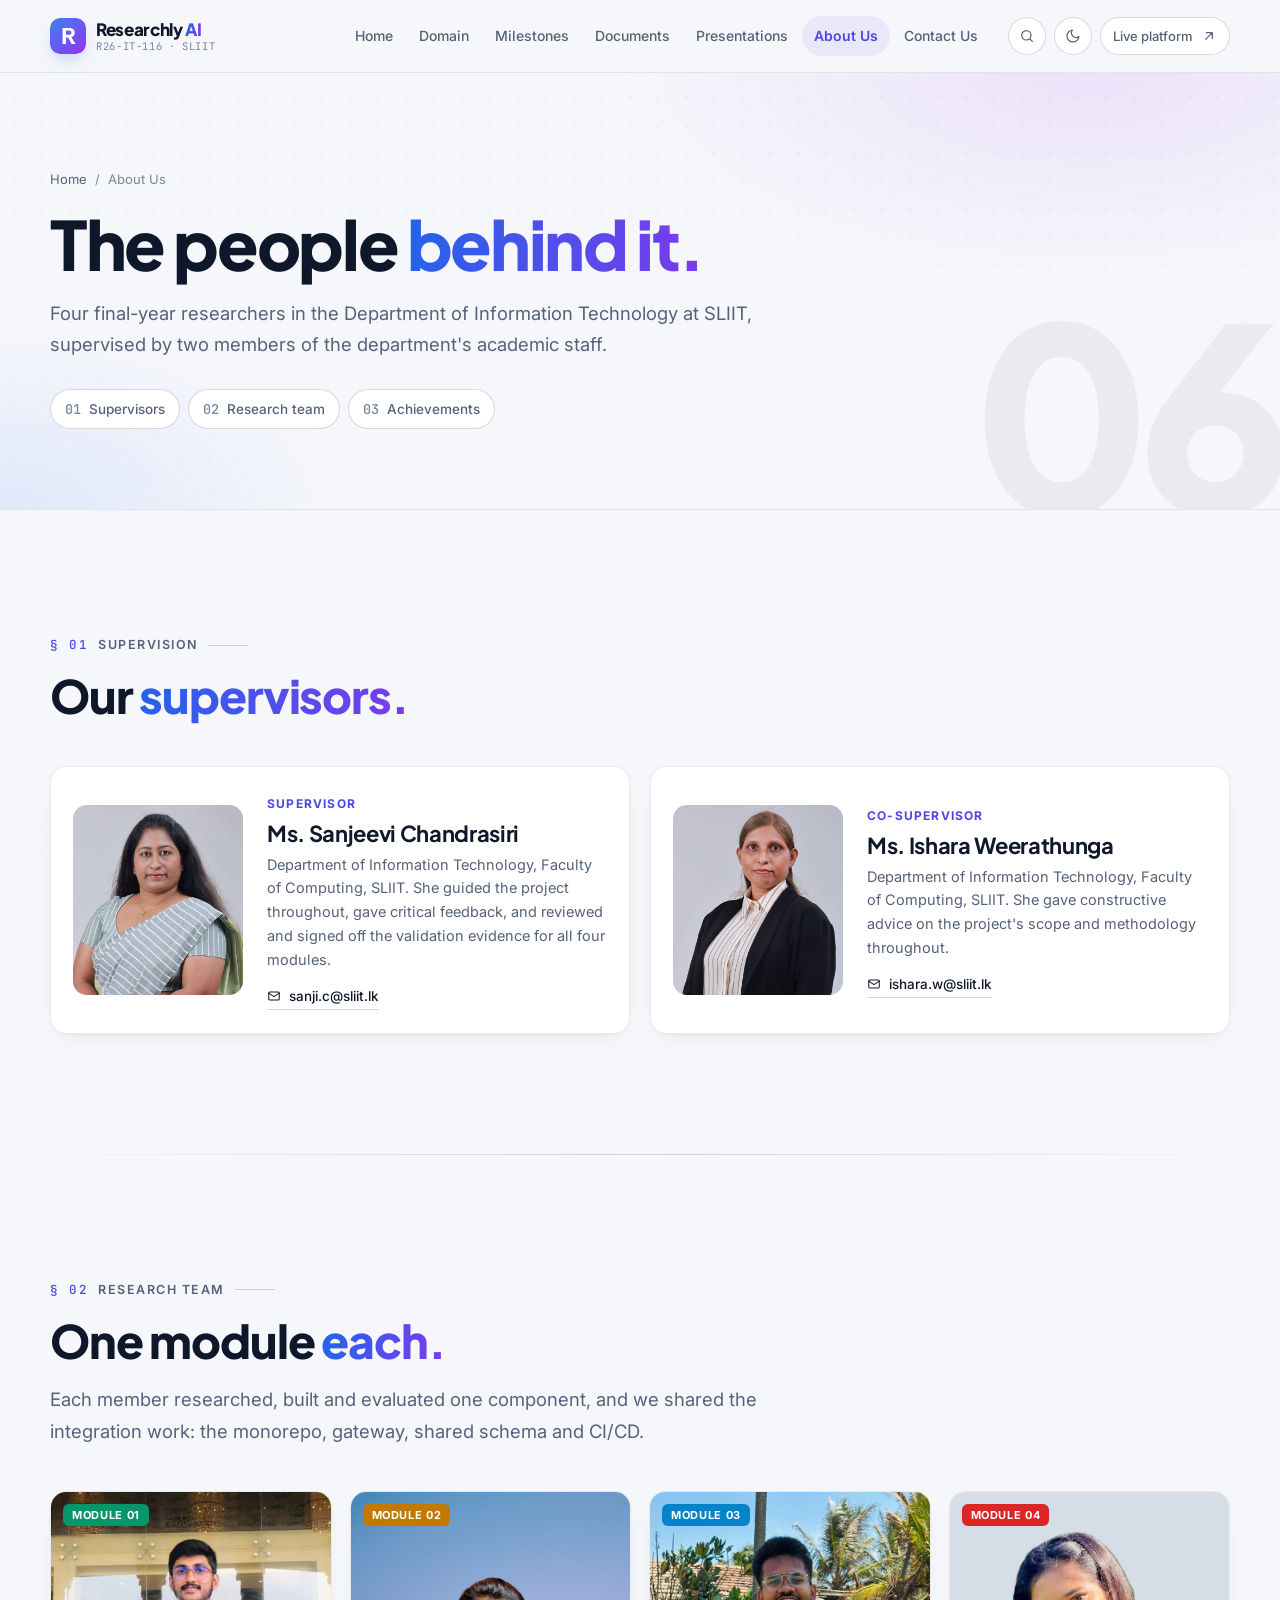
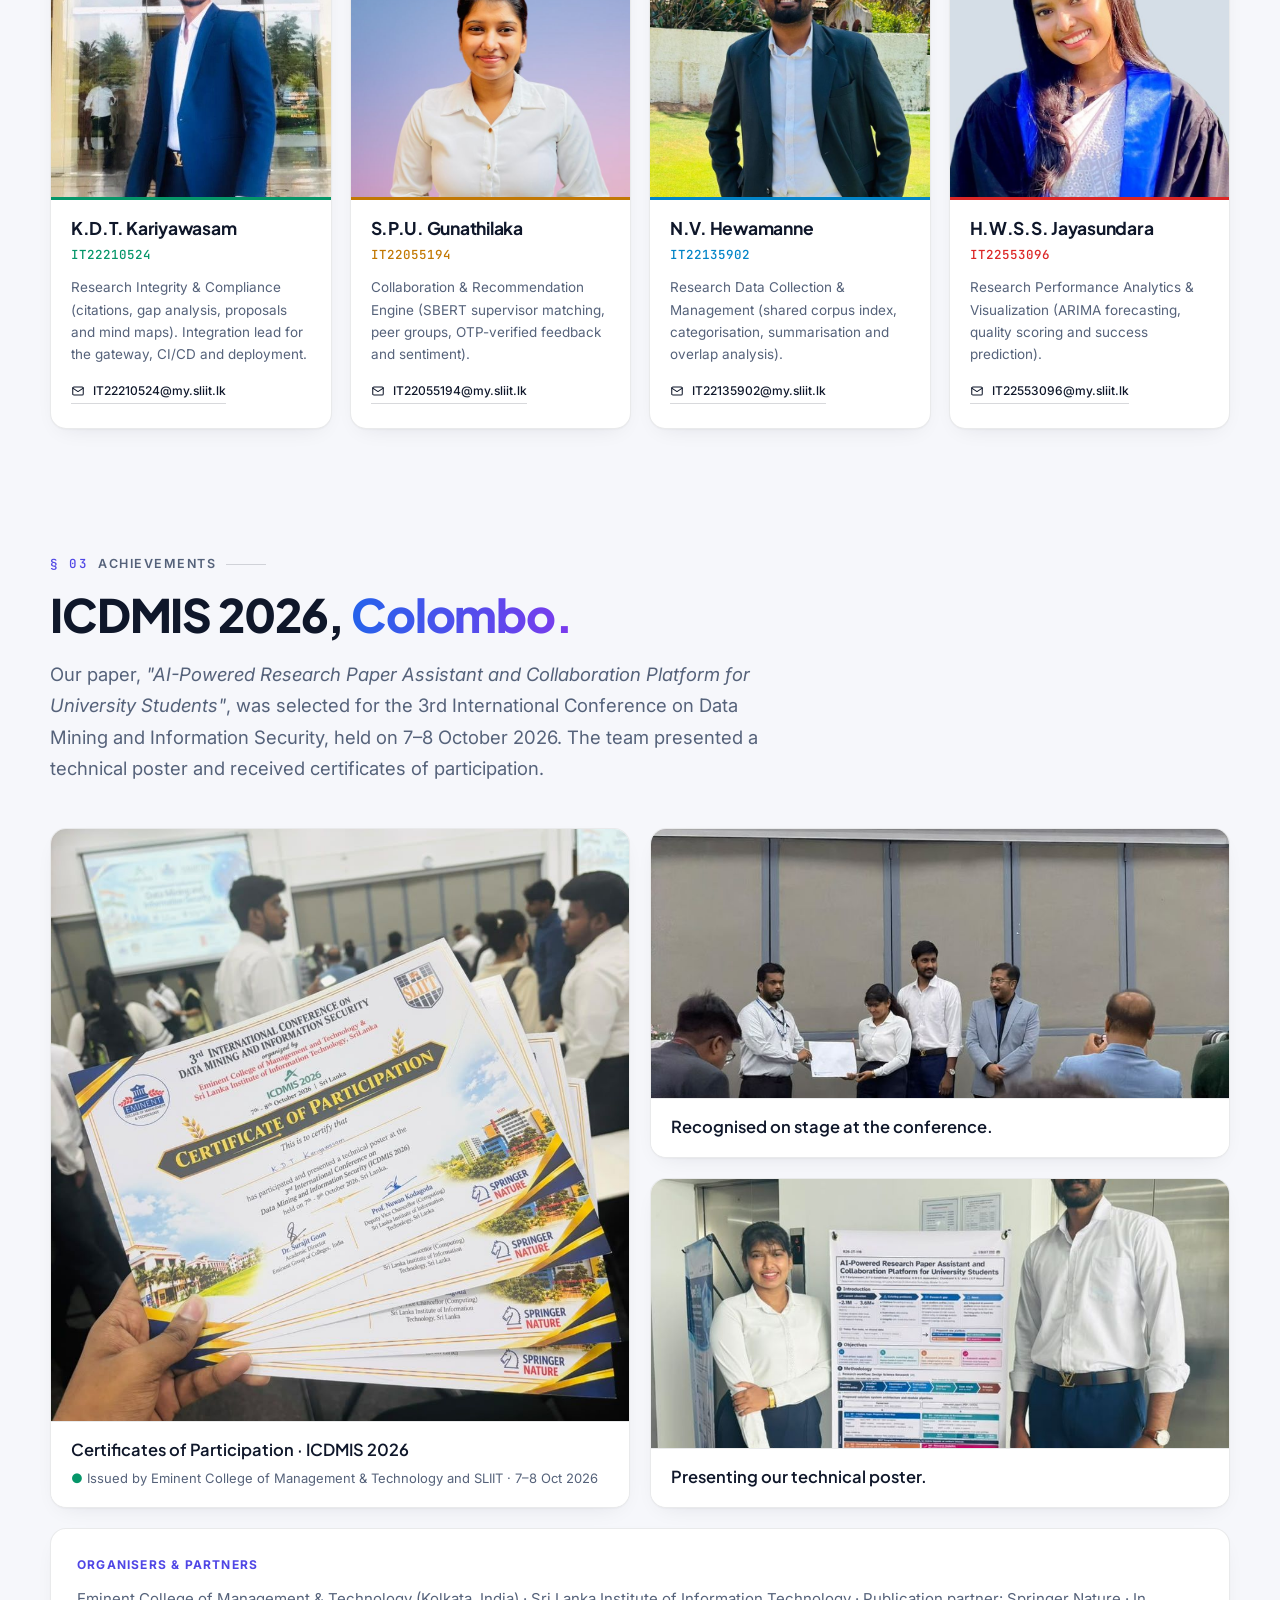
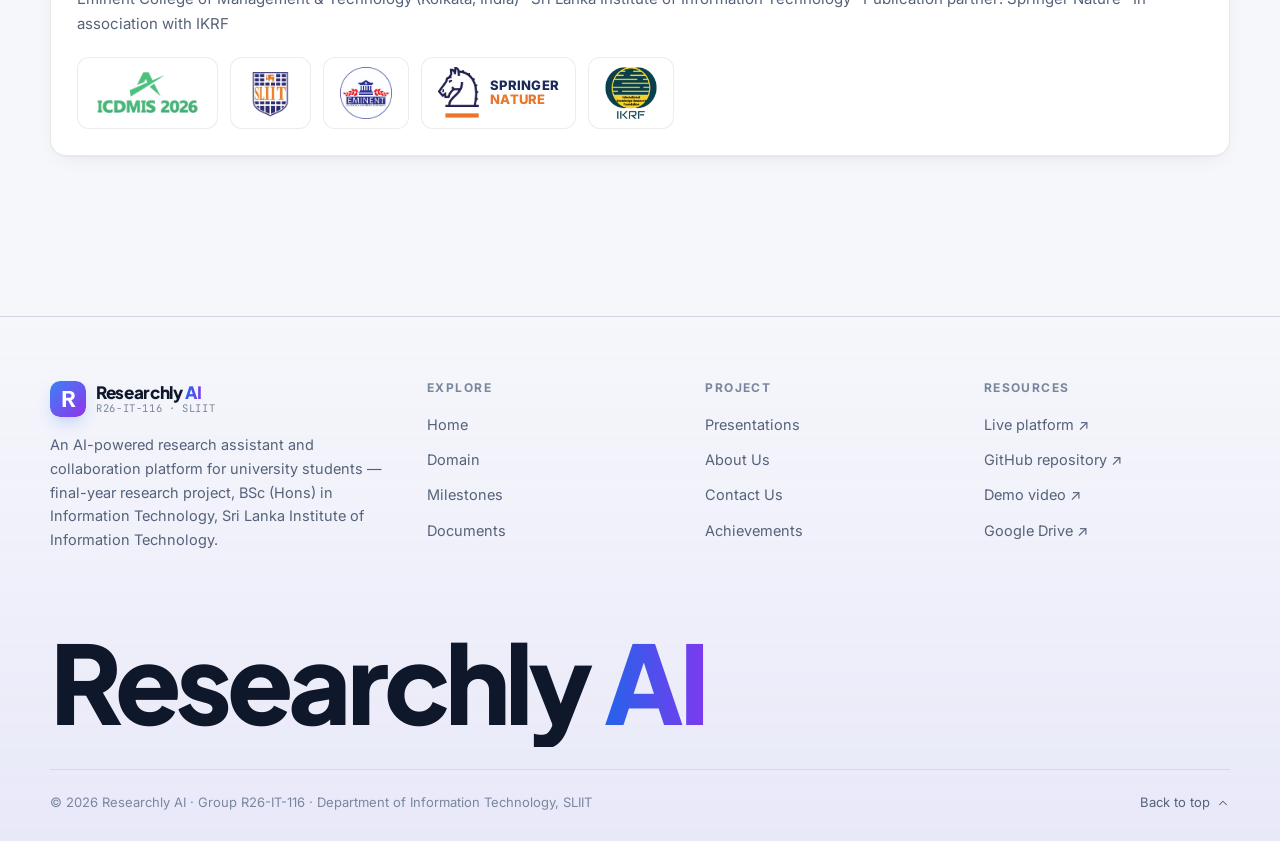
<file: Website/about.html>
<!doctype html>
<html lang="en">
<head>
<meta charset="utf-8">
<meta name="viewport" content="width=device-width, initial-scale=1">
<title>About Us — Researchly AI</title>
<meta name="description" content="Meet the Researchly AI team (R26-IT-116): supervisor Ms. Sanjeevi Chandrasiri, co-supervisor Ms. Ishara Weerathunga, and four BSc (Hons) IT researchers at SLIIT, plus our ICDMIS 2026 achievement.">
<meta name="theme-color" content="#f6f7fb" media="(prefers-color-scheme: light)">
<meta name="theme-color" content="#090d18" media="(prefers-color-scheme: dark)">
<script>try{var t=localStorage.getItem("researchly-theme");if(t==="light"||t==="dark")document.documentElement.setAttribute("data-theme",t)}catch(e){}</script>
<meta property="og:title" content="About Us — Researchly AI">
<meta property="og:description" content="Meet the Researchly AI team (R26-IT-116): supervisor Ms. Sanjeevi Chandrasiri, co-supervisor Ms. Ishara Weerathunga, and four BSc (Hons) IT researchers at SLIIT, plus our ICDMIS 2026 achievement.">
<meta property="og:type" content="website">
<link rel="icon" href="assets/images/favicon.svg" type="image/svg+xml">
<link rel="preconnect" href="https://fonts.googleapis.com">
<link rel="preconnect" href="https://fonts.gstatic.com" crossorigin>
<link href="https://fonts.googleapis.com/css2?family=Inter:wght@400;500;600;700&family=Plus+Jakarta+Sans:wght@600;700;800&family=JetBrains+Mono:wght@400;500&family=Source+Serif+4:ital,wght@0,400;0,600;1,400&display=swap" rel="stylesheet">
<link rel="stylesheet" href="assets/css/style.css">
</head>
<body>
<a class="skip" href="#main">Skip to content</a>
<div class="progress" aria-hidden="true"></div>
<header class="site-header">
  <nav class="nav wrap" aria-label="Main">
    <a class="brand" href="index.html" aria-label="Researchly AI home"><svg class="brand-mark" viewBox="0 0 40 40" aria-hidden="true">
  <defs><linearGradient id="rg-h" x1="0" y1="0" x2="1" y2="1"><stop offset="0" stop-color="#3b82f6"/><stop offset="1" stop-color="#9333ea"/></linearGradient></defs>
  <rect width="40" height="40" rx="10" fill="url(#rg-h)"/>
  <path d="M14 29V11h7.2c3.9 0 6.3 2.1 6.3 5.4 0 2.5-1.4 4.3-3.8 5L28.4 29h-4.3l-4-7.2h-2.3V29zm3.8-10.4h3.1c1.9 0 2.9-.8 2.9-2.3s-1-2.3-2.9-2.3h-3.1z" fill="#fff"/>
</svg><span class="brand-text">Researchly <span class="ai">AI</span><small>R26-IT-116 · SLIIT</small></span></a>
    <ul class="nav-links" id="nav-links"><li><a href="index.html">Home</a></li><li><a href="domain.html">Domain</a></li><li><a href="milestones.html">Milestones</a></li><li><a href="documents.html">Documents</a></li><li><a href="presentations.html">Presentations</a></li><li><a href="about.html" aria-current="page">About Us</a></li><li><a href="contact.html">Contact Us</a></li></ul>
    <div class="nav-tools">
      <button class="icon-btn theme-btn" type="button" data-open-finder aria-label="Search this site (Ctrl + K)" title="Search (Ctrl + K)"><svg viewBox="0 0 24 24" fill="none" stroke="currentColor" stroke-width="1.8" stroke-linecap="round" stroke-linejoin="round" aria-hidden="true"><circle cx="11" cy="11" r="7"/><path d="m20 20-3.5-3.5"/></svg></button>
      <button class="icon-btn theme-btn" type="button" data-theme-toggle aria-label="Switch between light and dark mode" title="Light / dark mode"><svg class="sun" viewBox="0 0 24 24" fill="none" stroke="currentColor" stroke-width="1.8" stroke-linecap="round" stroke-linejoin="round" aria-hidden="true"><circle cx="12" cy="12" r="4"/><path d="M12 2v2M12 20v2M4.9 4.9l1.4 1.4M17.7 17.7l1.4 1.4M2 12h2M20 12h2M4.9 19.1l1.4-1.4M17.7 6.3l1.4-1.4"/></svg><svg class="moon" viewBox="0 0 24 24" fill="none" stroke="currentColor" stroke-width="1.8" stroke-linecap="round" stroke-linejoin="round" aria-hidden="true"><path d="M21 12.8A9 9 0 1 1 11.2 3a7 7 0 0 0 9.8 9.8z"/></svg></button>
      <a class="icon-btn live-btn" href="https://researchly-ai.vercel.app/" target="_blank" rel="noopener">Live platform <svg viewBox="0 0 24 24" fill="none" stroke="currentColor" stroke-width="1.8" stroke-linecap="round" stroke-linejoin="round" aria-hidden="true"><path d="M7 17 17 7M8 7h9v9"/></svg></a>
      <button class="icon-btn menu-btn" type="button" aria-label="Open menu" aria-expanded="false" aria-controls="nav-links"><svg viewBox="0 0 24 24" fill="none" stroke="currentColor" stroke-width="1.8" stroke-linecap="round" stroke-linejoin="round" aria-hidden="true"><path d="M4 7h16M4 12h16M4 17h16"/></svg></button>
    </div>
  </nav>
</header>
<main id="main">
<header class="page-head">
  <div class="wrap">
    <ol class="crumbs"><li><a href="index.html">Home</a></li><li aria-current="page">About Us</li></ol>
    <h1>The people <em>behind it.</em></h1>
    <p class="lead">Four final-year researchers in the Department of Information Technology at SLIIT, supervised by two members of the department's academic staff.</p>
    <ul class="toc" aria-label="On this page">
      <li><a href="#supervisors"><span>01</span>Supervisors</a></li>
      <li><a href="#team"><span>02</span>Research team</a></li>
      <li><a href="#achievements"><span>03</span>Achievements</a></li>
    </ul>
    <span class="big-num" aria-hidden="true">06</span>
  </div>
</header>

<section class="section" id="supervisors">
  <div class="wrap">
    <div class="section-head">
      <span class="eyebrow"><span class="sec">§ 01</span> Supervision</span>
      <h2 class="h2">Our <em>supervisors.</em></h2>
    </div>
    <div class="supervisors">
      <article class="person-lg reveal">
        <img src="assets/images/team/chandrasiri.jpg" alt="Ms. Sanjeevi Chandrasiri" loading="lazy">
        <div>
          <span class="role">Supervisor</span>
          <h3>Ms. Sanjeevi Chandrasiri</h3>
          <p>Department of Information Technology, Faculty of Computing, SLIIT. She guided the project throughout, gave critical feedback, and reviewed and signed off the validation evidence for all four modules.</p>
          <a class="contact-line" href="mailto:sanji.c@sliit.lk"><svg viewBox="0 0 24 24" fill="none" stroke="currentColor" stroke-width="1.8" stroke-linecap="round" stroke-linejoin="round" aria-hidden="true"><rect x="3" y="5" width="18" height="14" rx="2"/><path d="m3 7 9 6 9-6"/></svg> sanji.c@sliit.lk</a>
        </div>
      </article>
      <article class="person-lg reveal" style="--d:.08s">
        <img src="assets/images/team/weerathunga.jpg" alt="Ms. Ishara Weerathunga" loading="lazy">
        <div>
          <span class="role">Co-supervisor</span>
          <h3>Ms. Ishara Weerathunga</h3>
          <p>Department of Information Technology, Faculty of Computing, SLIIT. She gave constructive advice on the project's scope and methodology throughout.</p>
          <a class="contact-line" href="mailto:ishara.w@sliit.lk"><svg viewBox="0 0 24 24" fill="none" stroke="currentColor" stroke-width="1.8" stroke-linecap="round" stroke-linejoin="round" aria-hidden="true"><rect x="3" y="5" width="18" height="14" rx="2"/><path d="m3 7 9 6 9-6"/></svg> ishara.w@sliit.lk</a>
        </div>
      </article>
    </div>
  </div>
</section>

<div class="divider"></div>

<section class="section" id="team">
  <div class="wrap">
    <div class="section-head">
      <span class="eyebrow"><span class="sec">§ 02</span> Research team</span>
      <h2 class="h2">One module <em>each.</em></h2>
      <p class="lead">Each member researched, built and evaluated one component, and we shared the integration work: the monorepo, gateway, shared schema and CI/CD.</p>
    </div>
    <div class="team">
      <article class="member m1 reveal">
        <div class="member-photo"><span class="tag">MODULE 01</span><img src="assets/images/team/kariyawasam.jpg" alt="K.D.T. Kariyawasam" loading="lazy"></div>
        <div class="member-body">
          <h3>K.D.T. Kariyawasam</h3><span class="id">IT22210524</span>
          <p>Research Integrity &amp; Compliance (citations, gap analysis, proposals and mind maps). Integration lead for the gateway, CI/CD and deployment.</p>
          <a class="contact-line" href="mailto:IT22210524@my.sliit.lk"><svg viewBox="0 0 24 24" fill="none" stroke="currentColor" stroke-width="1.8" stroke-linecap="round" stroke-linejoin="round" aria-hidden="true"><rect x="3" y="5" width="18" height="14" rx="2"/><path d="m3 7 9 6 9-6"/></svg> IT22210524@my.sliit.lk</a>
        </div>
      </article>
      <article class="member m2 reveal" style="--d:.06s">
        <div class="member-photo"><span class="tag">MODULE 02</span><img src="assets/images/team/gunathilaka.jpg" alt="S.P.U. Gunathilaka" loading="lazy"></div>
        <div class="member-body">
          <h3>S.P.U. Gunathilaka</h3><span class="id">IT22055194</span>
          <p>Collaboration &amp; Recommendation Engine (SBERT supervisor matching, peer groups, OTP-verified feedback and sentiment).</p>
          <a class="contact-line" href="mailto:IT22055194@my.sliit.lk"><svg viewBox="0 0 24 24" fill="none" stroke="currentColor" stroke-width="1.8" stroke-linecap="round" stroke-linejoin="round" aria-hidden="true"><rect x="3" y="5" width="18" height="14" rx="2"/><path d="m3 7 9 6 9-6"/></svg> IT22055194@my.sliit.lk</a>
        </div>
      </article>
      <article class="member m3 reveal" style="--d:.12s">
        <div class="member-photo"><span class="tag">MODULE 03</span><img src="assets/images/team/hewamanne.jpg" alt="N.V. Hewamanne" loading="lazy"></div>
        <div class="member-body">
          <h3>N.V. Hewamanne</h3><span class="id">IT22135902</span>
          <p>Research Data Collection &amp; Management (shared corpus index, categorisation, summarisation and overlap analysis).</p>
          <a class="contact-line" href="mailto:IT22135902@my.sliit.lk"><svg viewBox="0 0 24 24" fill="none" stroke="currentColor" stroke-width="1.8" stroke-linecap="round" stroke-linejoin="round" aria-hidden="true"><rect x="3" y="5" width="18" height="14" rx="2"/><path d="m3 7 9 6 9-6"/></svg> IT22135902@my.sliit.lk</a>
        </div>
      </article>
      <article class="member m4 reveal" style="--d:.18s">
        <div class="member-photo"><span class="tag">MODULE 04</span><img src="assets/images/team/jayasundara.jpg" alt="H.W.S.S. Jayasundara" loading="lazy"></div>
        <div class="member-body">
          <h3>H.W.S.S. Jayasundara</h3><span class="id">IT22553096</span>
          <p>Research Performance Analytics &amp; Visualization (ARIMA forecasting, quality scoring and success prediction).</p>
          <a class="contact-line" href="mailto:IT22553096@my.sliit.lk"><svg viewBox="0 0 24 24" fill="none" stroke="currentColor" stroke-width="1.8" stroke-linecap="round" stroke-linejoin="round" aria-hidden="true"><rect x="3" y="5" width="18" height="14" rx="2"/><path d="m3 7 9 6 9-6"/></svg> IT22553096@my.sliit.lk</a>
        </div>
      </article>
    </div>
  </div>
</section>

<section class="section" id="achievements" style="padding-top:0">
  <div class="wrap">
    <div class="section-head">
      <span class="eyebrow"><span class="sec">§ 03</span> Achievements</span>
      <h2 class="h2">ICDMIS 2026, <em>Colombo.</em></h2>
      <p class="lead">Our paper, <em>"AI-Powered Research Paper Assistant and Collaboration Platform for University Students"</em>, was selected for the 3rd International Conference on Data Mining and Information Security, held on 7–8 October 2026. The team presented a technical poster and received certificates of participation.</p>
    </div>

    <div class="grid-2" style="align-items:stretch">
      <figure class="fb-card reveal" style="min-height:680px">
        <img src="assets/images/conference/certificates.jpg" alt="ICDMIS 2026 Certificates of Participation issued to the Researchly AI team" loading="lazy">
        <figcaption><blockquote>Certificates of Participation · ICDMIS 2026</blockquote><div class="who"><b>●</b> Issued by Eminent College of Management &amp; Technology and SLIIT · 7–8 Oct 2026</div></figcaption>
      </figure>
      <div style="display:grid;gap:20px">
        <figure class="fb-card reveal" style="min-height:330px;--d:.06s">
          <img src="assets/images/conference/award.jpg" alt="Team members on stage at the ICDMIS 2026 ceremony" loading="lazy" style="object-position:center 70%">
          <figcaption><blockquote>Recognised on stage at the conference.</blockquote></figcaption>
        </figure>
        <figure class="fb-card reveal" style="min-height:330px;--d:.12s">
          <img src="assets/images/conference/poster.jpg" alt="Team members presenting the Researchly AI poster" loading="lazy" style="object-position:center 40%">
          <figcaption><blockquote>Presenting our technical poster.</blockquote></figcaption>
        </figure>
      </div>
    </div>

    <div class="card reveal" style="margin-top:20px;display:flex;justify-content:space-between;align-items:center;gap:20px;flex-wrap:wrap">
      <div><span class="k">ORGANISERS &amp; PARTNERS</span><p style="margin:0">Eminent College of Management &amp; Technology (Kolkata, India) · Sri Lanka Institute of Information Technology · Publication partner: Springer Nature · In association with IKRF</p></div>
      <div class="logo-row" style="margin-top:0">
        <span class="logo-tile"><img src="assets/images/logos/icdmis.png" alt="ICDMIS 2026" loading="lazy"></span>
        <span class="logo-tile"><img src="assets/images/logos/sliit.png" alt="SLIIT" loading="lazy"></span>
        <span class="logo-tile"><img src="assets/images/logos/eminent.png" alt="Eminent College of Management &amp; Technology" loading="lazy"></span>
        <span class="logo-tile"><img src="assets/images/logos/springer.png" alt="" loading="lazy"><span class="sn">Springer<span>Nature</span></span></span>
        <span class="logo-tile"><img src="assets/images/logos/ikrf.png" alt="IKRF" loading="lazy"></span>
      </div>
    </div>
  </div>
</section>
</main>
<footer class="site-footer">
  <div class="wrap">
    <div class="foot-grid">
      <div>
        <a class="brand" href="index.html"><svg class="brand-mark" viewBox="0 0 40 40" aria-hidden="true">
  <defs><linearGradient id="rg-f" x1="0" y1="0" x2="1" y2="1"><stop offset="0" stop-color="#3b82f6"/><stop offset="1" stop-color="#9333ea"/></linearGradient></defs>
  <rect width="40" height="40" rx="10" fill="url(#rg-f)"/>
  <path d="M14 29V11h7.2c3.9 0 6.3 2.1 6.3 5.4 0 2.5-1.4 4.3-3.8 5L28.4 29h-4.3l-4-7.2h-2.3V29zm3.8-10.4h3.1c1.9 0 2.9-.8 2.9-2.3s-1-2.3-2.9-2.3h-3.1z" fill="#fff"/>
</svg><span class="brand-text">Researchly <span class="ai">AI</span><small>R26-IT-116 · SLIIT</small></span></a>
        <p style="margin-top:16px">An AI-powered research assistant and collaboration platform for university students — final-year research project, BSc (Hons) in Information Technology, Sri Lanka Institute of Information Technology.</p>
      </div>
      <div><h4>Explore</h4><ul>
        <li><a href="index.html">Home</a></li><li><a href="domain.html">Domain</a></li>
        <li><a href="milestones.html">Milestones</a></li><li><a href="documents.html">Documents</a></li>
      </ul></div>
      <div><h4>Project</h4><ul>
        <li><a href="presentations.html">Presentations</a></li><li><a href="about.html">About Us</a></li>
        <li><a href="contact.html">Contact Us</a></li><li><a href="about.html#achievements">Achievements</a></li>
      </ul></div>
      <div><h4>Resources</h4><ul>
        <li><a href="https://researchly-ai.vercel.app/" target="_blank" rel="noopener">Live platform ↗</a></li>
        <li><a href="https://github.com/dilumonline2000/R26-IT-116-Researchly-Ai-" target="_blank" rel="noopener">GitHub repository ↗</a></li>
        <li><a href="https://youtu.be/7BuNPmz995Q" target="_blank" rel="noopener">Demo video ↗</a></li>
        <li><a href="https://drive.google.com/drive/folders/1Wh-0akTEBXX2C-2BqsnoxqkH0JTby54T?usp=drive_link" target="_blank" rel="noopener">Google Drive ↗</a></li>
      </ul></div>
    </div>
    <div class="foot-word" aria-hidden="true">Researchly <span>AI</span></div>
    <div class="foot-bottom">
      <span>© <span data-year>2026</span> Researchly AI · Group R26-IT-116 · Department of Information Technology, SLIIT</span>
      <a class="to-top" href="#main">Back to top <svg viewBox="0 0 24 24" fill="none" stroke="currentColor" stroke-width="1.8" stroke-linecap="round" stroke-linejoin="round" aria-hidden="true"><path d="m18 15-6-6-6 6"/></svg></a>
    </div>
  </div>
</footer>
<div class="finder" role="dialog" aria-modal="true" aria-label="Search this site">
  <div class="finder-box">
    <div class="finder-input"><svg viewBox="0 0 24 24" fill="none" stroke="currentColor" stroke-width="1.8" stroke-linecap="round" stroke-linejoin="round" aria-hidden="true"><circle cx="11" cy="11" r="7"/><path d="m20 20-3.5-3.5"/></svg><input type="text" placeholder="Search pages, sections and documents…" aria-label="Search"><kbd>Esc</kbd></div>
    <ul class="finder-results"></ul>
  </div>
</div>
<script src="assets/js/main.js" defer></script>
</body>
</html>
</file>
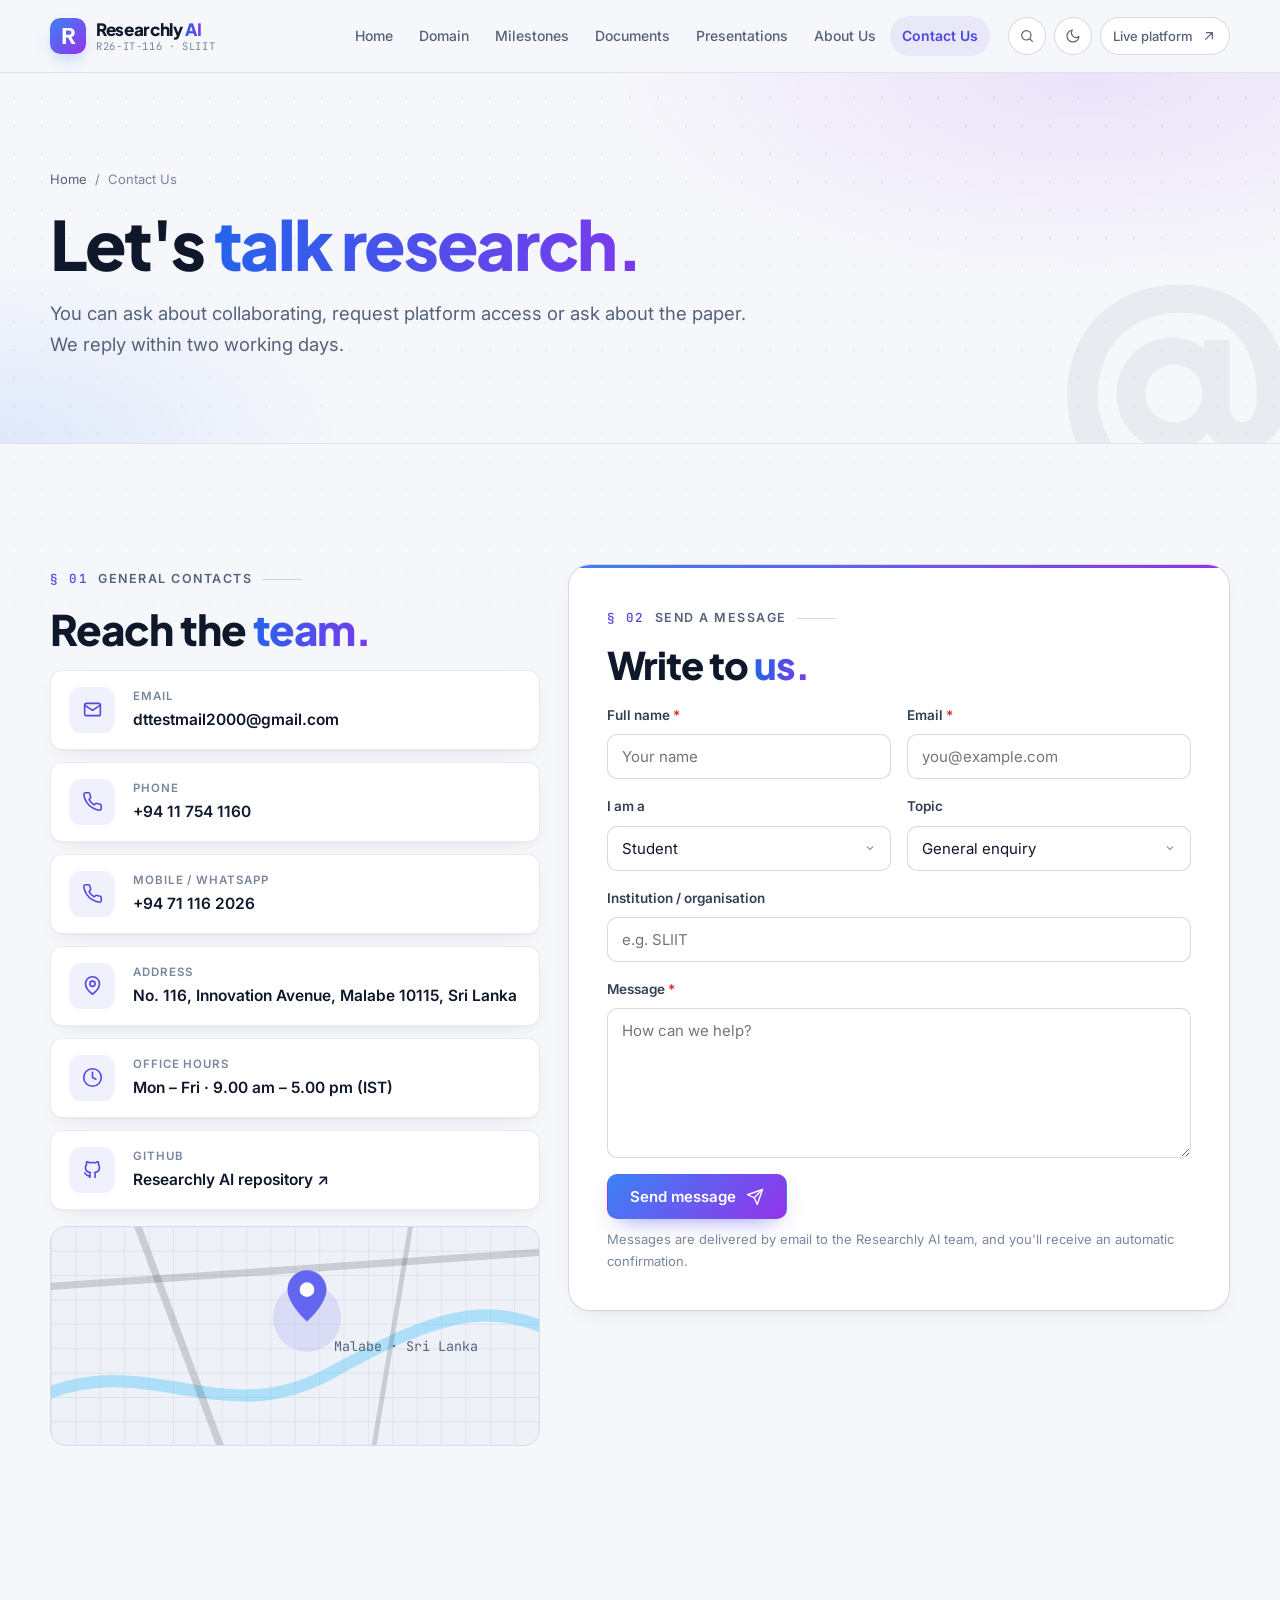
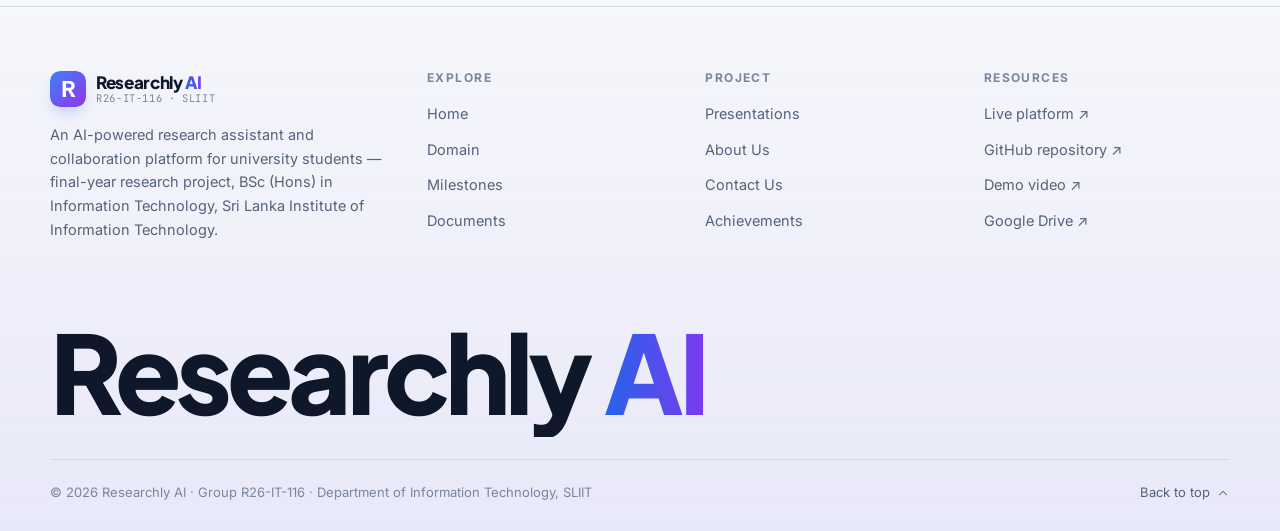
<file: Website/contact.html>
<!doctype html>
<html lang="en">
<head>
<meta charset="utf-8">
<meta name="viewport" content="width=device-width, initial-scale=1">
<title>Contact Us — Researchly AI</title>
<meta name="description" content="Contact the Researchly AI research team (R26-IT-116, SLIIT): phone, email, address and an enquiry form.">
<meta name="theme-color" content="#f6f7fb" media="(prefers-color-scheme: light)">
<meta name="theme-color" content="#090d18" media="(prefers-color-scheme: dark)">
<script>try{var t=localStorage.getItem("researchly-theme");if(t==="light"||t==="dark")document.documentElement.setAttribute("data-theme",t)}catch(e){}</script>
<meta property="og:title" content="Contact Us — Researchly AI">
<meta property="og:description" content="Contact the Researchly AI research team (R26-IT-116, SLIIT): phone, email, address and an enquiry form.">
<meta property="og:type" content="website">
<link rel="icon" href="assets/images/favicon.svg" type="image/svg+xml">
<link rel="preconnect" href="https://fonts.googleapis.com">
<link rel="preconnect" href="https://fonts.gstatic.com" crossorigin>
<link href="https://fonts.googleapis.com/css2?family=Inter:wght@400;500;600;700&family=Plus+Jakarta+Sans:wght@600;700;800&family=JetBrains+Mono:wght@400;500&family=Source+Serif+4:ital,wght@0,400;0,600;1,400&display=swap" rel="stylesheet">
<link rel="stylesheet" href="assets/css/style.css">
</head>
<body>
<a class="skip" href="#main">Skip to content</a>
<div class="progress" aria-hidden="true"></div>
<header class="site-header">
  <nav class="nav wrap" aria-label="Main">
    <a class="brand" href="index.html" aria-label="Researchly AI home"><svg class="brand-mark" viewBox="0 0 40 40" aria-hidden="true">
  <defs><linearGradient id="rg-h" x1="0" y1="0" x2="1" y2="1"><stop offset="0" stop-color="#3b82f6"/><stop offset="1" stop-color="#9333ea"/></linearGradient></defs>
  <rect width="40" height="40" rx="10" fill="url(#rg-h)"/>
  <path d="M14 29V11h7.2c3.9 0 6.3 2.1 6.3 5.4 0 2.5-1.4 4.3-3.8 5L28.4 29h-4.3l-4-7.2h-2.3V29zm3.8-10.4h3.1c1.9 0 2.9-.8 2.9-2.3s-1-2.3-2.9-2.3h-3.1z" fill="#fff"/>
</svg><span class="brand-text">Researchly <span class="ai">AI</span><small>R26-IT-116 · SLIIT</small></span></a>
    <ul class="nav-links" id="nav-links"><li><a href="index.html">Home</a></li><li><a href="domain.html">Domain</a></li><li><a href="milestones.html">Milestones</a></li><li><a href="documents.html">Documents</a></li><li><a href="presentations.html">Presentations</a></li><li><a href="about.html">About Us</a></li><li><a href="contact.html" aria-current="page">Contact Us</a></li></ul>
    <div class="nav-tools">
      <button class="icon-btn theme-btn" type="button" data-open-finder aria-label="Search this site (Ctrl + K)" title="Search (Ctrl + K)"><svg viewBox="0 0 24 24" fill="none" stroke="currentColor" stroke-width="1.8" stroke-linecap="round" stroke-linejoin="round" aria-hidden="true"><circle cx="11" cy="11" r="7"/><path d="m20 20-3.5-3.5"/></svg></button>
      <button class="icon-btn theme-btn" type="button" data-theme-toggle aria-label="Switch between light and dark mode" title="Light / dark mode"><svg class="sun" viewBox="0 0 24 24" fill="none" stroke="currentColor" stroke-width="1.8" stroke-linecap="round" stroke-linejoin="round" aria-hidden="true"><circle cx="12" cy="12" r="4"/><path d="M12 2v2M12 20v2M4.9 4.9l1.4 1.4M17.7 17.7l1.4 1.4M2 12h2M20 12h2M4.9 19.1l1.4-1.4M17.7 6.3l1.4-1.4"/></svg><svg class="moon" viewBox="0 0 24 24" fill="none" stroke="currentColor" stroke-width="1.8" stroke-linecap="round" stroke-linejoin="round" aria-hidden="true"><path d="M21 12.8A9 9 0 1 1 11.2 3a7 7 0 0 0 9.8 9.8z"/></svg></button>
      <a class="icon-btn live-btn" href="https://researchly-ai.vercel.app/" target="_blank" rel="noopener">Live platform <svg viewBox="0 0 24 24" fill="none" stroke="currentColor" stroke-width="1.8" stroke-linecap="round" stroke-linejoin="round" aria-hidden="true"><path d="M7 17 17 7M8 7h9v9"/></svg></a>
      <button class="icon-btn menu-btn" type="button" aria-label="Open menu" aria-expanded="false" aria-controls="nav-links"><svg viewBox="0 0 24 24" fill="none" stroke="currentColor" stroke-width="1.8" stroke-linecap="round" stroke-linejoin="round" aria-hidden="true"><path d="M4 7h16M4 12h16M4 17h16"/></svg></button>
    </div>
  </nav>
</header>
<main id="main">
<header class="page-head">
  <div class="wrap">
    <ol class="crumbs"><li><a href="index.html">Home</a></li><li aria-current="page">Contact Us</li></ol>
    <h1>Let's <em>talk research.</em></h1>
    <p class="lead">You can ask about collaborating, request platform access or ask about the paper. We reply within two working days.</p>
    <span class="big-num" aria-hidden="true">@</span>
  </div>
</header>

<section class="section">
  <div class="wrap contact-grid">
    <div id="details">
      <span class="eyebrow"><span class="sec">§ 01</span> General contacts</span>
      <h2 class="h2" style="font-size:clamp(30px,3.4vw,42px)">Reach the <em>team.</em></h2>
      <div class="info-list">
        <a class="info reveal" href="mailto:dttestmail2000@gmail.com"><span class="ic"><svg viewBox="0 0 24 24" fill="none" stroke="currentColor" stroke-width="1.8" stroke-linecap="round" stroke-linejoin="round" aria-hidden="true"><rect x="3" y="5" width="18" height="14" rx="2"/><path d="m3 7 9 6 9-6"/></svg></span><span><small>Email</small><b>dttestmail2000@gmail.com</b></span></a>
        <a class="info reveal" href="tel:+94117541160" style="--d:.05s"><span class="ic"><svg viewBox="0 0 24 24" fill="none" stroke="currentColor" stroke-width="1.8" stroke-linecap="round" stroke-linejoin="round" aria-hidden="true"><path d="M22 16.9v3a2 2 0 0 1-2.2 2 19.8 19.8 0 0 1-8.6-3.1 19.5 19.5 0 0 1-6-6A19.8 19.8 0 0 1 2.1 4.2 2 2 0 0 1 4.1 2h3a2 2 0 0 1 2 1.7c.1 1 .4 1.9.7 2.8a2 2 0 0 1-.5 2.1L8 9.9a16 16 0 0 0 6 6l1.3-1.3a2 2 0 0 1 2.1-.4c.9.3 1.8.6 2.8.7a2 2 0 0 1 1.7 2z"/></svg></span><span><small>Phone</small><b>+94 11 754 1160</b></span></a>
        <a class="info reveal" href="tel:+94711162026" style="--d:.1s"><span class="ic"><svg viewBox="0 0 24 24" fill="none" stroke="currentColor" stroke-width="1.8" stroke-linecap="round" stroke-linejoin="round" aria-hidden="true"><path d="M22 16.9v3a2 2 0 0 1-2.2 2 19.8 19.8 0 0 1-8.6-3.1 19.5 19.5 0 0 1-6-6A19.8 19.8 0 0 1 2.1 4.2 2 2 0 0 1 4.1 2h3a2 2 0 0 1 2 1.7c.1 1 .4 1.9.7 2.8a2 2 0 0 1-.5 2.1L8 9.9a16 16 0 0 0 6 6l1.3-1.3a2 2 0 0 1 2.1-.4c.9.3 1.8.6 2.8.7a2 2 0 0 1 1.7 2z"/></svg></span><span><small>Mobile / WhatsApp</small><b>+94 71 116 2026</b></span></a>
        <div class="info reveal" style="--d:.15s"><span class="ic"><svg viewBox="0 0 24 24" fill="none" stroke="currentColor" stroke-width="1.8" stroke-linecap="round" stroke-linejoin="round" aria-hidden="true"><path d="M20 10c0 6-8 12-8 12s-8-6-8-12a8 8 0 0 1 16 0z"/><circle cx="12" cy="10" r="3"/></svg></span><span><small>Address</small><b>No. 116, Innovation Avenue, Malabe 10115, Sri Lanka</b></span></div>
        <div class="info reveal" style="--d:.2s"><span class="ic"><svg viewBox="0 0 24 24" fill="none" stroke="currentColor" stroke-width="1.8" stroke-linecap="round" stroke-linejoin="round" aria-hidden="true"><circle cx="12" cy="12" r="10"/><path d="M12 6v6l4 2"/></svg></span><span><small>Office hours</small><b>Mon – Fri · 9.00 am – 5.00 pm (IST)</b></span></div>
        <a class="info reveal" href="https://github.com/dilumonline2000/R26-IT-116-Researchly-Ai-" target="_blank" rel="noopener" style="--d:.25s"><span class="ic"><svg viewBox="0 0 24 24" fill="none" stroke="currentColor" stroke-width="1.8" stroke-linecap="round" stroke-linejoin="round" aria-hidden="true"><path d="M9 19c-4.3 1.4-4.3-2.5-6-3m12 5v-3.5c0-1 .1-1.4-.5-2 2.8-.3 5.5-1.4 5.5-6a4.6 4.6 0 0 0-1.3-3.2 4.2 4.2 0 0 0-.1-3.2s-1.1-.3-3.5 1.3a12.3 12.3 0 0 0-6.2 0C6.5 2.8 5.4 3.1 5.4 3.1a4.2 4.2 0 0 0-.1 3.2A4.6 4.6 0 0 0 4 9.5c0 4.6 2.7 5.7 5.5 6-.6.6-.6 1.2-.5 2V21"/></svg></span><span><small>GitHub</small><b>Researchly AI repository ↗</b></span></a>
      </div>
      <div class="map-card reveal" style="margin-top:16px" aria-hidden="true">
        <svg viewBox="0 0 400 220" preserveAspectRatio="xMidYMid slice">
          <defs><pattern id="g" width="20" height="20" patternUnits="userSpaceOnUse"><path d="M20 0H0V20" fill="none" class="grid-line"/></pattern></defs>
          <rect width="400" height="220" fill="url(#g)"/>
          <path d="M-10 160 C 80 120, 140 190, 230 140 S 360 80, 420 110" fill="none" stroke="rgba(56,189,248,.35)" stroke-width="10" stroke-linecap="round"/>
          <path d="M60 -10 L 150 230" class="road" stroke-width="6"/>
          <path d="M-10 70 L 420 40" class="road" stroke-width="6"/>
          <path d="M300 -10 L 260 230" class="road" stroke-width="4"/>
          <circle cx="210" cy="95" r="28" fill="rgba(99,102,241,.15)"/>
          <g class="map-pin"><path d="M210 98c0 0-16-14-16-26a16 16 0 0 1 32 0c0 12-16 26-16 26z" fill="#6366f1"/><circle cx="210" cy="72" r="6" fill="#fff"/></g>
          <text class="lbl" x="232" y="122" font-family="JetBrains Mono, monospace" font-size="11">Malabe · Sri Lanka</text>
        </svg>
      </div>
    </div>

    <div class="form-card reveal" id="form">
      <span class="eyebrow"><span class="sec">§ 02</span> Send a message</span>
      <h2 class="h2" style="font-size:clamp(28px,3vw,38px)">Write to <em>us.</em></h2>
      <form id="contact-form" action="https://formsubmit.co/dttestmail2000@gmail.com" data-ajax="https://formsubmit.co/ajax/dttestmail2000@gmail.com" method="POST">
        <input type="hidden" name="_subject" value="[Researchly AI] New website enquiry">
        <input type="hidden" name="_template" value="table">
        <input type="hidden" name="_captcha" value="false">
        <input type="hidden" name="_autoresponse" value="Thank you for contacting the Researchly AI team (R26-IT-116, SLIIT). We have received your message and will reply within two working days. — Researchly AI Research Team">
        <input type="text" name="_honey" style="display:none" tabindex="-1" autocomplete="off" aria-hidden="true">
        <div class="form-row">
          <div class="field"><label for="f-name">Full name <span>*</span></label><input id="f-name" name="name" type="text" required autocomplete="name" placeholder="Your name"></div>
          <div class="field"><label for="f-email">Email <span>*</span></label><input id="f-email" name="email" type="email" required autocomplete="email" placeholder="you@example.com"></div>
        </div>
        <div class="form-row">
          <div class="field"><label for="f-role">I am a</label>
            <select id="f-role" name="role"><option>Student</option><option>Supervisor / academic</option><option>Research coordinator</option><option>Industry professional</option><option>Other</option></select></div>
          <div class="field"><label for="f-topic">Topic</label>
            <select id="f-topic" name="topic"><option>General enquiry</option><option>Collaboration</option><option>Platform access / demo</option><option>Research paper</option><option>Feedback on the platform</option></select></div>
        </div>
        <div class="field"><label for="f-org">Institution / organisation</label><input id="f-org" name="organisation" type="text" autocomplete="organization" placeholder="e.g. SLIIT"></div>
        <div class="field"><label for="f-msg">Message <span>*</span></label><textarea id="f-msg" name="message" required minlength="10" placeholder="How can we help?"></textarea></div>
        <button class="btn btn-primary" type="submit">Send message <svg viewBox="0 0 24 24" fill="none" stroke="currentColor" stroke-width="1.8" stroke-linecap="round" stroke-linejoin="round" aria-hidden="true"><path d="m22 2-7 20-4-9-9-4z"/><path d="M22 2 11 13"/></svg></button>
        <p class="form-note">Messages are delivered by email to the Researchly AI team, and you'll receive an automatic confirmation.</p>
        <div class="form-status" role="status" aria-live="polite"></div>
      </form>
    </div>
  </div>
</section>
</main>
<footer class="site-footer">
  <div class="wrap">
    <div class="foot-grid">
      <div>
        <a class="brand" href="index.html"><svg class="brand-mark" viewBox="0 0 40 40" aria-hidden="true">
  <defs><linearGradient id="rg-f" x1="0" y1="0" x2="1" y2="1"><stop offset="0" stop-color="#3b82f6"/><stop offset="1" stop-color="#9333ea"/></linearGradient></defs>
  <rect width="40" height="40" rx="10" fill="url(#rg-f)"/>
  <path d="M14 29V11h7.2c3.9 0 6.3 2.1 6.3 5.4 0 2.5-1.4 4.3-3.8 5L28.4 29h-4.3l-4-7.2h-2.3V29zm3.8-10.4h3.1c1.9 0 2.9-.8 2.9-2.3s-1-2.3-2.9-2.3h-3.1z" fill="#fff"/>
</svg><span class="brand-text">Researchly <span class="ai">AI</span><small>R26-IT-116 · SLIIT</small></span></a>
        <p style="margin-top:16px">An AI-powered research assistant and collaboration platform for university students — final-year research project, BSc (Hons) in Information Technology, Sri Lanka Institute of Information Technology.</p>
      </div>
      <div><h4>Explore</h4><ul>
        <li><a href="index.html">Home</a></li><li><a href="domain.html">Domain</a></li>
        <li><a href="milestones.html">Milestones</a></li><li><a href="documents.html">Documents</a></li>
      </ul></div>
      <div><h4>Project</h4><ul>
        <li><a href="presentations.html">Presentations</a></li><li><a href="about.html">About Us</a></li>
        <li><a href="contact.html">Contact Us</a></li><li><a href="about.html#achievements">Achievements</a></li>
      </ul></div>
      <div><h4>Resources</h4><ul>
        <li><a href="https://researchly-ai.vercel.app/" target="_blank" rel="noopener">Live platform ↗</a></li>
        <li><a href="https://github.com/dilumonline2000/R26-IT-116-Researchly-Ai-" target="_blank" rel="noopener">GitHub repository ↗</a></li>
        <li><a href="https://youtu.be/7BuNPmz995Q" target="_blank" rel="noopener">Demo video ↗</a></li>
        <li><a href="https://drive.google.com/drive/folders/1Wh-0akTEBXX2C-2BqsnoxqkH0JTby54T?usp=drive_link" target="_blank" rel="noopener">Google Drive ↗</a></li>
      </ul></div>
    </div>
    <div class="foot-word" aria-hidden="true">Researchly <span>AI</span></div>
    <div class="foot-bottom">
      <span>© <span data-year>2026</span> Researchly AI · Group R26-IT-116 · Department of Information Technology, SLIIT</span>
      <a class="to-top" href="#main">Back to top <svg viewBox="0 0 24 24" fill="none" stroke="currentColor" stroke-width="1.8" stroke-linecap="round" stroke-linejoin="round" aria-hidden="true"><path d="m18 15-6-6-6 6"/></svg></a>
    </div>
  </div>
</footer>
<div class="finder" role="dialog" aria-modal="true" aria-label="Search this site">
  <div class="finder-box">
    <div class="finder-input"><svg viewBox="0 0 24 24" fill="none" stroke="currentColor" stroke-width="1.8" stroke-linecap="round" stroke-linejoin="round" aria-hidden="true"><circle cx="11" cy="11" r="7"/><path d="m20 20-3.5-3.5"/></svg><input type="text" placeholder="Search pages, sections and documents…" aria-label="Search"><kbd>Esc</kbd></div>
    <ul class="finder-results"></ul>
  </div>
</div>
<script src="assets/js/main.js" defer></script>
</body>
</html>
</file>
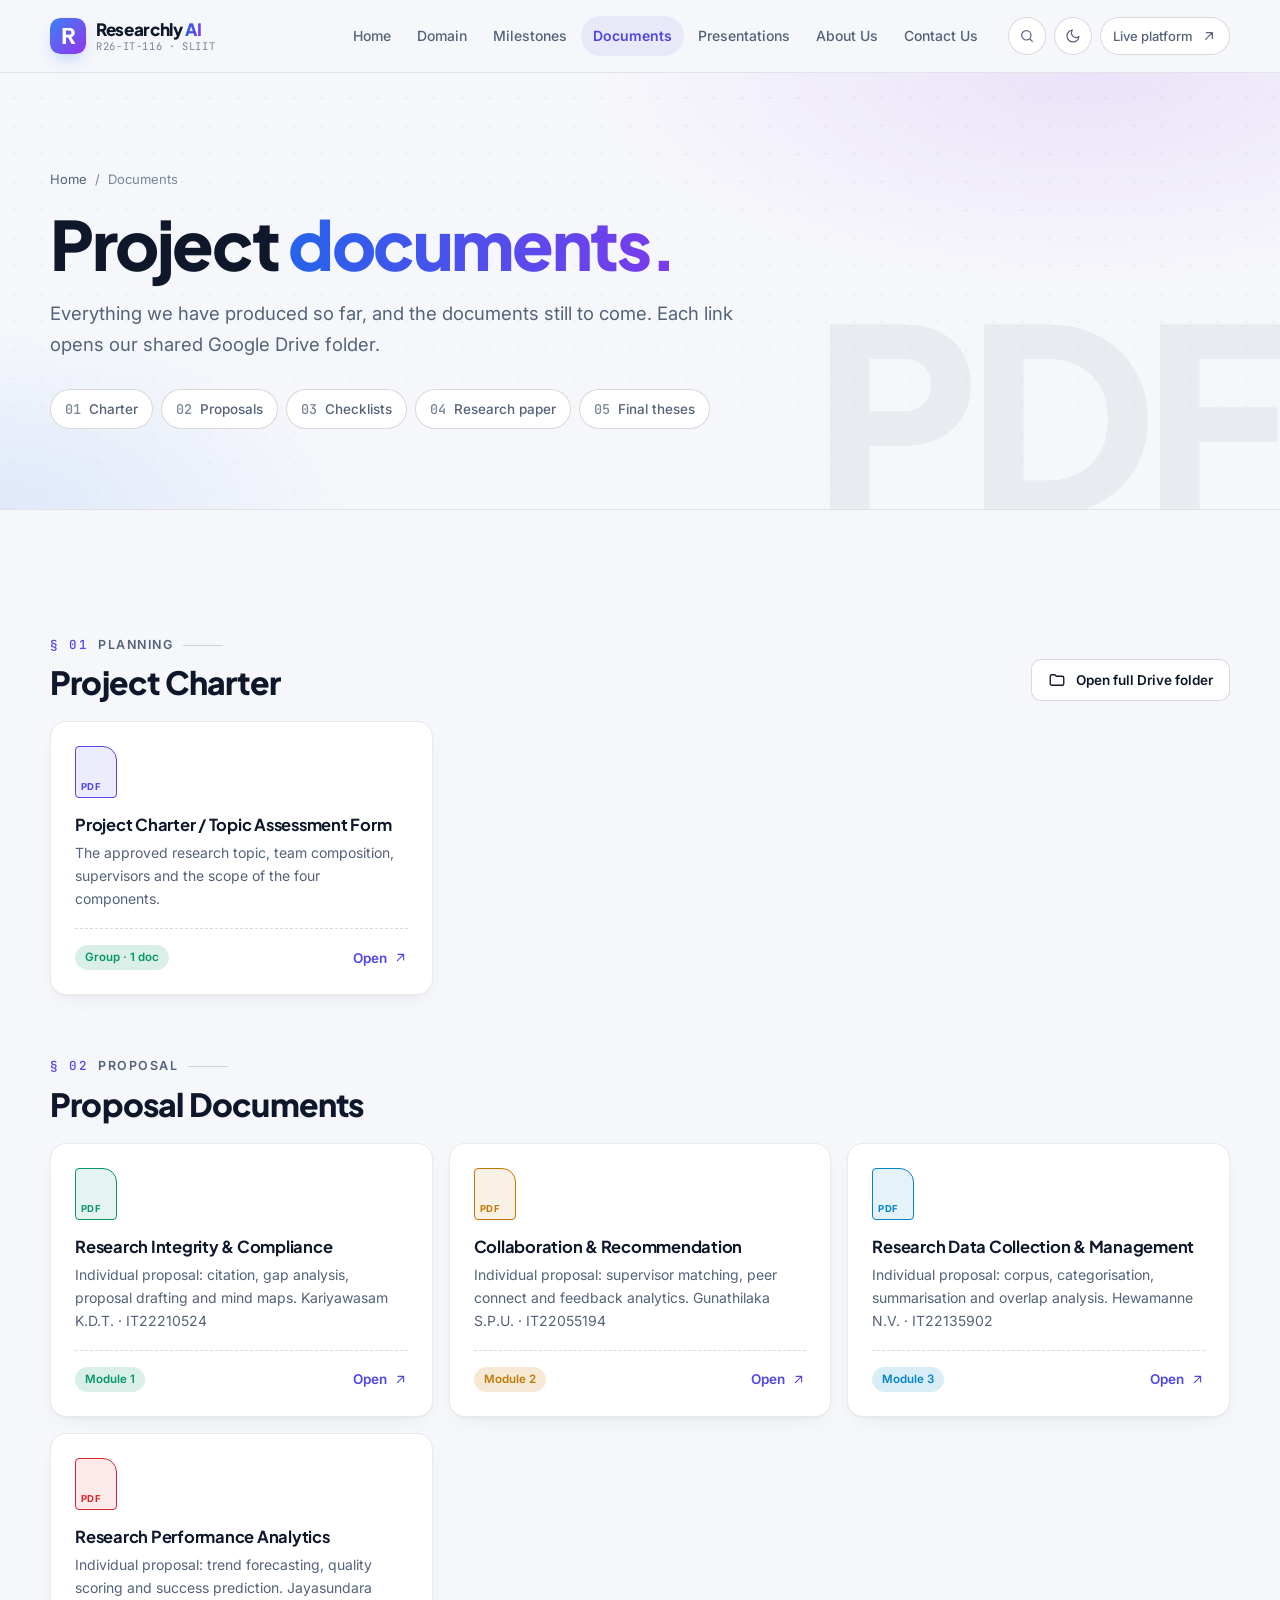
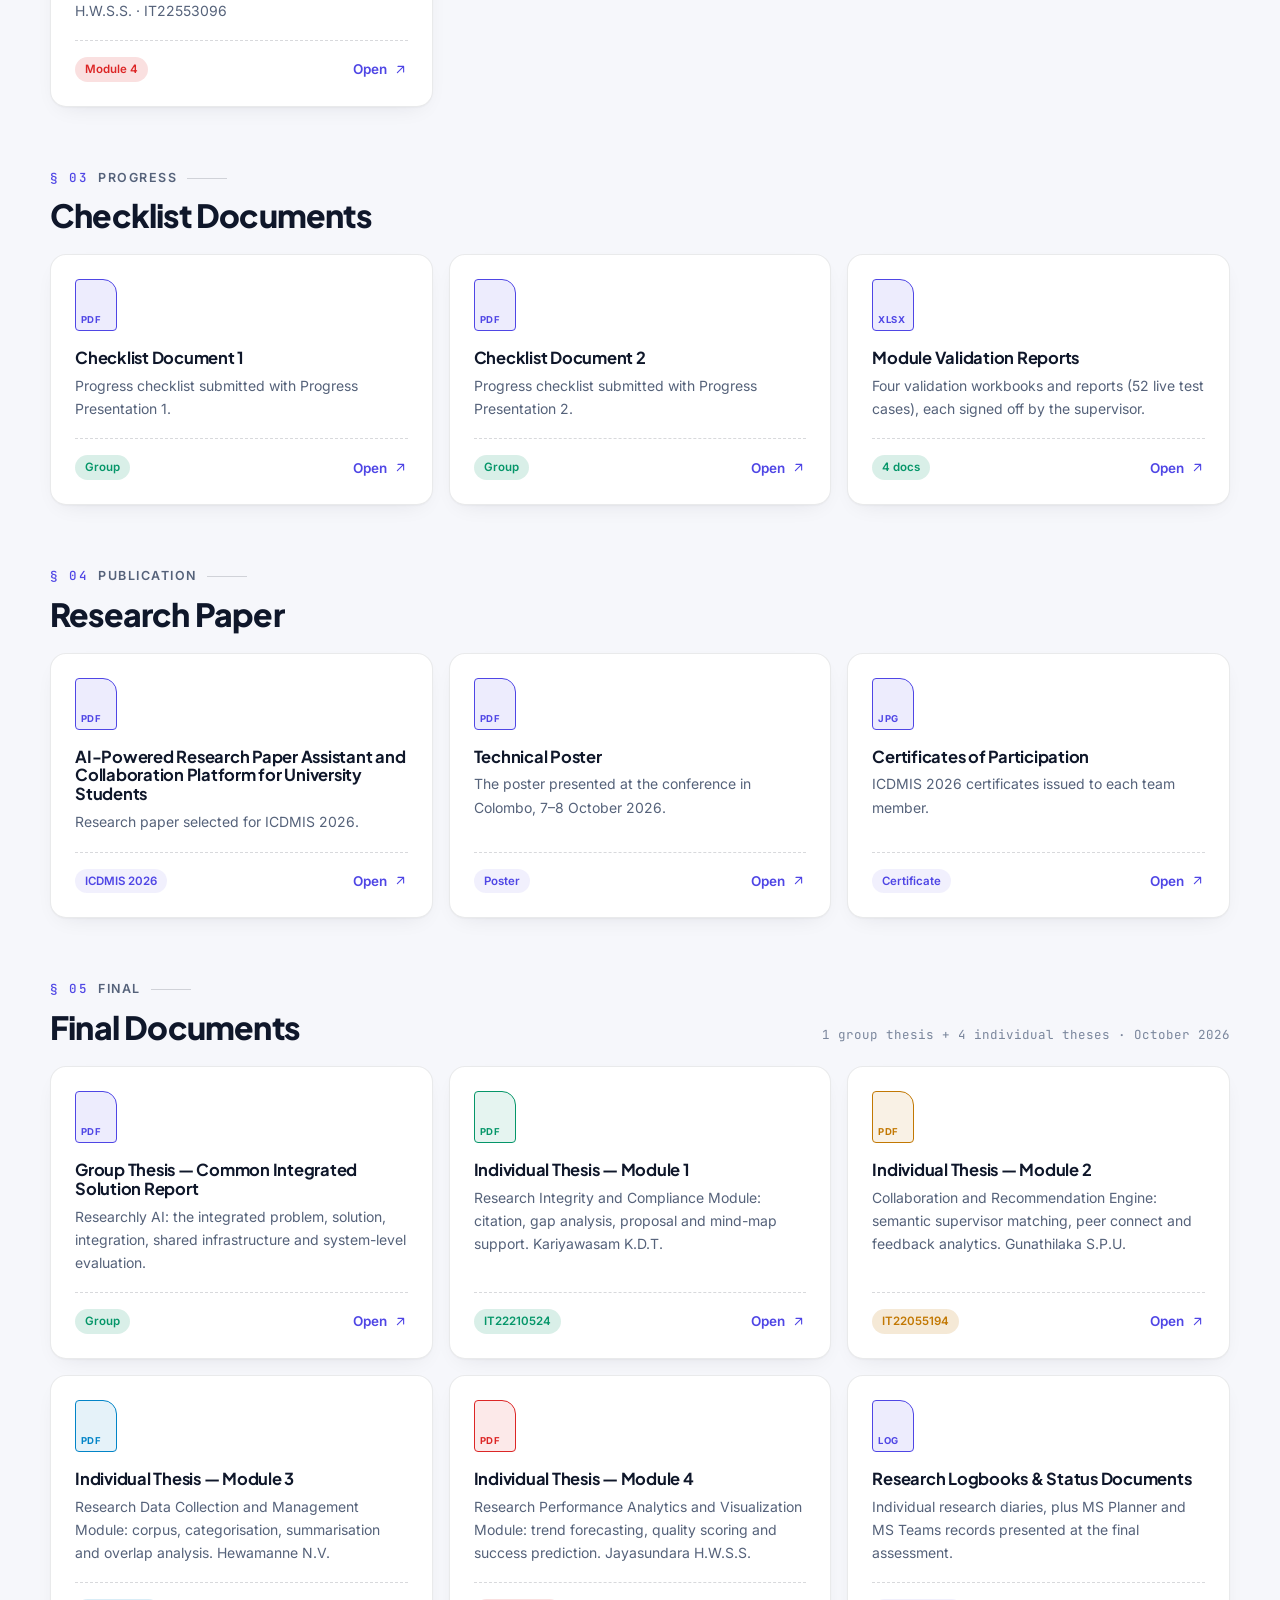
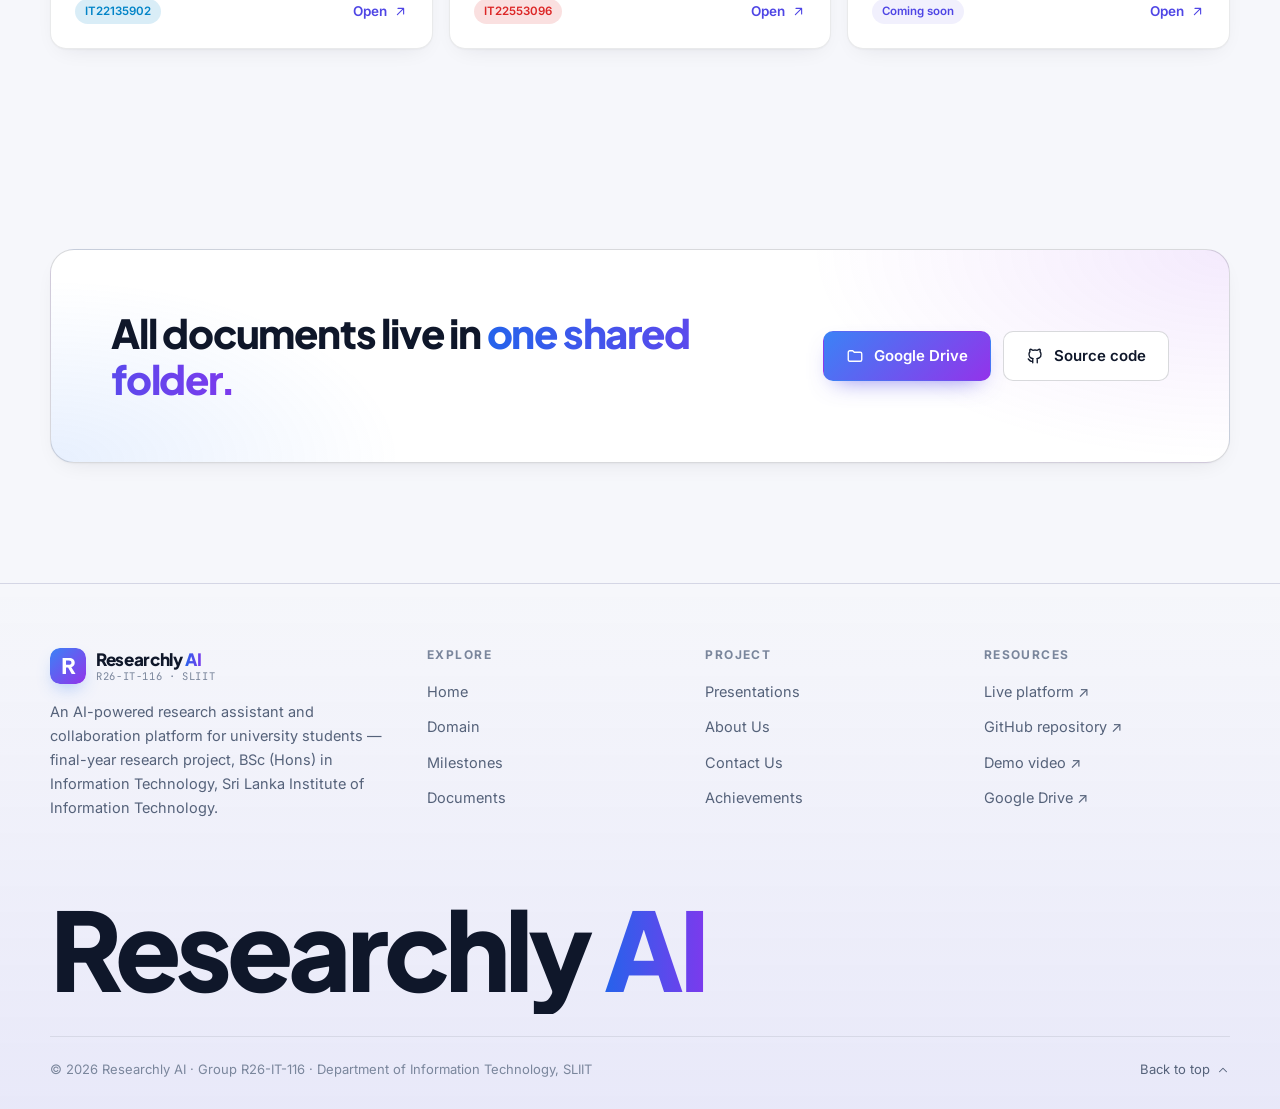
<file: Website/documents.html>
<!doctype html>
<html lang="en">
<head>
<meta charset="utf-8">
<meta name="viewport" content="width=device-width, initial-scale=1">
<title>Documents — Researchly AI</title>
<meta name="description" content="Project documents for Researchly AI (R26-IT-116): project charter, proposals, checklists, research paper and final group and individual theses, available on Google Drive.">
<meta name="theme-color" content="#f6f7fb" media="(prefers-color-scheme: light)">
<meta name="theme-color" content="#090d18" media="(prefers-color-scheme: dark)">
<script>try{var t=localStorage.getItem("researchly-theme");if(t==="light"||t==="dark")document.documentElement.setAttribute("data-theme",t)}catch(e){}</script>
<meta property="og:title" content="Documents — Researchly AI">
<meta property="og:description" content="Project documents for Researchly AI (R26-IT-116): project charter, proposals, checklists, research paper and final group and individual theses, available on Google Drive.">
<meta property="og:type" content="website">
<link rel="icon" href="assets/images/favicon.svg" type="image/svg+xml">
<link rel="preconnect" href="https://fonts.googleapis.com">
<link rel="preconnect" href="https://fonts.gstatic.com" crossorigin>
<link href="https://fonts.googleapis.com/css2?family=Inter:wght@400;500;600;700&family=Plus+Jakarta+Sans:wght@600;700;800&family=JetBrains+Mono:wght@400;500&family=Source+Serif+4:ital,wght@0,400;0,600;1,400&display=swap" rel="stylesheet">
<link rel="stylesheet" href="assets/css/style.css">
</head>
<body>
<a class="skip" href="#main">Skip to content</a>
<div class="progress" aria-hidden="true"></div>
<header class="site-header">
  <nav class="nav wrap" aria-label="Main">
    <a class="brand" href="index.html" aria-label="Researchly AI home"><svg class="brand-mark" viewBox="0 0 40 40" aria-hidden="true">
  <defs><linearGradient id="rg-h" x1="0" y1="0" x2="1" y2="1"><stop offset="0" stop-color="#3b82f6"/><stop offset="1" stop-color="#9333ea"/></linearGradient></defs>
  <rect width="40" height="40" rx="10" fill="url(#rg-h)"/>
  <path d="M14 29V11h7.2c3.9 0 6.3 2.1 6.3 5.4 0 2.5-1.4 4.3-3.8 5L28.4 29h-4.3l-4-7.2h-2.3V29zm3.8-10.4h3.1c1.9 0 2.9-.8 2.9-2.3s-1-2.3-2.9-2.3h-3.1z" fill="#fff"/>
</svg><span class="brand-text">Researchly <span class="ai">AI</span><small>R26-IT-116 · SLIIT</small></span></a>
    <ul class="nav-links" id="nav-links"><li><a href="index.html">Home</a></li><li><a href="domain.html">Domain</a></li><li><a href="milestones.html">Milestones</a></li><li><a href="documents.html" aria-current="page">Documents</a></li><li><a href="presentations.html">Presentations</a></li><li><a href="about.html">About Us</a></li><li><a href="contact.html">Contact Us</a></li></ul>
    <div class="nav-tools">
      <button class="icon-btn theme-btn" type="button" data-open-finder aria-label="Search this site (Ctrl + K)" title="Search (Ctrl + K)"><svg viewBox="0 0 24 24" fill="none" stroke="currentColor" stroke-width="1.8" stroke-linecap="round" stroke-linejoin="round" aria-hidden="true"><circle cx="11" cy="11" r="7"/><path d="m20 20-3.5-3.5"/></svg></button>
      <button class="icon-btn theme-btn" type="button" data-theme-toggle aria-label="Switch between light and dark mode" title="Light / dark mode"><svg class="sun" viewBox="0 0 24 24" fill="none" stroke="currentColor" stroke-width="1.8" stroke-linecap="round" stroke-linejoin="round" aria-hidden="true"><circle cx="12" cy="12" r="4"/><path d="M12 2v2M12 20v2M4.9 4.9l1.4 1.4M17.7 17.7l1.4 1.4M2 12h2M20 12h2M4.9 19.1l1.4-1.4M17.7 6.3l1.4-1.4"/></svg><svg class="moon" viewBox="0 0 24 24" fill="none" stroke="currentColor" stroke-width="1.8" stroke-linecap="round" stroke-linejoin="round" aria-hidden="true"><path d="M21 12.8A9 9 0 1 1 11.2 3a7 7 0 0 0 9.8 9.8z"/></svg></button>
      <a class="icon-btn live-btn" href="https://researchly-ai.vercel.app/" target="_blank" rel="noopener">Live platform <svg viewBox="0 0 24 24" fill="none" stroke="currentColor" stroke-width="1.8" stroke-linecap="round" stroke-linejoin="round" aria-hidden="true"><path d="M7 17 17 7M8 7h9v9"/></svg></a>
      <button class="icon-btn menu-btn" type="button" aria-label="Open menu" aria-expanded="false" aria-controls="nav-links"><svg viewBox="0 0 24 24" fill="none" stroke="currentColor" stroke-width="1.8" stroke-linecap="round" stroke-linejoin="round" aria-hidden="true"><path d="M4 7h16M4 12h16M4 17h16"/></svg></button>
    </div>
  </nav>
</header>
<main id="main">
<header class="page-head">
  <div class="wrap">
    <ol class="crumbs"><li><a href="index.html">Home</a></li><li aria-current="page">Documents</li></ol>
    <h1>Project <em>documents.</em></h1>
    <p class="lead">Everything we have produced so far, and the documents still to come. Each link opens our shared Google Drive folder.</p>
    <ul class="toc" aria-label="On this page">
      <li><a href="#planning"><span>01</span>Charter</a></li>
      <li><a href="#proposals"><span>02</span>Proposals</a></li>
      <li><a href="#checklists"><span>03</span>Checklists</a></li>
      <li><a href="#paper"><span>04</span>Research paper</a></li>
      <li><a href="#final"><span>05</span>Final theses</a></li>
    </ul>
    <span class="big-num" aria-hidden="true">PDF</span>
  </div>
</header>

<section class="section">
  <div class="wrap">

    <div class="doc-group" id="planning">
      <div class="doc-group-head"><div><span class="eyebrow"><span class="sec">§ 01</span> Planning</span><h2>Project Charter</h2></div>
        <a class="btn btn-ghost btn-sm" href="https://drive.google.com/drive/folders/1Wh-0akTEBXX2C-2BqsnoxqkH0JTby54T?usp=drive_link" target="_blank" rel="noopener"><svg viewBox="0 0 24 24" fill="none" stroke="currentColor" stroke-width="1.8" stroke-linecap="round" stroke-linejoin="round" aria-hidden="true"><path d="M3 7a2 2 0 0 1 2-2h4l2 2h8a2 2 0 0 1 2 2v8a2 2 0 0 1-2 2H5a2 2 0 0 1-2-2z"/></svg> Open full Drive folder</a></div>
      <div class="docs">
        <article class="doc reveal"><span class="doc-icon" data-ext="PDF"></span><h3>Project Charter / Topic Assessment Form</h3><p>The approved research topic, team composition, supervisors and the scope of the four components.</p>
          <div class="doc-foot"><span class="pill ok">Group · 1 doc</span><a class="open stretched" href="https://drive.google.com/drive/folders/1Wh-0akTEBXX2C-2BqsnoxqkH0JTby54T?usp=drive_link" target="_blank" rel="noopener">Open <svg viewBox="0 0 24 24" fill="none" stroke="currentColor" stroke-width="1.8" stroke-linecap="round" stroke-linejoin="round" aria-hidden="true"><path d="M7 17 17 7M8 7h9v9"/></svg></a></div></article>
      </div>
    </div>

    <div class="doc-group" id="proposals">
      <div class="doc-group-head"><div><span class="eyebrow"><span class="sec">§ 02</span> Proposal</span><h2>Proposal Documents</h2></div></div>
      <div class="docs">
        <article class="doc m1 reveal"><span class="doc-icon" data-ext="PDF"></span><h3>Research Integrity &amp; Compliance</h3><p>Individual proposal: citation, gap analysis, proposal drafting and mind maps. Kariyawasam K.D.T. · IT22210524</p>
          <div class="doc-foot"><span class="pill ok">Module 1</span><a class="open stretched" href="https://drive.google.com/drive/folders/1Wh-0akTEBXX2C-2BqsnoxqkH0JTby54T?usp=drive_link" target="_blank" rel="noopener">Open <svg viewBox="0 0 24 24" fill="none" stroke="currentColor" stroke-width="1.8" stroke-linecap="round" stroke-linejoin="round" aria-hidden="true"><path d="M7 17 17 7M8 7h9v9"/></svg></a></div></article>
        <article class="doc m2 reveal" style="--d:.05s"><span class="doc-icon" data-ext="PDF"></span><h3>Collaboration &amp; Recommendation</h3><p>Individual proposal: supervisor matching, peer connect and feedback analytics. Gunathilaka S.P.U. · IT22055194</p>
          <div class="doc-foot"><span class="pill part">Module 2</span><a class="open stretched" href="https://drive.google.com/drive/folders/1Wh-0akTEBXX2C-2BqsnoxqkH0JTby54T?usp=drive_link" target="_blank" rel="noopener">Open <svg viewBox="0 0 24 24" fill="none" stroke="currentColor" stroke-width="1.8" stroke-linecap="round" stroke-linejoin="round" aria-hidden="true"><path d="M7 17 17 7M8 7h9v9"/></svg></a></div></article>
        <article class="doc m3 reveal" style="--d:.1s"><span class="doc-icon" data-ext="PDF"></span><h3>Research Data Collection &amp; Management</h3><p>Individual proposal: corpus, categorisation, summarisation and overlap analysis. Hewamanne N.V. · IT22135902</p>
          <div class="doc-foot"><span class="pill sky">Module 3</span><a class="open stretched" href="https://drive.google.com/drive/folders/1Wh-0akTEBXX2C-2BqsnoxqkH0JTby54T?usp=drive_link" target="_blank" rel="noopener">Open <svg viewBox="0 0 24 24" fill="none" stroke="currentColor" stroke-width="1.8" stroke-linecap="round" stroke-linejoin="round" aria-hidden="true"><path d="M7 17 17 7M8 7h9v9"/></svg></a></div></article>
        <article class="doc m4 reveal"><span class="doc-icon" data-ext="PDF"></span><h3>Research Performance Analytics</h3><p>Individual proposal: trend forecasting, quality scoring and success prediction. Jayasundara H.W.S.S. · IT22553096</p>
          <div class="doc-foot"><span class="pill no">Module 4</span><a class="open stretched" href="https://drive.google.com/drive/folders/1Wh-0akTEBXX2C-2BqsnoxqkH0JTby54T?usp=drive_link" target="_blank" rel="noopener">Open <svg viewBox="0 0 24 24" fill="none" stroke="currentColor" stroke-width="1.8" stroke-linecap="round" stroke-linejoin="round" aria-hidden="true"><path d="M7 17 17 7M8 7h9v9"/></svg></a></div></article>
      </div>
    </div>

    <div class="doc-group" id="checklists">
      <div class="doc-group-head"><div><span class="eyebrow"><span class="sec">§ 03</span> Progress</span><h2>Checklist Documents</h2></div></div>
      <div class="docs">
        <article class="doc reveal"><span class="doc-icon" data-ext="PDF"></span><h3>Checklist Document 1</h3><p>Progress checklist submitted with Progress Presentation 1.</p>
          <div class="doc-foot"><span class="pill ok">Group</span><a class="open stretched" href="https://drive.google.com/drive/folders/1Wh-0akTEBXX2C-2BqsnoxqkH0JTby54T?usp=drive_link" target="_blank" rel="noopener">Open <svg viewBox="0 0 24 24" fill="none" stroke="currentColor" stroke-width="1.8" stroke-linecap="round" stroke-linejoin="round" aria-hidden="true"><path d="M7 17 17 7M8 7h9v9"/></svg></a></div></article>
        <article class="doc reveal" style="--d:.05s"><span class="doc-icon" data-ext="PDF"></span><h3>Checklist Document 2</h3><p>Progress checklist submitted with Progress Presentation 2.</p>
          <div class="doc-foot"><span class="pill ok">Group</span><a class="open stretched" href="https://drive.google.com/drive/folders/1Wh-0akTEBXX2C-2BqsnoxqkH0JTby54T?usp=drive_link" target="_blank" rel="noopener">Open <svg viewBox="0 0 24 24" fill="none" stroke="currentColor" stroke-width="1.8" stroke-linecap="round" stroke-linejoin="round" aria-hidden="true"><path d="M7 17 17 7M8 7h9v9"/></svg></a></div></article>
        <article class="doc reveal" style="--d:.1s"><span class="doc-icon" data-ext="XLSX"></span><h3>Module Validation Reports</h3><p>Four validation workbooks and reports (52 live test cases), each signed off by the supervisor.</p>
          <div class="doc-foot"><span class="pill ok">4 docs</span><a class="open stretched" href="https://drive.google.com/drive/folders/1Wh-0akTEBXX2C-2BqsnoxqkH0JTby54T?usp=drive_link" target="_blank" rel="noopener">Open <svg viewBox="0 0 24 24" fill="none" stroke="currentColor" stroke-width="1.8" stroke-linecap="round" stroke-linejoin="round" aria-hidden="true"><path d="M7 17 17 7M8 7h9v9"/></svg></a></div></article>
      </div>
    </div>

    <div class="doc-group" id="paper">
      <div class="doc-group-head"><div><span class="eyebrow"><span class="sec">§ 04</span> Publication</span><h2>Research Paper</h2></div></div>
      <div class="docs">
        <article class="doc reveal"><span class="doc-icon" data-ext="PDF"></span><h3>AI-Powered Research Paper Assistant and Collaboration Platform for University Students</h3><p>Research paper selected for ICDMIS 2026.</p>
          <div class="doc-foot"><span class="pill up">ICDMIS 2026</span><a class="open stretched" href="https://drive.google.com/drive/folders/1Wh-0akTEBXX2C-2BqsnoxqkH0JTby54T?usp=drive_link" target="_blank" rel="noopener">Open <svg viewBox="0 0 24 24" fill="none" stroke="currentColor" stroke-width="1.8" stroke-linecap="round" stroke-linejoin="round" aria-hidden="true"><path d="M7 17 17 7M8 7h9v9"/></svg></a></div></article>
        <article class="doc reveal" style="--d:.05s"><span class="doc-icon" data-ext="PDF"></span><h3>Technical Poster</h3><p>The poster presented at the conference in Colombo, 7–8 October 2026.</p>
          <div class="doc-foot"><span class="pill up">Poster</span><a class="open stretched" href="https://drive.google.com/drive/folders/1Wh-0akTEBXX2C-2BqsnoxqkH0JTby54T?usp=drive_link" target="_blank" rel="noopener">Open <svg viewBox="0 0 24 24" fill="none" stroke="currentColor" stroke-width="1.8" stroke-linecap="round" stroke-linejoin="round" aria-hidden="true"><path d="M7 17 17 7M8 7h9v9"/></svg></a></div></article>
        <article class="doc reveal" style="--d:.1s"><span class="doc-icon" data-ext="JPG"></span><h3>Certificates of Participation</h3><p>ICDMIS 2026 certificates issued to each team member.</p>
          <div class="doc-foot"><span class="pill up">Certificate</span><a class="open stretched" href="https://drive.google.com/drive/folders/1Wh-0akTEBXX2C-2BqsnoxqkH0JTby54T?usp=drive_link" target="_blank" rel="noopener">Open <svg viewBox="0 0 24 24" fill="none" stroke="currentColor" stroke-width="1.8" stroke-linecap="round" stroke-linejoin="round" aria-hidden="true"><path d="M7 17 17 7M8 7h9v9"/></svg></a></div></article>
      </div>
    </div>

    <div class="doc-group" id="final" style="margin-bottom:0">
      <div class="doc-group-head"><div><span class="eyebrow"><span class="sec">§ 05</span> Final</span><h2>Final Documents</h2></div><span class="mono" style="font-size:12.5px;color:var(--dim)">1 group thesis + 4 individual theses · October 2026</span></div>
      <div class="docs">
        <article class="doc reveal"><span class="doc-icon" data-ext="PDF"></span><h3>Group Thesis — Common Integrated Solution Report</h3><p>Researchly AI: the integrated problem, solution, integration, shared infrastructure and system-level evaluation.</p>
          <div class="doc-foot"><span class="pill ok">Group</span><a class="open stretched" href="https://drive.google.com/drive/folders/1Wh-0akTEBXX2C-2BqsnoxqkH0JTby54T?usp=drive_link" target="_blank" rel="noopener">Open <svg viewBox="0 0 24 24" fill="none" stroke="currentColor" stroke-width="1.8" stroke-linecap="round" stroke-linejoin="round" aria-hidden="true"><path d="M7 17 17 7M8 7h9v9"/></svg></a></div></article>
        <article class="doc m1 reveal" style="--d:.05s"><span class="doc-icon" data-ext="PDF"></span><h3>Individual Thesis — Module 1</h3><p>Research Integrity and Compliance Module: citation, gap analysis, proposal and mind-map support. Kariyawasam K.D.T.</p>
          <div class="doc-foot"><span class="pill ok">IT22210524</span><a class="open stretched" href="https://drive.google.com/drive/folders/1Wh-0akTEBXX2C-2BqsnoxqkH0JTby54T?usp=drive_link" target="_blank" rel="noopener">Open <svg viewBox="0 0 24 24" fill="none" stroke="currentColor" stroke-width="1.8" stroke-linecap="round" stroke-linejoin="round" aria-hidden="true"><path d="M7 17 17 7M8 7h9v9"/></svg></a></div></article>
        <article class="doc m2 reveal" style="--d:.1s"><span class="doc-icon" data-ext="PDF"></span><h3>Individual Thesis — Module 2</h3><p>Collaboration and Recommendation Engine: semantic supervisor matching, peer connect and feedback analytics. Gunathilaka S.P.U.</p>
          <div class="doc-foot"><span class="pill part">IT22055194</span><a class="open stretched" href="https://drive.google.com/drive/folders/1Wh-0akTEBXX2C-2BqsnoxqkH0JTby54T?usp=drive_link" target="_blank" rel="noopener">Open <svg viewBox="0 0 24 24" fill="none" stroke="currentColor" stroke-width="1.8" stroke-linecap="round" stroke-linejoin="round" aria-hidden="true"><path d="M7 17 17 7M8 7h9v9"/></svg></a></div></article>
        <article class="doc m3 reveal"><span class="doc-icon" data-ext="PDF"></span><h3>Individual Thesis — Module 3</h3><p>Research Data Collection and Management Module: corpus, categorisation, summarisation and overlap analysis. Hewamanne N.V.</p>
          <div class="doc-foot"><span class="pill sky">IT22135902</span><a class="open stretched" href="https://drive.google.com/drive/folders/1Wh-0akTEBXX2C-2BqsnoxqkH0JTby54T?usp=drive_link" target="_blank" rel="noopener">Open <svg viewBox="0 0 24 24" fill="none" stroke="currentColor" stroke-width="1.8" stroke-linecap="round" stroke-linejoin="round" aria-hidden="true"><path d="M7 17 17 7M8 7h9v9"/></svg></a></div></article>
        <article class="doc m4 reveal" style="--d:.05s"><span class="doc-icon" data-ext="PDF"></span><h3>Individual Thesis — Module 4</h3><p>Research Performance Analytics and Visualization Module: trend forecasting, quality scoring and success prediction. Jayasundara H.W.S.S.</p>
          <div class="doc-foot"><span class="pill no">IT22553096</span><a class="open stretched" href="https://drive.google.com/drive/folders/1Wh-0akTEBXX2C-2BqsnoxqkH0JTby54T?usp=drive_link" target="_blank" rel="noopener">Open <svg viewBox="0 0 24 24" fill="none" stroke="currentColor" stroke-width="1.8" stroke-linecap="round" stroke-linejoin="round" aria-hidden="true"><path d="M7 17 17 7M8 7h9v9"/></svg></a></div></article>
        <article class="doc reveal" style="--d:.1s"><span class="doc-icon" data-ext="LOG"></span><h3>Research Logbooks &amp; Status Documents</h3><p>Individual research diaries, plus MS Planner and MS Teams records presented at the final assessment.</p>
          <div class="doc-foot"><span class="pill up">Coming soon</span><a class="open stretched" href="https://drive.google.com/drive/folders/1Wh-0akTEBXX2C-2BqsnoxqkH0JTby54T?usp=drive_link" target="_blank" rel="noopener">Open <svg viewBox="0 0 24 24" fill="none" stroke="currentColor" stroke-width="1.8" stroke-linecap="round" stroke-linejoin="round" aria-hidden="true"><path d="M7 17 17 7M8 7h9v9"/></svg></a></div></article>
      </div>
    </div>
  </div>
</section>

<section class="section-tight">
  <div class="wrap">
    <div class="cta-band reveal">
      <h2>All documents live in <em>one shared folder.</em></h2>
      <div class="cta-actions">
        <a class="btn btn-primary" href="https://drive.google.com/drive/folders/1Wh-0akTEBXX2C-2BqsnoxqkH0JTby54T?usp=drive_link" target="_blank" rel="noopener"><svg viewBox="0 0 24 24" fill="none" stroke="currentColor" stroke-width="1.8" stroke-linecap="round" stroke-linejoin="round" aria-hidden="true"><path d="M3 7a2 2 0 0 1 2-2h4l2 2h8a2 2 0 0 1 2 2v8a2 2 0 0 1-2 2H5a2 2 0 0 1-2-2z"/></svg> Google Drive</a>
        <a class="btn btn-ghost" href="https://github.com/dilumonline2000/R26-IT-116-Researchly-Ai-" target="_blank" rel="noopener"><svg viewBox="0 0 24 24" fill="none" stroke="currentColor" stroke-width="1.8" stroke-linecap="round" stroke-linejoin="round" aria-hidden="true"><path d="M9 19c-4.3 1.4-4.3-2.5-6-3m12 5v-3.5c0-1 .1-1.4-.5-2 2.8-.3 5.5-1.4 5.5-6a4.6 4.6 0 0 0-1.3-3.2 4.2 4.2 0 0 0-.1-3.2s-1.1-.3-3.5 1.3a12.3 12.3 0 0 0-6.2 0C6.5 2.8 5.4 3.1 5.4 3.1a4.2 4.2 0 0 0-.1 3.2A4.6 4.6 0 0 0 4 9.5c0 4.6 2.7 5.7 5.5 6-.6.6-.6 1.2-.5 2V21"/></svg> Source code</a>
      </div>
    </div>
  </div>
</section>
</main>
<footer class="site-footer">
  <div class="wrap">
    <div class="foot-grid">
      <div>
        <a class="brand" href="index.html"><svg class="brand-mark" viewBox="0 0 40 40" aria-hidden="true">
  <defs><linearGradient id="rg-f" x1="0" y1="0" x2="1" y2="1"><stop offset="0" stop-color="#3b82f6"/><stop offset="1" stop-color="#9333ea"/></linearGradient></defs>
  <rect width="40" height="40" rx="10" fill="url(#rg-f)"/>
  <path d="M14 29V11h7.2c3.9 0 6.3 2.1 6.3 5.4 0 2.5-1.4 4.3-3.8 5L28.4 29h-4.3l-4-7.2h-2.3V29zm3.8-10.4h3.1c1.9 0 2.9-.8 2.9-2.3s-1-2.3-2.9-2.3h-3.1z" fill="#fff"/>
</svg><span class="brand-text">Researchly <span class="ai">AI</span><small>R26-IT-116 · SLIIT</small></span></a>
        <p style="margin-top:16px">An AI-powered research assistant and collaboration platform for university students — final-year research project, BSc (Hons) in Information Technology, Sri Lanka Institute of Information Technology.</p>
      </div>
      <div><h4>Explore</h4><ul>
        <li><a href="index.html">Home</a></li><li><a href="domain.html">Domain</a></li>
        <li><a href="milestones.html">Milestones</a></li><li><a href="documents.html">Documents</a></li>
      </ul></div>
      <div><h4>Project</h4><ul>
        <li><a href="presentations.html">Presentations</a></li><li><a href="about.html">About Us</a></li>
        <li><a href="contact.html">Contact Us</a></li><li><a href="about.html#achievements">Achievements</a></li>
      </ul></div>
      <div><h4>Resources</h4><ul>
        <li><a href="https://researchly-ai.vercel.app/" target="_blank" rel="noopener">Live platform ↗</a></li>
        <li><a href="https://github.com/dilumonline2000/R26-IT-116-Researchly-Ai-" target="_blank" rel="noopener">GitHub repository ↗</a></li>
        <li><a href="https://youtu.be/7BuNPmz995Q" target="_blank" rel="noopener">Demo video ↗</a></li>
        <li><a href="https://drive.google.com/drive/folders/1Wh-0akTEBXX2C-2BqsnoxqkH0JTby54T?usp=drive_link" target="_blank" rel="noopener">Google Drive ↗</a></li>
      </ul></div>
    </div>
    <div class="foot-word" aria-hidden="true">Researchly <span>AI</span></div>
    <div class="foot-bottom">
      <span>© <span data-year>2026</span> Researchly AI · Group R26-IT-116 · Department of Information Technology, SLIIT</span>
      <a class="to-top" href="#main">Back to top <svg viewBox="0 0 24 24" fill="none" stroke="currentColor" stroke-width="1.8" stroke-linecap="round" stroke-linejoin="round" aria-hidden="true"><path d="m18 15-6-6-6 6"/></svg></a>
    </div>
  </div>
</footer>
<div class="finder" role="dialog" aria-modal="true" aria-label="Search this site">
  <div class="finder-box">
    <div class="finder-input"><svg viewBox="0 0 24 24" fill="none" stroke="currentColor" stroke-width="1.8" stroke-linecap="round" stroke-linejoin="round" aria-hidden="true"><circle cx="11" cy="11" r="7"/><path d="m20 20-3.5-3.5"/></svg><input type="text" placeholder="Search pages, sections and documents…" aria-label="Search"><kbd>Esc</kbd></div>
    <ul class="finder-results"></ul>
  </div>
</div>
<script src="assets/js/main.js" defer></script>
</body>
</html>
</file>
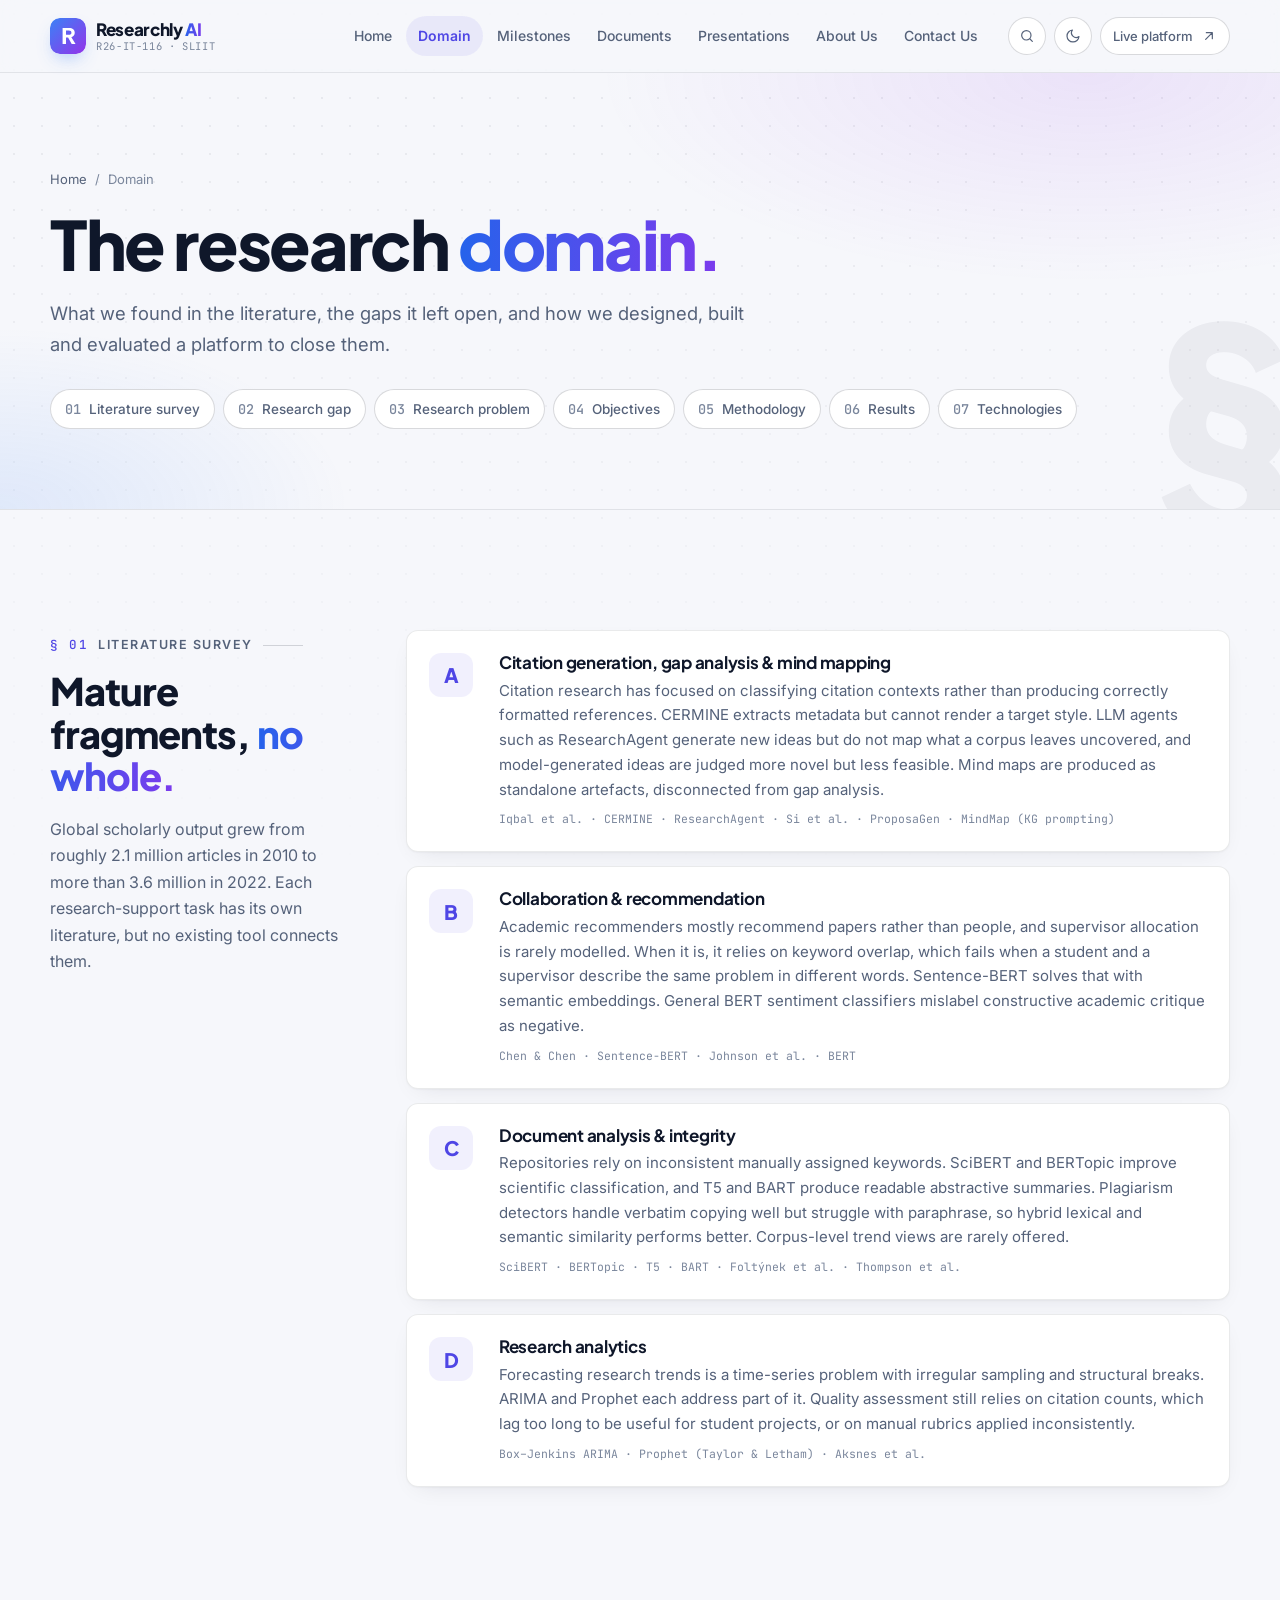
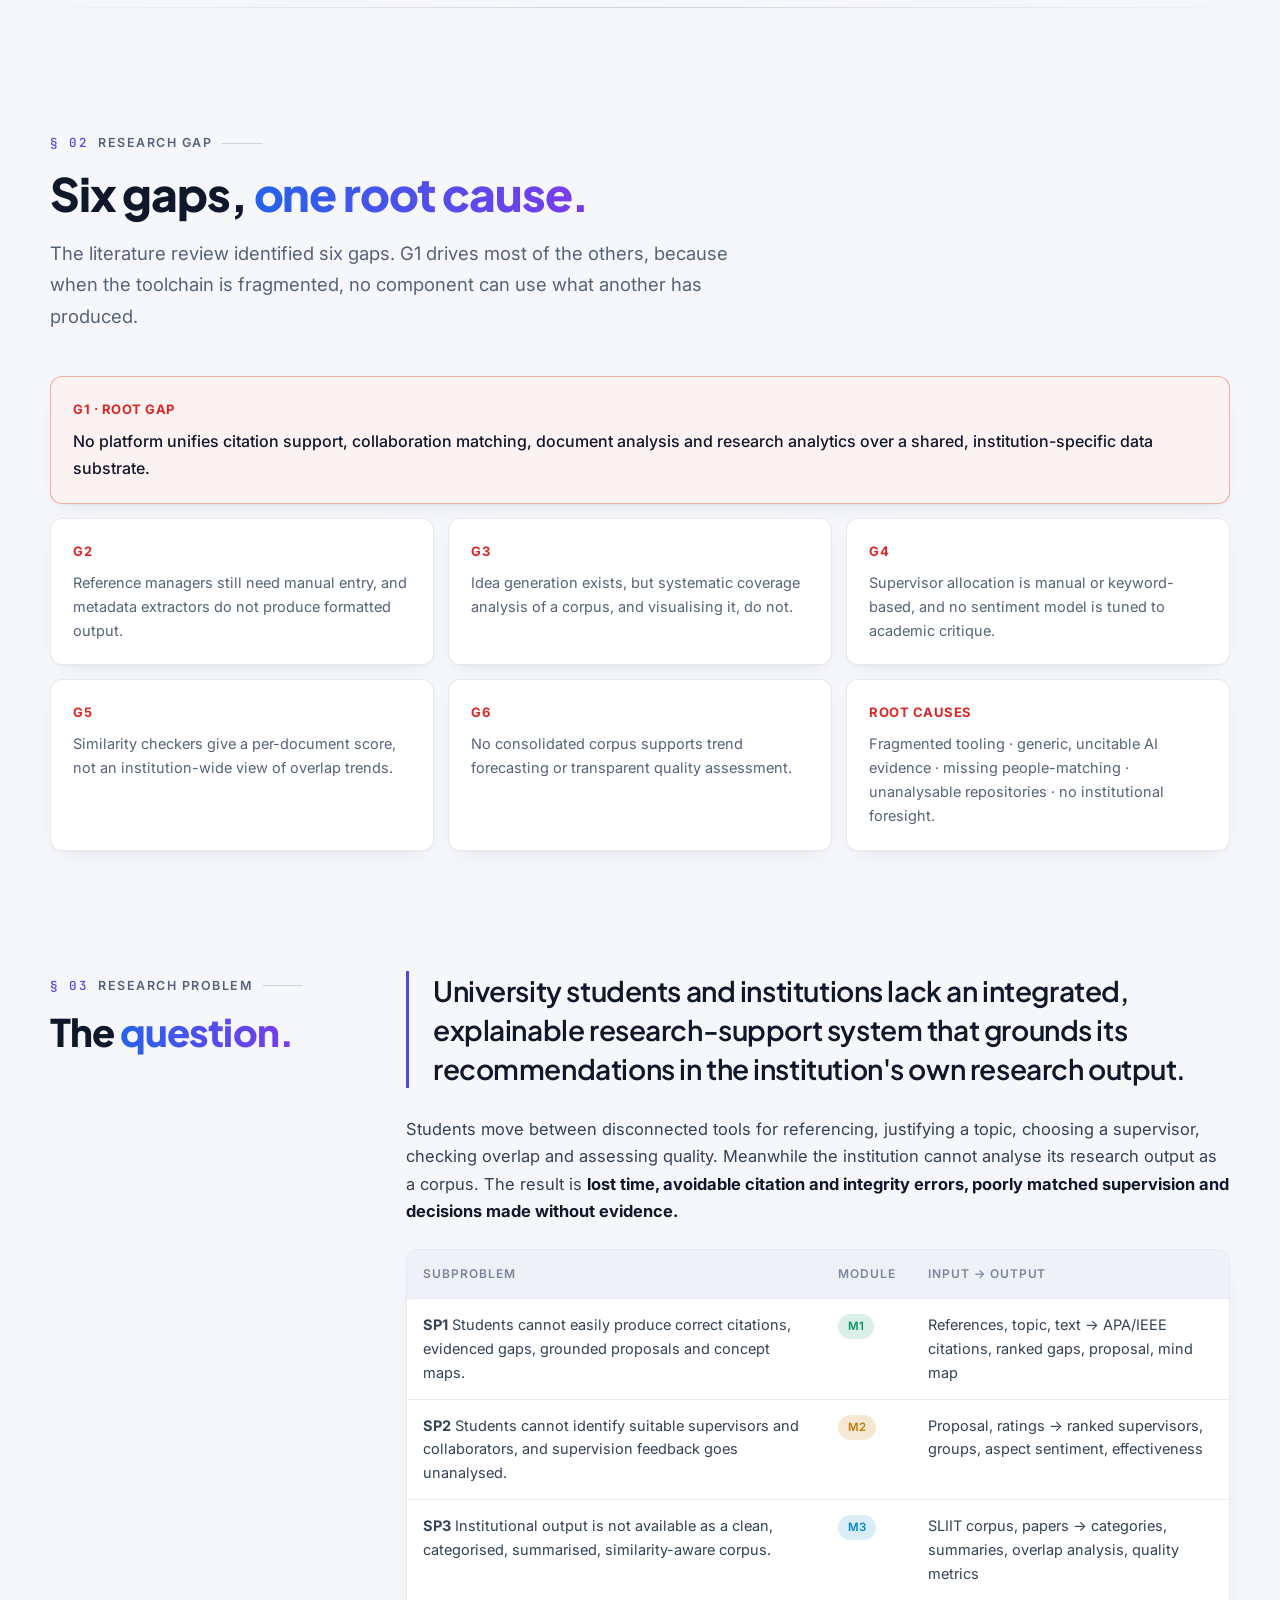
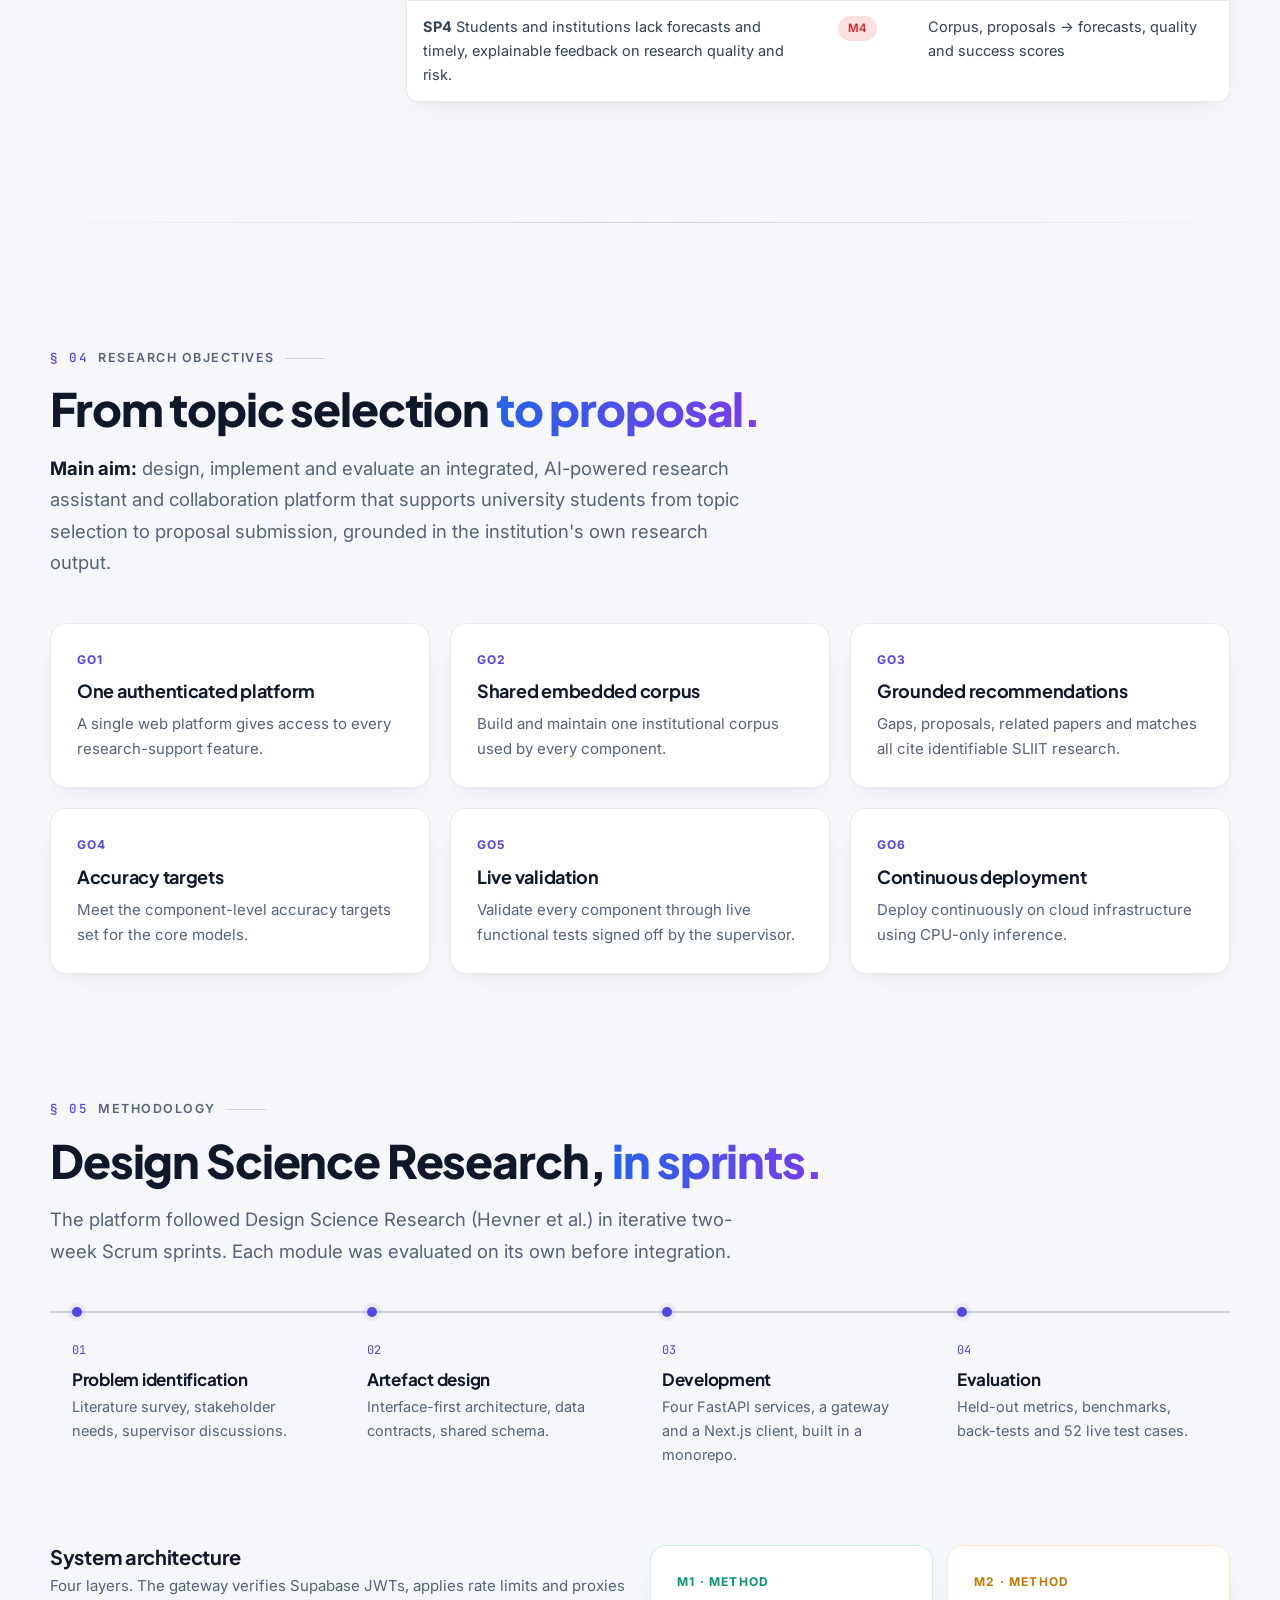
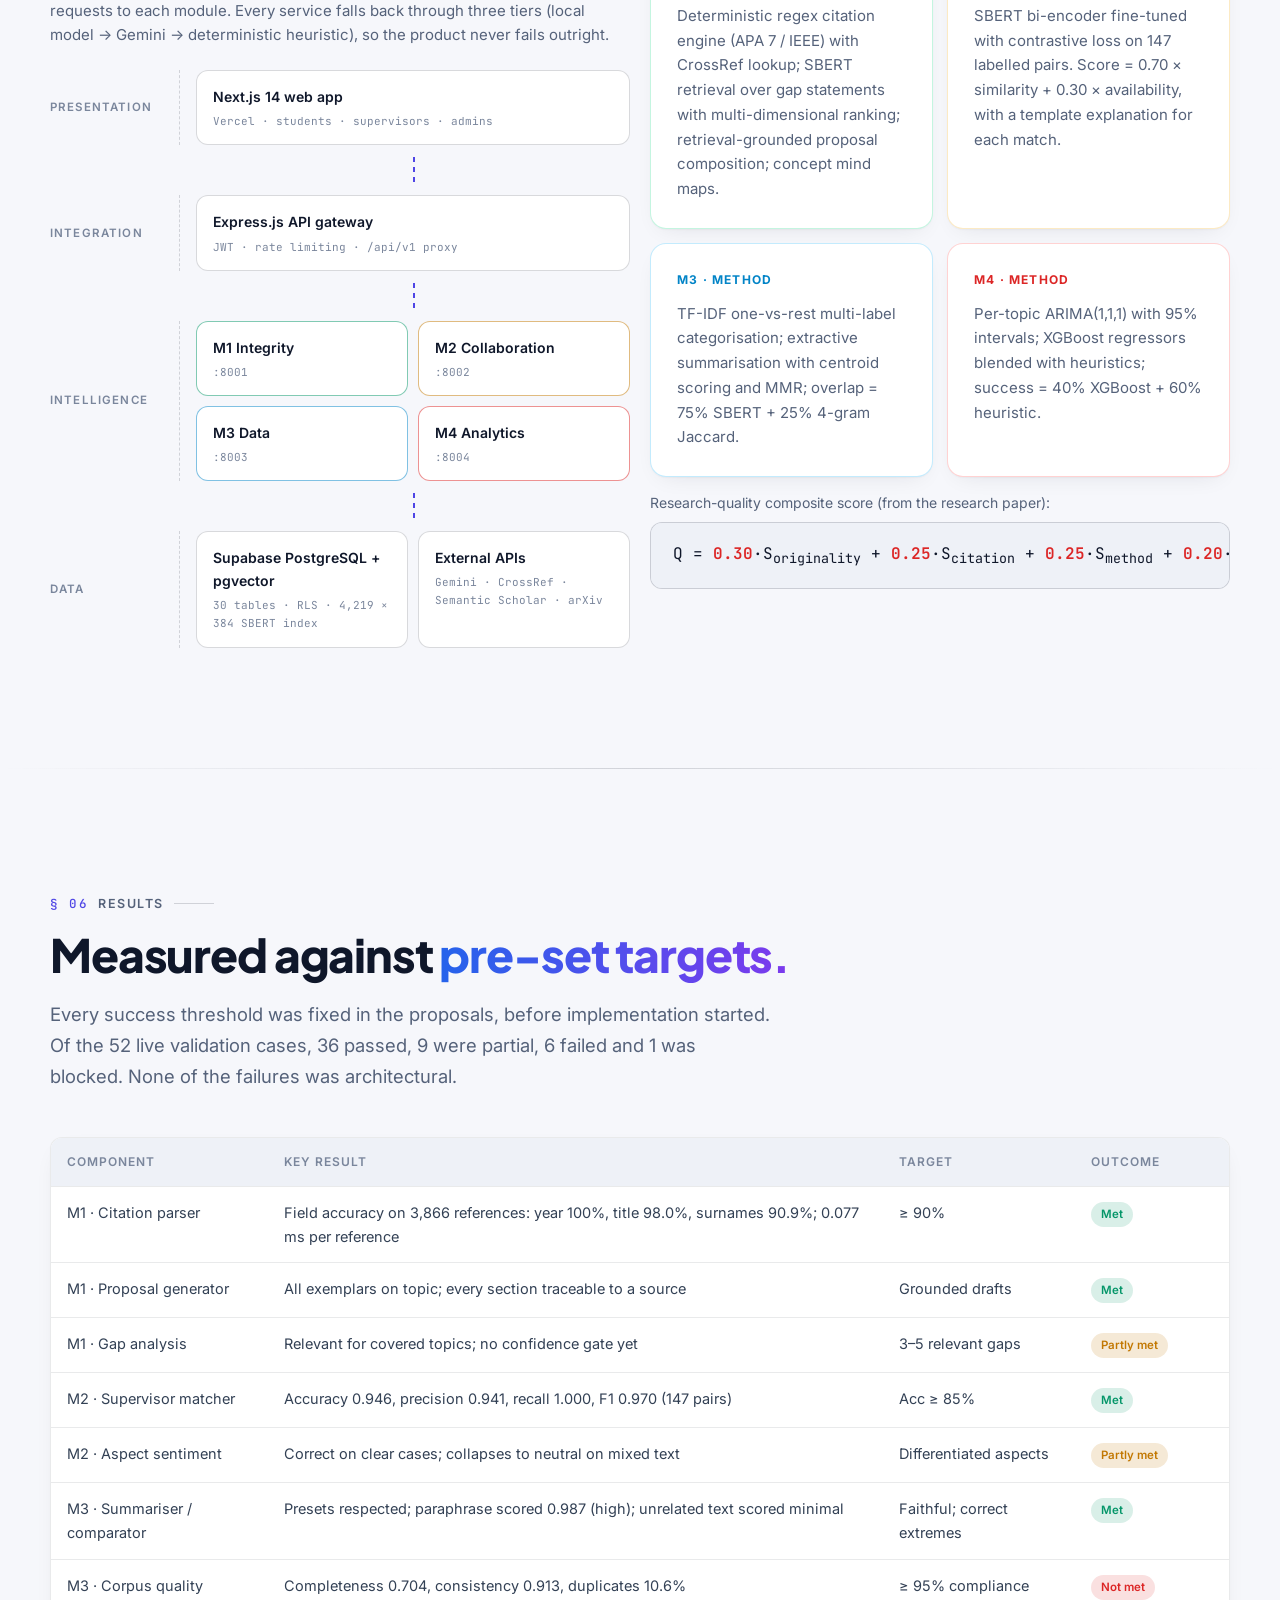
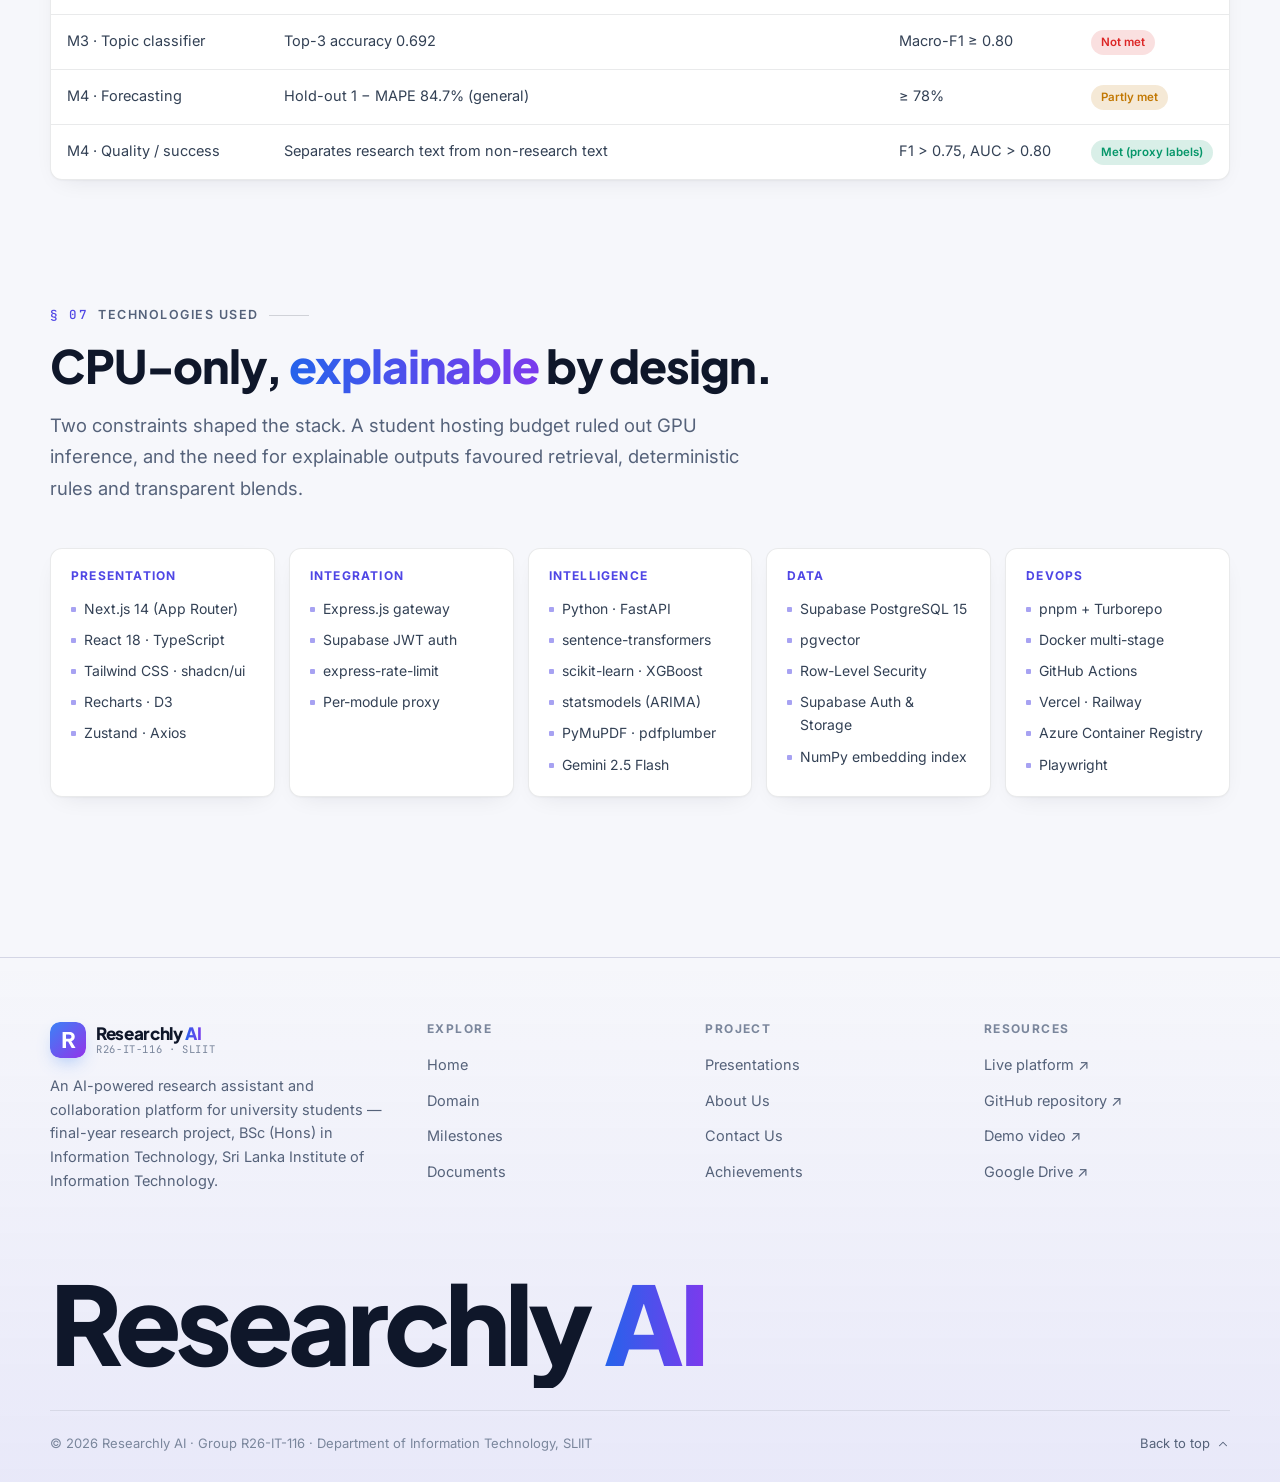
<file: Website/domain.html>
<!doctype html>
<html lang="en">
<head>
<meta charset="utf-8">
<meta name="viewport" content="width=device-width, initial-scale=1">
<title>Domain — Researchly AI</title>
<meta name="description" content="The research domain of Researchly AI: literature survey, research gap, research problem, objectives, methodology, results and technologies used.">
<meta name="theme-color" content="#f6f7fb" media="(prefers-color-scheme: light)">
<meta name="theme-color" content="#090d18" media="(prefers-color-scheme: dark)">
<script>try{var t=localStorage.getItem("researchly-theme");if(t==="light"||t==="dark")document.documentElement.setAttribute("data-theme",t)}catch(e){}</script>
<meta property="og:title" content="Domain — Researchly AI">
<meta property="og:description" content="The research domain of Researchly AI: literature survey, research gap, research problem, objectives, methodology, results and technologies used.">
<meta property="og:type" content="website">
<link rel="icon" href="assets/images/favicon.svg" type="image/svg+xml">
<link rel="preconnect" href="https://fonts.googleapis.com">
<link rel="preconnect" href="https://fonts.gstatic.com" crossorigin>
<link href="https://fonts.googleapis.com/css2?family=Inter:wght@400;500;600;700&family=Plus+Jakarta+Sans:wght@600;700;800&family=JetBrains+Mono:wght@400;500&family=Source+Serif+4:ital,wght@0,400;0,600;1,400&display=swap" rel="stylesheet">
<link rel="stylesheet" href="assets/css/style.css">
</head>
<body>
<a class="skip" href="#main">Skip to content</a>
<div class="progress" aria-hidden="true"></div>
<header class="site-header">
  <nav class="nav wrap" aria-label="Main">
    <a class="brand" href="index.html" aria-label="Researchly AI home"><svg class="brand-mark" viewBox="0 0 40 40" aria-hidden="true">
  <defs><linearGradient id="rg-h" x1="0" y1="0" x2="1" y2="1"><stop offset="0" stop-color="#3b82f6"/><stop offset="1" stop-color="#9333ea"/></linearGradient></defs>
  <rect width="40" height="40" rx="10" fill="url(#rg-h)"/>
  <path d="M14 29V11h7.2c3.9 0 6.3 2.1 6.3 5.4 0 2.5-1.4 4.3-3.8 5L28.4 29h-4.3l-4-7.2h-2.3V29zm3.8-10.4h3.1c1.9 0 2.9-.8 2.9-2.3s-1-2.3-2.9-2.3h-3.1z" fill="#fff"/>
</svg><span class="brand-text">Researchly <span class="ai">AI</span><small>R26-IT-116 · SLIIT</small></span></a>
    <ul class="nav-links" id="nav-links"><li><a href="index.html">Home</a></li><li><a href="domain.html" aria-current="page">Domain</a></li><li><a href="milestones.html">Milestones</a></li><li><a href="documents.html">Documents</a></li><li><a href="presentations.html">Presentations</a></li><li><a href="about.html">About Us</a></li><li><a href="contact.html">Contact Us</a></li></ul>
    <div class="nav-tools">
      <button class="icon-btn theme-btn" type="button" data-open-finder aria-label="Search this site (Ctrl + K)" title="Search (Ctrl + K)"><svg viewBox="0 0 24 24" fill="none" stroke="currentColor" stroke-width="1.8" stroke-linecap="round" stroke-linejoin="round" aria-hidden="true"><circle cx="11" cy="11" r="7"/><path d="m20 20-3.5-3.5"/></svg></button>
      <button class="icon-btn theme-btn" type="button" data-theme-toggle aria-label="Switch between light and dark mode" title="Light / dark mode"><svg class="sun" viewBox="0 0 24 24" fill="none" stroke="currentColor" stroke-width="1.8" stroke-linecap="round" stroke-linejoin="round" aria-hidden="true"><circle cx="12" cy="12" r="4"/><path d="M12 2v2M12 20v2M4.9 4.9l1.4 1.4M17.7 17.7l1.4 1.4M2 12h2M20 12h2M4.9 19.1l1.4-1.4M17.7 6.3l1.4-1.4"/></svg><svg class="moon" viewBox="0 0 24 24" fill="none" stroke="currentColor" stroke-width="1.8" stroke-linecap="round" stroke-linejoin="round" aria-hidden="true"><path d="M21 12.8A9 9 0 1 1 11.2 3a7 7 0 0 0 9.8 9.8z"/></svg></button>
      <a class="icon-btn live-btn" href="https://researchly-ai.vercel.app/" target="_blank" rel="noopener">Live platform <svg viewBox="0 0 24 24" fill="none" stroke="currentColor" stroke-width="1.8" stroke-linecap="round" stroke-linejoin="round" aria-hidden="true"><path d="M7 17 17 7M8 7h9v9"/></svg></a>
      <button class="icon-btn menu-btn" type="button" aria-label="Open menu" aria-expanded="false" aria-controls="nav-links"><svg viewBox="0 0 24 24" fill="none" stroke="currentColor" stroke-width="1.8" stroke-linecap="round" stroke-linejoin="round" aria-hidden="true"><path d="M4 7h16M4 12h16M4 17h16"/></svg></button>
    </div>
  </nav>
</header>
<main id="main">
<header class="page-head">
  <div class="wrap">
    <ol class="crumbs"><li><a href="index.html">Home</a></li><li aria-current="page">Domain</li></ol>
    <h1>The research <em>domain.</em></h1>
    <p class="lead">What we found in the literature, the gaps it left open, and how we designed, built and evaluated a platform to close them.</p>
    <ul class="toc" aria-label="On this page">
      <li><a href="#literature"><span>01</span>Literature survey</a></li>
      <li><a href="#gap"><span>02</span>Research gap</a></li>
      <li><a href="#problem"><span>03</span>Research problem</a></li>
      <li><a href="#objectives"><span>04</span>Objectives</a></li>
      <li><a href="#methodology"><span>05</span>Methodology</a></li>
      <li><a href="#results"><span>06</span>Results</a></li>
      <li><a href="#technologies"><span>07</span>Technologies</a></li>
    </ul>
    <span class="big-num" aria-hidden="true">§</span>
  </div>
</header>

<!-- ============ LITERATURE ============ -->
<section class="section" id="literature">
  <div class="wrap split">
    <div class="split-aside">
      <span class="eyebrow"><span class="sec">§ 01</span> Literature survey</span>
      <h2 class="h2">Mature fragments, <em>no whole.</em></h2>
      <p style="color:var(--muted)">Global scholarly output grew from roughly 2.1 million articles in 2010 to more than 3.6 million in 2022. Each research-support task has its own literature, but no existing tool connects them.</p>
    </div>
    <div class="lit-list">
      <article class="lit reveal"><span class="n">A</span><div>
        <h3>Citation generation, gap analysis &amp; mind mapping</h3>
        <p>Citation research has focused on classifying citation contexts rather than producing correctly formatted references. CERMINE extracts metadata but cannot render a target style. LLM agents such as ResearchAgent generate new ideas but do not map what a corpus leaves uncovered, and model-generated ideas are judged more novel but less feasible. Mind maps are produced as standalone artefacts, disconnected from gap analysis.</p>
        <span class="refs">Iqbal et al. · CERMINE · ResearchAgent · Si et al. · ProposaGen · MindMap (KG prompting)</span>
      </div></article>
      <article class="lit reveal"><span class="n">B</span><div>
        <h3>Collaboration &amp; recommendation</h3>
        <p>Academic recommenders mostly recommend papers rather than people, and supervisor allocation is rarely modelled. When it is, it relies on keyword overlap, which fails when a student and a supervisor describe the same problem in different words. Sentence-BERT solves that with semantic embeddings. General BERT sentiment classifiers mislabel constructive academic critique as negative.</p>
        <span class="refs">Chen &amp; Chen · Sentence-BERT · Johnson et al. · BERT</span>
      </div></article>
      <article class="lit reveal"><span class="n">C</span><div>
        <h3>Document analysis &amp; integrity</h3>
        <p>Repositories rely on inconsistent manually assigned keywords. SciBERT and BERTopic improve scientific classification, and T5 and BART produce readable abstractive summaries. Plagiarism detectors handle verbatim copying well but struggle with paraphrase, so hybrid lexical and semantic similarity performs better. Corpus-level trend views are rarely offered.</p>
        <span class="refs">SciBERT · BERTopic · T5 · BART · Foltýnek et al. · Thompson et al.</span>
      </div></article>
      <article class="lit reveal"><span class="n">D</span><div>
        <h3>Research analytics</h3>
        <p>Forecasting research trends is a time-series problem with irregular sampling and structural breaks. ARIMA and Prophet each address part of it. Quality assessment still relies on citation counts, which lag too long to be useful for student projects, or on manual rubrics applied inconsistently.</p>
        <span class="refs">Box–Jenkins ARIMA · Prophet (Taylor &amp; Letham) · Aksnes et al.</span>
      </div></article>
    </div>
  </div>
</section>

<div class="divider"></div>

<!-- ============ GAP ============ -->
<section class="section" id="gap">
  <div class="wrap">
    <div class="section-head">
      <span class="eyebrow"><span class="sec">§ 02</span> Research gap</span>
      <h2 class="h2">Six gaps, <em>one root cause.</em></h2>
      <p class="lead">The literature review identified six gaps. G1 drives most of the others, because when the toolchain is fragmented, no component can use what another has produced.</p>
    </div>
    <div class="gaps">
      <div class="gap root reveal"><b>G1 · ROOT GAP</b><p>No platform unifies citation support, collaboration matching, document analysis and research analytics over a shared, institution-specific data substrate.</p></div>
      <div class="gap reveal"><b>G2</b><p>Reference managers still need manual entry, and metadata extractors do not produce formatted output.</p></div>
      <div class="gap reveal" style="--d:.05s"><b>G3</b><p>Idea generation exists, but systematic coverage analysis of a corpus, and visualising it, do not.</p></div>
      <div class="gap reveal" style="--d:.1s"><b>G4</b><p>Supervisor allocation is manual or keyword-based, and no sentiment model is tuned to academic critique.</p></div>
      <div class="gap reveal"><b>G5</b><p>Similarity checkers give a per-document score, not an institution-wide view of overlap trends.</p></div>
      <div class="gap reveal" style="--d:.05s"><b>G6</b><p>No consolidated corpus supports trend forecasting or transparent quality assessment.</p></div>
      <div class="gap reveal" style="--d:.1s"><b>ROOT CAUSES</b><p>Fragmented tooling · generic, uncitable AI evidence · missing people-matching · unanalysable repositories · no institutional foresight.</p></div>
    </div>
  </div>
</section>

<!-- ============ PROBLEM ============ -->
<section class="section" id="problem" style="padding-top:0">
  <div class="wrap split">
    <div class="split-aside">
      <span class="eyebrow"><span class="sec">§ 03</span> Research problem</span>
      <h2 class="h2">The <em>question.</em></h2>
    </div>
    <div>
      <p class="problem-quote reveal">University students and institutions lack an integrated, explainable research-support system that grounds its recommendations in the institution's own research output.</p>
      <div class="prose reveal"><p>Students move between disconnected tools for referencing, justifying a topic, choosing a supervisor, checking overlap and assessing quality. Meanwhile the institution cannot analyse its research output as a corpus. The result is <strong>lost time, avoidable citation and integrity errors, poorly matched supervision and decisions made without evidence.</strong></p></div>
      <div class="table-scroll reveal" style="margin-top:24px">
        <table class="data">
          <thead><tr><th>Subproblem</th><th>Module</th><th>Input → output</th></tr></thead>
          <tbody>
            <tr><td><b>SP1</b> Students cannot easily produce correct citations, evidenced gaps, grounded proposals and concept maps.</td><td><span class="pill ok">M1</span></td><td>References, topic, text → APA/IEEE citations, ranked gaps, proposal, mind map</td></tr>
            <tr><td><b>SP2</b> Students cannot identify suitable supervisors and collaborators, and supervision feedback goes unanalysed.</td><td><span class="pill part">M2</span></td><td>Proposal, ratings → ranked supervisors, groups, aspect sentiment, effectiveness</td></tr>
            <tr><td><b>SP3</b> Institutional output is not available as a clean, categorised, summarised, similarity-aware corpus.</td><td><span class="pill sky">M3</span></td><td>SLIIT corpus, papers → categories, summaries, overlap analysis, quality metrics</td></tr>
            <tr><td><b>SP4</b> Students and institutions lack forecasts and timely, explainable feedback on research quality and risk.</td><td><span class="pill no">M4</span></td><td>Corpus, proposals → forecasts, quality and success scores</td></tr>
          </tbody>
        </table>
      </div>
    </div>
  </div>
</section>

<div class="divider"></div>

<!-- ============ OBJECTIVES ============ -->
<section class="section" id="objectives">
  <div class="wrap">
    <div class="section-head">
      <span class="eyebrow"><span class="sec">§ 04</span> Research objectives</span>
      <h2 class="h2">From topic selection <em>to proposal.</em></h2>
      <p class="lead"><strong style="color:var(--text)">Main aim:</strong> design, implement and evaluate an integrated, AI-powered research assistant and collaboration platform that supports university students from topic selection to proposal submission, grounded in the institution's own research output.</p>
    </div>
    <div class="grid-3">
      <div class="card reveal"><span class="k">GO1</span><h3>One authenticated platform</h3><p>A single web platform gives access to every research-support feature.</p></div>
      <div class="card reveal" style="--d:.05s"><span class="k">GO2</span><h3>Shared embedded corpus</h3><p>Build and maintain one institutional corpus used by every component.</p></div>
      <div class="card reveal" style="--d:.1s"><span class="k">GO3</span><h3>Grounded recommendations</h3><p>Gaps, proposals, related papers and matches all cite identifiable SLIIT research.</p></div>
      <div class="card reveal"><span class="k">GO4</span><h3>Accuracy targets</h3><p>Meet the component-level accuracy targets set for the core models.</p></div>
      <div class="card reveal" style="--d:.05s"><span class="k">GO5</span><h3>Live validation</h3><p>Validate every component through live functional tests signed off by the supervisor.</p></div>
      <div class="card reveal" style="--d:.1s"><span class="k">GO6</span><h3>Continuous deployment</h3><p>Deploy continuously on cloud infrastructure using CPU-only inference.</p></div>
    </div>
  </div>
</section>

<!-- ============ METHODOLOGY ============ -->
<section class="section" id="methodology" style="padding-top:0">
  <div class="wrap">
    <div class="section-head">
      <span class="eyebrow"><span class="sec">§ 05</span> Methodology</span>
      <h2 class="h2">Design Science Research, <em>in sprints.</em></h2>
      <p class="lead">The platform followed Design Science Research (Hevner et al.) in iterative two-week Scrum sprints. Each module was evaluated on its own before integration.</p>
    </div>
    <div class="steps reveal" style="margin-bottom:56px">
      <div class="step"><h3>Problem identification</h3><p>Literature survey, stakeholder needs, supervisor discussions.</p></div>
      <div class="step"><h3>Artefact design</h3><p>Interface-first architecture, data contracts, shared schema.</p></div>
      <div class="step"><h3>Development</h3><p>Four FastAPI services, a gateway and a Next.js client, built in a monorepo.</p></div>
      <div class="step"><h3>Evaluation</h3><p>Held-out metrics, benchmarks, back-tests and 52 live test cases.</p></div>
    </div>

    <div class="grid-2" style="align-items:start">
      <div class="reveal">
        <h3 style="font-size:20px;margin-bottom:6px">System architecture</h3>
        <p style="color:var(--muted);font-size:15px;margin-bottom:22px">Four layers. The gateway verifies Supabase JWTs, applies rate limits and proxies requests to each module. Every service falls back through three tiers (local model → Gemini → deterministic heuristic), so the product never fails outright.</p>
        <div class="arch">
          <div class="arch-layer"><span class="arch-label">Presentation</span><div class="arch-boxes"><div class="arch-box">Next.js 14 web app<small>Vercel · students · supervisors · admins</small></div></div></div>
          <div class="arch-flow" aria-hidden="true"></div>
          <div class="arch-layer"><span class="arch-label">Integration</span><div class="arch-boxes"><div class="arch-box">Express.js API gateway<small>JWT · rate limiting · /api/v1 proxy</small></div></div></div>
          <div class="arch-flow" aria-hidden="true"></div>
          <div class="arch-layer"><span class="arch-label">Intelligence</span><div class="arch-boxes">
            <div class="arch-box m1">M1 Integrity<small>:8001</small></div><div class="arch-box m2">M2 Collaboration<small>:8002</small></div>
            <div class="arch-box m3">M3 Data<small>:8003</small></div><div class="arch-box m4">M4 Analytics<small>:8004</small></div>
          </div></div>
          <div class="arch-flow" aria-hidden="true"></div>
          <div class="arch-layer"><span class="arch-label">Data</span><div class="arch-boxes"><div class="arch-box">Supabase PostgreSQL + pgvector<small>30 tables · RLS · 4,219 × 384 SBERT index</small></div><div class="arch-box">External APIs<small>Gemini · CrossRef · Semantic Scholar · arXiv</small></div></div></div>
        </div>
      </div>
      <div class="grid-2" style="gap:14px">
        <div class="card reveal" style="border-color:rgba(61,220,151,.3)"><span class="k" style="color:var(--m1)">M1 · METHOD</span><p>Deterministic regex citation engine (APA 7 / IEEE) with CrossRef lookup; SBERT retrieval over gap statements with multi-dimensional ranking; retrieval-grounded proposal composition; concept mind maps.</p></div>
        <div class="card reveal" style="border-color:rgba(245,184,61,.3)"><span class="k" style="color:var(--m2)">M2 · METHOD</span><p>SBERT bi-encoder fine-tuned with contrastive loss on 147 labelled pairs. Score = 0.70 × similarity + 0.30 × availability, with a template explanation for each match.</p></div>
        <div class="card reveal" style="border-color:rgba(56,189,248,.3)"><span class="k" style="color:var(--m3)">M3 · METHOD</span><p>TF-IDF one-vs-rest multi-label categorisation; extractive summarisation with centroid scoring and MMR; overlap = 75% SBERT + 25% 4-gram Jaccard.</p></div>
        <div class="card reveal" style="border-color:rgba(255,107,107,.3)"><span class="k" style="color:var(--m4)">M4 · METHOD</span><p>Per-topic ARIMA(1,1,1) with 95% intervals; XGBoost regressors blended with heuristics; success = 40% XGBoost + 60% heuristic.</p></div>
        <div class="reveal" style="grid-column:1/-1">
          <p style="color:var(--muted);font-size:14px;margin-bottom:8px">Research-quality composite score (from the research paper):</p>
          <div class="formula">Q = <b>0.30</b>·S<sub>originality</sub> + <b>0.25</b>·S<sub>citation</sub> + <b>0.25</b>·S<sub>method</sub> + <b>0.20</b>·S<sub>clarity</sub></div>
        </div>
      </div>
    </div>
  </div>
</section>

<div class="divider"></div>

<!-- ============ RESULTS ============ -->
<section class="section" id="results">
  <div class="wrap">
    <div class="section-head">
      <span class="eyebrow"><span class="sec">§ 06</span> Results</span>
      <h2 class="h2">Measured against <em>pre-set targets.</em></h2>
      <p class="lead">Every success threshold was fixed in the proposals, before implementation started. Of the 52 live validation cases, 36 passed, 9 were partial, 6 failed and 1 was blocked. None of the failures was architectural.</p>
    </div>
    <div class="table-scroll reveal">
      <table class="data">
        <thead><tr><th>Component</th><th>Key result</th><th>Target</th><th>Outcome</th></tr></thead>
        <tbody>
          <tr><td>M1 · Citation parser</td><td>Field accuracy on 3,866 references: year 100%, title 98.0%, surnames 90.9%; 0.077 ms per reference</td><td>≥ 90%</td><td><span class="pill ok">Met</span></td></tr>
          <tr><td>M1 · Proposal generator</td><td>All exemplars on topic; every section traceable to a source</td><td>Grounded drafts</td><td><span class="pill ok">Met</span></td></tr>
          <tr><td>M1 · Gap analysis</td><td>Relevant for covered topics; no confidence gate yet</td><td>3–5 relevant gaps</td><td><span class="pill part">Partly met</span></td></tr>
          <tr><td>M2 · Supervisor matcher</td><td>Accuracy 0.946, precision 0.941, recall 1.000, F1 0.970 (147 pairs)</td><td>Acc ≥ 85%</td><td><span class="pill ok">Met</span></td></tr>
          <tr><td>M2 · Aspect sentiment</td><td>Correct on clear cases; collapses to neutral on mixed text</td><td>Differentiated aspects</td><td><span class="pill part">Partly met</span></td></tr>
          <tr><td>M3 · Summariser / comparator</td><td>Presets respected; paraphrase scored 0.987 (high); unrelated text scored minimal</td><td>Faithful; correct extremes</td><td><span class="pill ok">Met</span></td></tr>
          <tr><td>M3 · Corpus quality</td><td>Completeness 0.704, consistency 0.913, duplicates 10.6%</td><td>≥ 95% compliance</td><td><span class="pill no">Not met</span></td></tr>
          <tr><td>M3 · Topic classifier</td><td>Top-3 accuracy 0.692</td><td>Macro-F1 ≥ 0.80</td><td><span class="pill no">Not met</span></td></tr>
          <tr><td>M4 · Forecasting</td><td>Hold-out 1 − MAPE 84.7% (general)</td><td>≥ 78%</td><td><span class="pill part">Partly met</span></td></tr>
          <tr><td>M4 · Quality / success</td><td>Separates research text from non-research text</td><td>F1 &gt; 0.75, AUC &gt; 0.80</td><td><span class="pill ok">Met (proxy labels)</span></td></tr>
        </tbody>
      </table>
    </div>
  </div>
</section>

<!-- ============ TECHNOLOGIES ============ -->
<section class="section" id="technologies" style="padding-top:0">
  <div class="wrap">
    <div class="section-head">
      <span class="eyebrow"><span class="sec">§ 07</span> Technologies used</span>
      <h2 class="h2">CPU-only, <em>explainable</em> by design.</h2>
      <p class="lead">Two constraints shaped the stack. A student hosting budget ruled out GPU inference, and the need for explainable outputs favoured retrieval, deterministic rules and transparent blends.</p>
    </div>
    <div class="tech">
      <div class="tech-col reveal"><h3>Presentation</h3><ul><li>Next.js 14 (App Router)</li><li>React 18 · TypeScript</li><li>Tailwind CSS · shadcn/ui</li><li>Recharts · D3</li><li>Zustand · Axios</li></ul></div>
      <div class="tech-col reveal" style="--d:.05s"><h3>Integration</h3><ul><li>Express.js gateway</li><li>Supabase JWT auth</li><li>express-rate-limit</li><li>Per-module proxy</li></ul></div>
      <div class="tech-col reveal" style="--d:.1s"><h3>Intelligence</h3><ul><li>Python · FastAPI</li><li>sentence-transformers</li><li>scikit-learn · XGBoost</li><li>statsmodels (ARIMA)</li><li>PyMuPDF · pdfplumber</li><li>Gemini 2.5 Flash</li></ul></div>
      <div class="tech-col reveal" style="--d:.15s"><h3>Data</h3><ul><li>Supabase PostgreSQL 15</li><li>pgvector</li><li>Row-Level Security</li><li>Supabase Auth &amp; Storage</li><li>NumPy embedding index</li></ul></div>
      <div class="tech-col reveal" style="--d:.2s"><h3>DevOps</h3><ul><li>pnpm + Turborepo</li><li>Docker multi-stage</li><li>GitHub Actions</li><li>Vercel · Railway</li><li>Azure Container Registry</li><li>Playwright</li></ul></div>
    </div>
  </div>
</section>
</main>
<footer class="site-footer">
  <div class="wrap">
    <div class="foot-grid">
      <div>
        <a class="brand" href="index.html"><svg class="brand-mark" viewBox="0 0 40 40" aria-hidden="true">
  <defs><linearGradient id="rg-f" x1="0" y1="0" x2="1" y2="1"><stop offset="0" stop-color="#3b82f6"/><stop offset="1" stop-color="#9333ea"/></linearGradient></defs>
  <rect width="40" height="40" rx="10" fill="url(#rg-f)"/>
  <path d="M14 29V11h7.2c3.9 0 6.3 2.1 6.3 5.4 0 2.5-1.4 4.3-3.8 5L28.4 29h-4.3l-4-7.2h-2.3V29zm3.8-10.4h3.1c1.9 0 2.9-.8 2.9-2.3s-1-2.3-2.9-2.3h-3.1z" fill="#fff"/>
</svg><span class="brand-text">Researchly <span class="ai">AI</span><small>R26-IT-116 · SLIIT</small></span></a>
        <p style="margin-top:16px">An AI-powered research assistant and collaboration platform for university students — final-year research project, BSc (Hons) in Information Technology, Sri Lanka Institute of Information Technology.</p>
      </div>
      <div><h4>Explore</h4><ul>
        <li><a href="index.html">Home</a></li><li><a href="domain.html">Domain</a></li>
        <li><a href="milestones.html">Milestones</a></li><li><a href="documents.html">Documents</a></li>
      </ul></div>
      <div><h4>Project</h4><ul>
        <li><a href="presentations.html">Presentations</a></li><li><a href="about.html">About Us</a></li>
        <li><a href="contact.html">Contact Us</a></li><li><a href="about.html#achievements">Achievements</a></li>
      </ul></div>
      <div><h4>Resources</h4><ul>
        <li><a href="https://researchly-ai.vercel.app/" target="_blank" rel="noopener">Live platform ↗</a></li>
        <li><a href="https://github.com/dilumonline2000/R26-IT-116-Researchly-Ai-" target="_blank" rel="noopener">GitHub repository ↗</a></li>
        <li><a href="https://youtu.be/7BuNPmz995Q" target="_blank" rel="noopener">Demo video ↗</a></li>
        <li><a href="https://drive.google.com/drive/folders/1Wh-0akTEBXX2C-2BqsnoxqkH0JTby54T?usp=drive_link" target="_blank" rel="noopener">Google Drive ↗</a></li>
      </ul></div>
    </div>
    <div class="foot-word" aria-hidden="true">Researchly <span>AI</span></div>
    <div class="foot-bottom">
      <span>© <span data-year>2026</span> Researchly AI · Group R26-IT-116 · Department of Information Technology, SLIIT</span>
      <a class="to-top" href="#main">Back to top <svg viewBox="0 0 24 24" fill="none" stroke="currentColor" stroke-width="1.8" stroke-linecap="round" stroke-linejoin="round" aria-hidden="true"><path d="m18 15-6-6-6 6"/></svg></a>
    </div>
  </div>
</footer>
<div class="finder" role="dialog" aria-modal="true" aria-label="Search this site">
  <div class="finder-box">
    <div class="finder-input"><svg viewBox="0 0 24 24" fill="none" stroke="currentColor" stroke-width="1.8" stroke-linecap="round" stroke-linejoin="round" aria-hidden="true"><circle cx="11" cy="11" r="7"/><path d="m20 20-3.5-3.5"/></svg><input type="text" placeholder="Search pages, sections and documents…" aria-label="Search"><kbd>Esc</kbd></div>
    <ul class="finder-results"></ul>
  </div>
</div>
<script src="assets/js/main.js" defer></script>
</body>
</html>
</file>
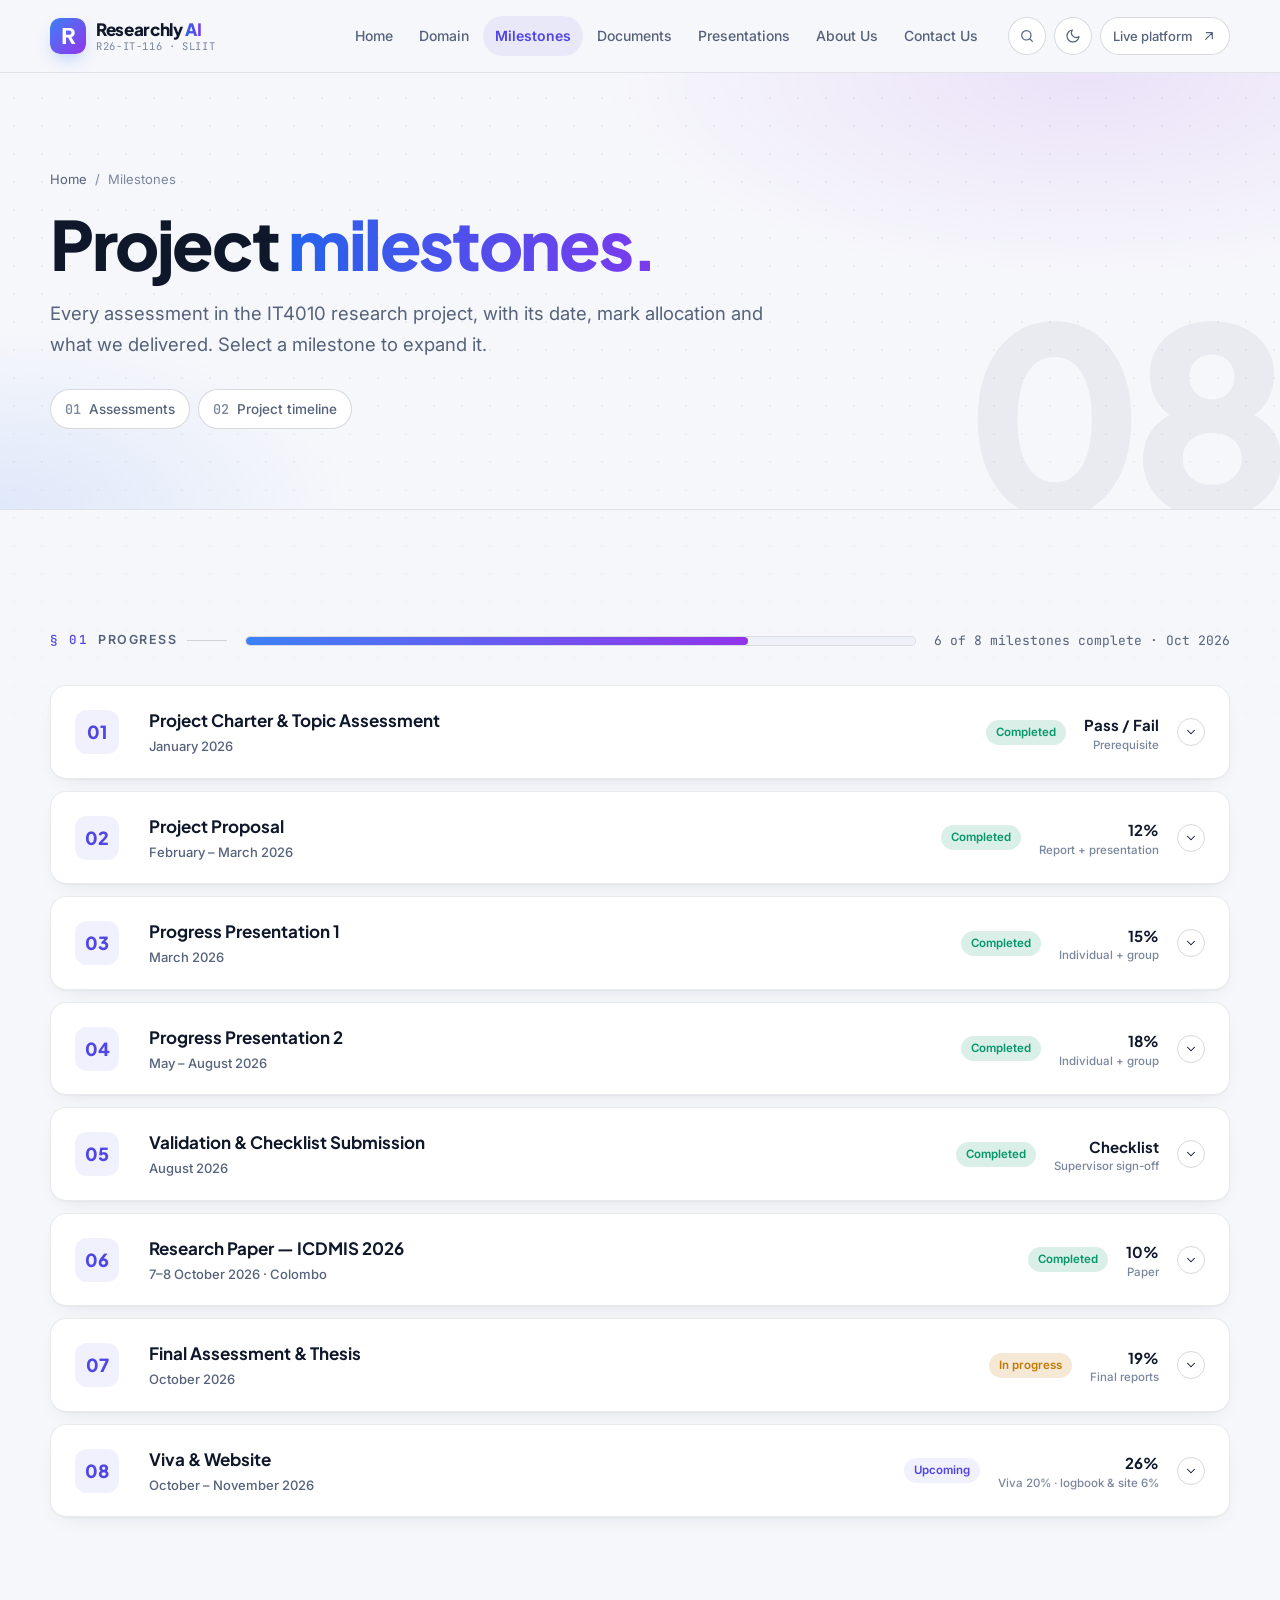
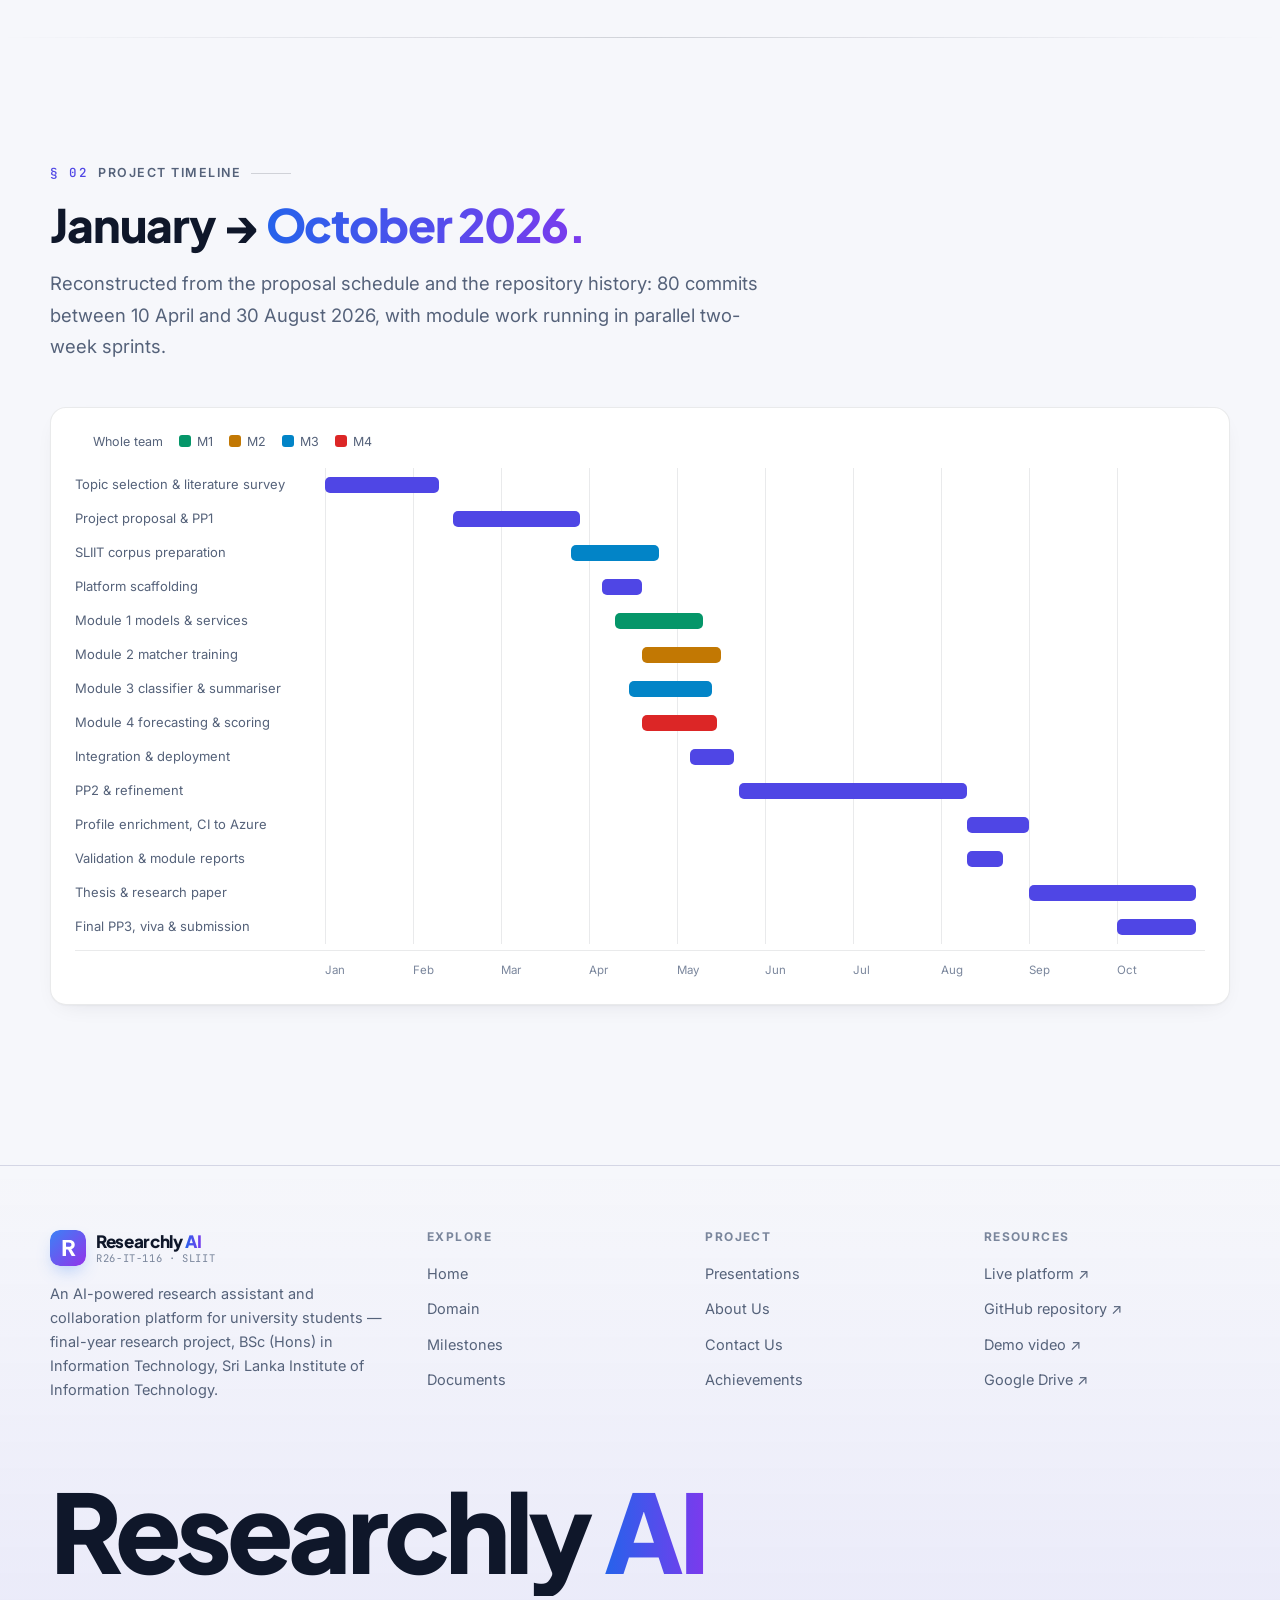
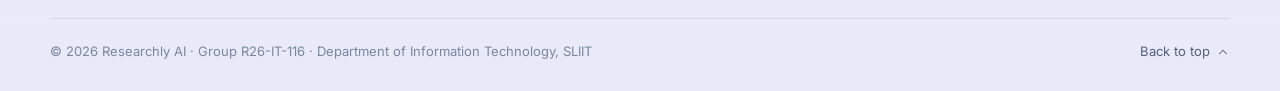
<file: Website/milestones.html>
<!doctype html>
<html lang="en">
<head>
<meta charset="utf-8">
<meta name="viewport" content="width=device-width, initial-scale=1">
<title>Milestones — Researchly AI</title>
<meta name="description" content="Assessment milestones of the Researchly AI research project (R26-IT-116): charter, proposal, progress presentations, research paper, final assessment and viva, with dates and mark allocations.">
<meta name="theme-color" content="#f6f7fb" media="(prefers-color-scheme: light)">
<meta name="theme-color" content="#090d18" media="(prefers-color-scheme: dark)">
<script>try{var t=localStorage.getItem("researchly-theme");if(t==="light"||t==="dark")document.documentElement.setAttribute("data-theme",t)}catch(e){}</script>
<meta property="og:title" content="Milestones — Researchly AI">
<meta property="og:description" content="Assessment milestones of the Researchly AI research project (R26-IT-116): charter, proposal, progress presentations, research paper, final assessment and viva, with dates and mark allocations.">
<meta property="og:type" content="website">
<link rel="icon" href="assets/images/favicon.svg" type="image/svg+xml">
<link rel="preconnect" href="https://fonts.googleapis.com">
<link rel="preconnect" href="https://fonts.gstatic.com" crossorigin>
<link href="https://fonts.googleapis.com/css2?family=Inter:wght@400;500;600;700&family=Plus+Jakarta+Sans:wght@600;700;800&family=JetBrains+Mono:wght@400;500&family=Source+Serif+4:ital,wght@0,400;0,600;1,400&display=swap" rel="stylesheet">
<link rel="stylesheet" href="assets/css/style.css">
</head>
<body>
<a class="skip" href="#main">Skip to content</a>
<div class="progress" aria-hidden="true"></div>
<header class="site-header">
  <nav class="nav wrap" aria-label="Main">
    <a class="brand" href="index.html" aria-label="Researchly AI home"><svg class="brand-mark" viewBox="0 0 40 40" aria-hidden="true">
  <defs><linearGradient id="rg-h" x1="0" y1="0" x2="1" y2="1"><stop offset="0" stop-color="#3b82f6"/><stop offset="1" stop-color="#9333ea"/></linearGradient></defs>
  <rect width="40" height="40" rx="10" fill="url(#rg-h)"/>
  <path d="M14 29V11h7.2c3.9 0 6.3 2.1 6.3 5.4 0 2.5-1.4 4.3-3.8 5L28.4 29h-4.3l-4-7.2h-2.3V29zm3.8-10.4h3.1c1.9 0 2.9-.8 2.9-2.3s-1-2.3-2.9-2.3h-3.1z" fill="#fff"/>
</svg><span class="brand-text">Researchly <span class="ai">AI</span><small>R26-IT-116 · SLIIT</small></span></a>
    <ul class="nav-links" id="nav-links"><li><a href="index.html">Home</a></li><li><a href="domain.html">Domain</a></li><li><a href="milestones.html" aria-current="page">Milestones</a></li><li><a href="documents.html">Documents</a></li><li><a href="presentations.html">Presentations</a></li><li><a href="about.html">About Us</a></li><li><a href="contact.html">Contact Us</a></li></ul>
    <div class="nav-tools">
      <button class="icon-btn theme-btn" type="button" data-open-finder aria-label="Search this site (Ctrl + K)" title="Search (Ctrl + K)"><svg viewBox="0 0 24 24" fill="none" stroke="currentColor" stroke-width="1.8" stroke-linecap="round" stroke-linejoin="round" aria-hidden="true"><circle cx="11" cy="11" r="7"/><path d="m20 20-3.5-3.5"/></svg></button>
      <button class="icon-btn theme-btn" type="button" data-theme-toggle aria-label="Switch between light and dark mode" title="Light / dark mode"><svg class="sun" viewBox="0 0 24 24" fill="none" stroke="currentColor" stroke-width="1.8" stroke-linecap="round" stroke-linejoin="round" aria-hidden="true"><circle cx="12" cy="12" r="4"/><path d="M12 2v2M12 20v2M4.9 4.9l1.4 1.4M17.7 17.7l1.4 1.4M2 12h2M20 12h2M4.9 19.1l1.4-1.4M17.7 6.3l1.4-1.4"/></svg><svg class="moon" viewBox="0 0 24 24" fill="none" stroke="currentColor" stroke-width="1.8" stroke-linecap="round" stroke-linejoin="round" aria-hidden="true"><path d="M21 12.8A9 9 0 1 1 11.2 3a7 7 0 0 0 9.8 9.8z"/></svg></button>
      <a class="icon-btn live-btn" href="https://researchly-ai.vercel.app/" target="_blank" rel="noopener">Live platform <svg viewBox="0 0 24 24" fill="none" stroke="currentColor" stroke-width="1.8" stroke-linecap="round" stroke-linejoin="round" aria-hidden="true"><path d="M7 17 17 7M8 7h9v9"/></svg></a>
      <button class="icon-btn menu-btn" type="button" aria-label="Open menu" aria-expanded="false" aria-controls="nav-links"><svg viewBox="0 0 24 24" fill="none" stroke="currentColor" stroke-width="1.8" stroke-linecap="round" stroke-linejoin="round" aria-hidden="true"><path d="M4 7h16M4 12h16M4 17h16"/></svg></button>
    </div>
  </nav>
</header>
<main id="main">
<header class="page-head">
  <div class="wrap">
    <ol class="crumbs"><li><a href="index.html">Home</a></li><li aria-current="page">Milestones</li></ol>
    <h1>Project <em>milestones.</em></h1>
    <p class="lead">Every assessment in the IT4010 research project, with its date, mark allocation and what we delivered. Select a milestone to expand it.</p>
    <ul class="toc" aria-label="On this page">
      <li><a href="#assessments"><span>01</span>Assessments</a></li>
      <li><a href="#timeline"><span>02</span>Project timeline</a></li>
    </ul>
    <span class="big-num" aria-hidden="true">08</span>
  </div>
</header>

<!--
  MARK ALLOCATIONS: the percentages below are placeholders that follow the usual IT4010 split.
  Confirm each value against your current module outline and edit the ".ms-marks" text if it differs.
-->
<section class="section" id="assessments">
  <div class="wrap">
    <div class="ms-progress reveal">
      <span class="eyebrow"><span class="sec">§ 01</span> Progress</span>
      <div class="ms-bar" style="--w:75%" role="progressbar" aria-valuenow="75" aria-valuemin="0" aria-valuemax="100" aria-label="Project completion"><span></span></div>
      <span class="mono" style="font-size:13px;color:var(--muted)">6 of 8 milestones complete · Oct 2026</span>
    </div>

    <div class="ms-list">
      <details class="ms reveal" id="ms-charter">
        <summary>
          <span class="ms-idx">01</span>
          <span class="ms-title">Project Charter &amp; Topic Assessment<small>January 2026</small></span>
          <span class="pill ok">Completed</span>
          <span class="ms-marks">Pass / Fail<small>Prerequisite</small></span>
          <span class="ms-chev"><svg viewBox="0 0 24 24" fill="none" stroke="currentColor" stroke-width="1.8" stroke-linecap="round" stroke-linejoin="round" aria-hidden="true"><path d="m6 9 6 6 6-6"/></svg></span>
        </summary>
        <div class="ms-body">
          <div>
            <p>The group's research topic was registered and approved. We confirmed the team, the supervisor and co-supervisor, and set the scope of the integrated platform and its four individual components.</p>
            <ul><li>Topic selection and an initial literature survey</li><li>Allocation of the four components to team members</li><li>Supervisor and co-supervisor confirmation</li></ul>
          </div>
          <div class="ms-facts"><dl><dt>Date</dt><dd>January 2026</dd><dt>Marks</dt><dd>Pass / Fail (required to proceed)</dd><dt>Output</dt><dd>Project charter / TAF</dd></dl>
            <a class="contact-line" href="documents.html#planning">View document <svg viewBox="0 0 24 24" fill="none" stroke="currentColor" stroke-width="1.8" stroke-linecap="round" stroke-linejoin="round" aria-hidden="true"><path d="M5 12h14M13 6l6 6-6 6"/></svg></a></div>
        </div>
      </details>

      <details class="ms reveal" id="ms-proposal">
        <summary>
          <span class="ms-idx">02</span>
          <span class="ms-title">Project Proposal<small>February – March 2026</small></span>
          <span class="pill ok">Completed</span>
          <span class="ms-marks">12%<small>Report + presentation</small></span>
          <span class="ms-chev"><svg viewBox="0 0 24 24" fill="none" stroke="currentColor" stroke-width="1.8" stroke-linecap="round" stroke-linejoin="round" aria-hidden="true"><path d="m6 9 6 6 6-6"/></svg></span>
        </summary>
        <div class="ms-body">
          <div>
            <p>Each member submitted an individual proposal and the group gave a proposal presentation. Together they defined the research problem, the gap, the objectives, the methodology, the budget (about LKR 115,000–131,000 per component) and the evaluation targets that we later measured against.</p>
            <ul><li>Four individual proposal reports</li><li>Proposal presentation to the panel</li><li>Success criteria fixed in advance of implementation</li></ul>
          </div>
          <div class="ms-facts"><dl><dt>Date</dt><dd>February – March 2026</dd><dt>Marks</dt><dd>12% (report + presentation)</dd><dt>Output</dt><dd>Proposal documents &amp; slides</dd></dl>
            <a class="contact-line" href="documents.html#proposals">View documents <svg viewBox="0 0 24 24" fill="none" stroke="currentColor" stroke-width="1.8" stroke-linecap="round" stroke-linejoin="round" aria-hidden="true"><path d="M5 12h14M13 6l6 6-6 6"/></svg></a></div>
        </div>
      </details>

      <details class="ms reveal" id="ms-pp1">
        <summary>
          <span class="ms-idx">03</span>
          <span class="ms-title">Progress Presentation 1<small>March 2026</small></span>
          <span class="pill ok">Completed</span>
          <span class="ms-marks">15%<small>Individual + group</small></span>
          <span class="ms-chev"><svg viewBox="0 0 24 24" fill="none" stroke="currentColor" stroke-width="1.8" stroke-linecap="round" stroke-linejoin="round" aria-hidden="true"><path d="m6 9 6 6 6-6"/></svg></span>
        </summary>
        <div class="ms-body">
          <div>
            <p>We showed about 50% completion of the research: the system design, the SLIIT corpus preparation plan, the dataset collection and the initial model choices for each module.</p>
            <ul><li>Architecture and shared data contracts</li><li>Corpus collection from the SLIIT RDA repository</li><li>Initial prototypes per module</li></ul>
          </div>
          <div class="ms-facts"><dl><dt>Date</dt><dd>March 2026</dd><dt>Marks</dt><dd>15%</dd><dt>Output</dt><dd>PP1 slides &amp; demo</dd></dl>
            <a class="contact-line" href="presentations.html">View slides <svg viewBox="0 0 24 24" fill="none" stroke="currentColor" stroke-width="1.8" stroke-linecap="round" stroke-linejoin="round" aria-hidden="true"><path d="M5 12h14M13 6l6 6-6 6"/></svg></a></div>
        </div>
      </details>

      <details class="ms reveal" id="ms-pp2">
        <summary>
          <span class="ms-idx">04</span>
          <span class="ms-title">Progress Presentation 2<small>May – August 2026</small></span>
          <span class="pill ok">Completed</span>
          <span class="ms-marks">18%<small>Individual + group</small></span>
          <span class="ms-chev"><svg viewBox="0 0 24 24" fill="none" stroke="currentColor" stroke-width="1.8" stroke-linecap="round" stroke-linejoin="round" aria-hidden="true"><path d="m6 9 6 6 6-6"/></svg></span>
        </summary>
        <div class="ms-body">
          <div>
            <p>We demonstrated about 90% completion: trained models for Modules 1, 2 and 4, gap intelligence, peer connect, the analytics endpoints, and production deployment on Vercel and Railway with performance fixes.</p>
            <ul><li>Integrated platform through one gateway</li><li>Fine-tuned SBERT supervisor matcher</li><li>Continuous deployment with GitHub Actions</li></ul>
          </div>
          <div class="ms-facts"><dl><dt>Date</dt><dd>May – August 2026</dd><dt>Marks</dt><dd>18%</dd><dt>Output</dt><dd>PP2 slides &amp; live demo</dd></dl>
            <a class="contact-line" href="presentations.html">View slides <svg viewBox="0 0 24 24" fill="none" stroke="currentColor" stroke-width="1.8" stroke-linecap="round" stroke-linejoin="round" aria-hidden="true"><path d="M5 12h14M13 6l6 6-6 6"/></svg></a></div>
        </div>
      </details>

      <details class="ms reveal" id="ms-validation">
        <summary>
          <span class="ms-idx">05</span>
          <span class="ms-title">Validation &amp; Checklist Submission<small>August 2026</small></span>
          <span class="pill ok">Completed</span>
          <span class="ms-marks">Checklist<small>Supervisor sign-off</small></span>
          <span class="ms-chev"><svg viewBox="0 0 24 24" fill="none" stroke="currentColor" stroke-width="1.8" stroke-linecap="round" stroke-linejoin="round" aria-hidden="true"><path d="m6 9 6 6 6-6"/></svg></span>
        </summary>
        <div class="ms-body">
          <div>
            <p>We ran 52 live API test cases across the four services (13 + 13 + 14 + 12) on 28 August 2026. Each module's validation workbook and report was reviewed and signed off by the supervisor. Defects found during validation, such as the IEEE citation-shape issue, were fixed and re-tested.</p>
            <ul><li>36 passed · 9 partial · 6 failed · 1 blocked</li><li>Four signed module validation reports</li></ul>
          </div>
          <div class="ms-facts"><dl><dt>Date</dt><dd>27–30 August 2026</dd><dt>Marks</dt><dd>Part of the final assessment</dd><dt>Output</dt><dd>Validation reports &amp; checklists</dd></dl>
            <a class="contact-line" href="documents.html#checklists">View documents <svg viewBox="0 0 24 24" fill="none" stroke="currentColor" stroke-width="1.8" stroke-linecap="round" stroke-linejoin="round" aria-hidden="true"><path d="M5 12h14M13 6l6 6-6 6"/></svg></a></div>
        </div>
      </details>

      <details class="ms reveal" id="ms-paper">
        <summary>
          <span class="ms-idx">06</span>
          <span class="ms-title">Research Paper — ICDMIS 2026<small>7–8 October 2026 · Colombo</small></span>
          <span class="pill ok">Completed</span>
          <span class="ms-marks">10%<small>Paper</small></span>
          <span class="ms-chev"><svg viewBox="0 0 24 24" fill="none" stroke="currentColor" stroke-width="1.8" stroke-linecap="round" stroke-linejoin="round" aria-hidden="true"><path d="m6 9 6 6 6-6"/></svg></span>
        </summary>
        <div class="ms-body">
          <div>
            <p>Our paper, <em>"AI-Powered Research Paper Assistant and Collaboration Platform for University Students"</em>, was selected for the 3rd International Conference on Data Mining and Information Security (ICDMIS 2026), co-organised by SLIIT and Eminent College of Management &amp; Technology, with Springer Nature as publication partner. We presented it as a technical poster.</p>
          </div>
          <div class="ms-facts"><dl><dt>Date</dt><dd>7–8 October 2026</dd><dt>Marks</dt><dd>10%</dd><dt>Output</dt><dd>Paper, poster &amp; certificates</dd></dl>
            <a class="contact-line" href="about.html#achievements">See the achievement <svg viewBox="0 0 24 24" fill="none" stroke="currentColor" stroke-width="1.8" stroke-linecap="round" stroke-linejoin="round" aria-hidden="true"><path d="M5 12h14M13 6l6 6-6 6"/></svg></a></div>
        </div>
      </details>

      <details class="ms reveal" id="ms-final">
        <summary>
          <span class="ms-idx">07</span>
          <span class="ms-title">Final Assessment &amp; Thesis<small>October 2026</small></span>
          <span class="pill part">In progress</span>
          <span class="ms-marks">19%<small>Final reports</small></span>
          <span class="ms-chev"><svg viewBox="0 0 24 24" fill="none" stroke="currentColor" stroke-width="1.8" stroke-linecap="round" stroke-linejoin="round" aria-hidden="true"><path d="m6 9 6 6 6-6"/></svg></span>
        </summary>
        <div class="ms-body">
          <div>
            <p>We submit the group thesis (the common integrated solution report) and four individual theses, then give the final presentation (PP3) of the complete system. Student user-acceptance testing with the System Usability Scale is scheduled for this period.</p>
            <ul><li>Group thesis + 4 individual theses</li><li>Final presentation &amp; demonstration</li><li>Student UAT (SUS)</li></ul>
          </div>
          <div class="ms-facts"><dl><dt>Date</dt><dd>October 2026</dd><dt>Marks</dt><dd>19%</dd><dt>Output</dt><dd>Final theses &amp; PP3 slides</dd></dl>
            <a class="contact-line" href="documents.html#final">View documents <svg viewBox="0 0 24 24" fill="none" stroke="currentColor" stroke-width="1.8" stroke-linecap="round" stroke-linejoin="round" aria-hidden="true"><path d="M5 12h14M13 6l6 6-6 6"/></svg></a></div>
        </div>
      </details>

      <details class="ms reveal" id="ms-viva">
        <summary>
          <span class="ms-idx">08</span>
          <span class="ms-title">Viva &amp; Website<small>October – November 2026</small></span>
          <span class="pill up">Upcoming</span>
          <span class="ms-marks">26%<small>Viva 20% · logbook &amp; site 6%</small></span>
          <span class="ms-chev"><svg viewBox="0 0 24 24" fill="none" stroke="currentColor" stroke-width="1.8" stroke-linecap="round" stroke-linejoin="round" aria-hidden="true"><path d="m6 9 6 6 6-6"/></svg></span>
        </summary>
        <div class="ms-body">
          <div>
            <p>Each member is examined individually on their component, with research logbooks, MS Planner boards and MS Teams records presented as evidence of execution. This website is part of the final submission package.</p>
          </div>
          <div class="ms-facts"><dl><dt>Date</dt><dd>October – November 2026</dd><dt>Marks</dt><dd>Viva 20% · logbook &amp; website 6%</dd><dt>Output</dt><dd>Viva, logbook, website</dd></dl>
            <a class="contact-line" href="about.html">Meet the team <svg viewBox="0 0 24 24" fill="none" stroke="currentColor" stroke-width="1.8" stroke-linecap="round" stroke-linejoin="round" aria-hidden="true"><path d="M5 12h14M13 6l6 6-6 6"/></svg></a></div>
        </div>
      </details>
    </div>
  </div>
</section>

<div class="divider"></div>

<section class="section" id="timeline">
  <div class="wrap">
    <div class="section-head">
      <span class="eyebrow"><span class="sec">§ 02</span> Project timeline</span>
      <h2 class="h2">January → <em>October 2026.</em></h2>
      <p class="lead">Reconstructed from the proposal schedule and the repository history: 80 commits between 10 April and 30 August 2026, with module work running in parallel two-week sprints.</p>
    </div>
    <div class="gantt reveal">
      <div class="gantt-inner">
        <div class="g-legend"><span><i style="background:var(--violet)"></i>Whole team</span><span><i style="background:var(--m1)"></i>M1</span><span><i style="background:var(--m2)"></i>M2</span><span><i style="background:var(--m3)"></i>M3</span><span><i style="background:var(--m4)"></i>M4</span></div>
        <div class="g-row"><span>Topic selection &amp; literature survey</span><div class="g-track"><i class="g-bar" style="--s:0%;--w:13%"></i></div></div>
        <div class="g-row"><span>Project proposal &amp; PP1</span><div class="g-track"><i class="g-bar" style="--s:14.5%;--w:14.5%"></i></div></div>
        <div class="g-row"><span>SLIIT corpus preparation</span><div class="g-track"><i class="g-bar m3" style="--s:28%;--w:10%"></i></div></div>
        <div class="g-row"><span>Platform scaffolding</span><div class="g-track"><i class="g-bar" style="--s:31.5%;--w:4.5%"></i></div></div>
        <div class="g-row"><span>Module 1 models &amp; services</span><div class="g-track"><i class="g-bar m1" style="--s:33%;--w:10%"></i></div></div>
        <div class="g-row"><span>Module 2 matcher training</span><div class="g-track"><i class="g-bar m2" style="--s:36%;--w:9%"></i></div></div>
        <div class="g-row"><span>Module 3 classifier &amp; summariser</span><div class="g-track"><i class="g-bar m3" style="--s:34.5%;--w:9.5%"></i></div></div>
        <div class="g-row"><span>Module 4 forecasting &amp; scoring</span><div class="g-track"><i class="g-bar m4" style="--s:36%;--w:8.5%"></i></div></div>
        <div class="g-row"><span>Integration &amp; deployment</span><div class="g-track"><i class="g-bar" style="--s:41.5%;--w:5%"></i></div></div>
        <div class="g-row"><span>PP2 &amp; refinement</span><div class="g-track"><i class="g-bar" style="--s:47%;--w:26%"></i></div></div>
        <div class="g-row"><span>Profile enrichment, CI to Azure</span><div class="g-track"><i class="g-bar" style="--s:73%;--w:7%"></i></div></div>
        <div class="g-row"><span>Validation &amp; module reports</span><div class="g-track"><i class="g-bar" style="--s:73%;--w:4%"></i></div></div>
        <div class="g-row"><span>Thesis &amp; research paper</span><div class="g-track"><i class="g-bar" style="--s:80%;--w:19%"></i></div></div>
        <div class="g-row"><span>Final PP3, viva &amp; submission</span><div class="g-track"><i class="g-bar" style="--s:90%;--w:9%"></i></div></div>
        <div class="g-months"><span></span><span>Jan</span><span>Feb</span><span>Mar</span><span>Apr</span><span>May</span><span>Jun</span><span>Jul</span><span>Aug</span><span>Sep</span><span>Oct</span></div>
      </div>
    </div>
  </div>
</section>
</main>
<footer class="site-footer">
  <div class="wrap">
    <div class="foot-grid">
      <div>
        <a class="brand" href="index.html"><svg class="brand-mark" viewBox="0 0 40 40" aria-hidden="true">
  <defs><linearGradient id="rg-f" x1="0" y1="0" x2="1" y2="1"><stop offset="0" stop-color="#3b82f6"/><stop offset="1" stop-color="#9333ea"/></linearGradient></defs>
  <rect width="40" height="40" rx="10" fill="url(#rg-f)"/>
  <path d="M14 29V11h7.2c3.9 0 6.3 2.1 6.3 5.4 0 2.5-1.4 4.3-3.8 5L28.4 29h-4.3l-4-7.2h-2.3V29zm3.8-10.4h3.1c1.9 0 2.9-.8 2.9-2.3s-1-2.3-2.9-2.3h-3.1z" fill="#fff"/>
</svg><span class="brand-text">Researchly <span class="ai">AI</span><small>R26-IT-116 · SLIIT</small></span></a>
        <p style="margin-top:16px">An AI-powered research assistant and collaboration platform for university students — final-year research project, BSc (Hons) in Information Technology, Sri Lanka Institute of Information Technology.</p>
      </div>
      <div><h4>Explore</h4><ul>
        <li><a href="index.html">Home</a></li><li><a href="domain.html">Domain</a></li>
        <li><a href="milestones.html">Milestones</a></li><li><a href="documents.html">Documents</a></li>
      </ul></div>
      <div><h4>Project</h4><ul>
        <li><a href="presentations.html">Presentations</a></li><li><a href="about.html">About Us</a></li>
        <li><a href="contact.html">Contact Us</a></li><li><a href="about.html#achievements">Achievements</a></li>
      </ul></div>
      <div><h4>Resources</h4><ul>
        <li><a href="https://researchly-ai.vercel.app/" target="_blank" rel="noopener">Live platform ↗</a></li>
        <li><a href="https://github.com/dilumonline2000/R26-IT-116-Researchly-Ai-" target="_blank" rel="noopener">GitHub repository ↗</a></li>
        <li><a href="https://youtu.be/7BuNPmz995Q" target="_blank" rel="noopener">Demo video ↗</a></li>
        <li><a href="https://drive.google.com/drive/folders/1Wh-0akTEBXX2C-2BqsnoxqkH0JTby54T?usp=drive_link" target="_blank" rel="noopener">Google Drive ↗</a></li>
      </ul></div>
    </div>
    <div class="foot-word" aria-hidden="true">Researchly <span>AI</span></div>
    <div class="foot-bottom">
      <span>© <span data-year>2026</span> Researchly AI · Group R26-IT-116 · Department of Information Technology, SLIIT</span>
      <a class="to-top" href="#main">Back to top <svg viewBox="0 0 24 24" fill="none" stroke="currentColor" stroke-width="1.8" stroke-linecap="round" stroke-linejoin="round" aria-hidden="true"><path d="m18 15-6-6-6 6"/></svg></a>
    </div>
  </div>
</footer>
<div class="finder" role="dialog" aria-modal="true" aria-label="Search this site">
  <div class="finder-box">
    <div class="finder-input"><svg viewBox="0 0 24 24" fill="none" stroke="currentColor" stroke-width="1.8" stroke-linecap="round" stroke-linejoin="round" aria-hidden="true"><circle cx="11" cy="11" r="7"/><path d="m20 20-3.5-3.5"/></svg><input type="text" placeholder="Search pages, sections and documents…" aria-label="Search"><kbd>Esc</kbd></div>
    <ul class="finder-results"></ul>
  </div>
</div>
<script src="assets/js/main.js" defer></script>
</body>
</html>
</file>
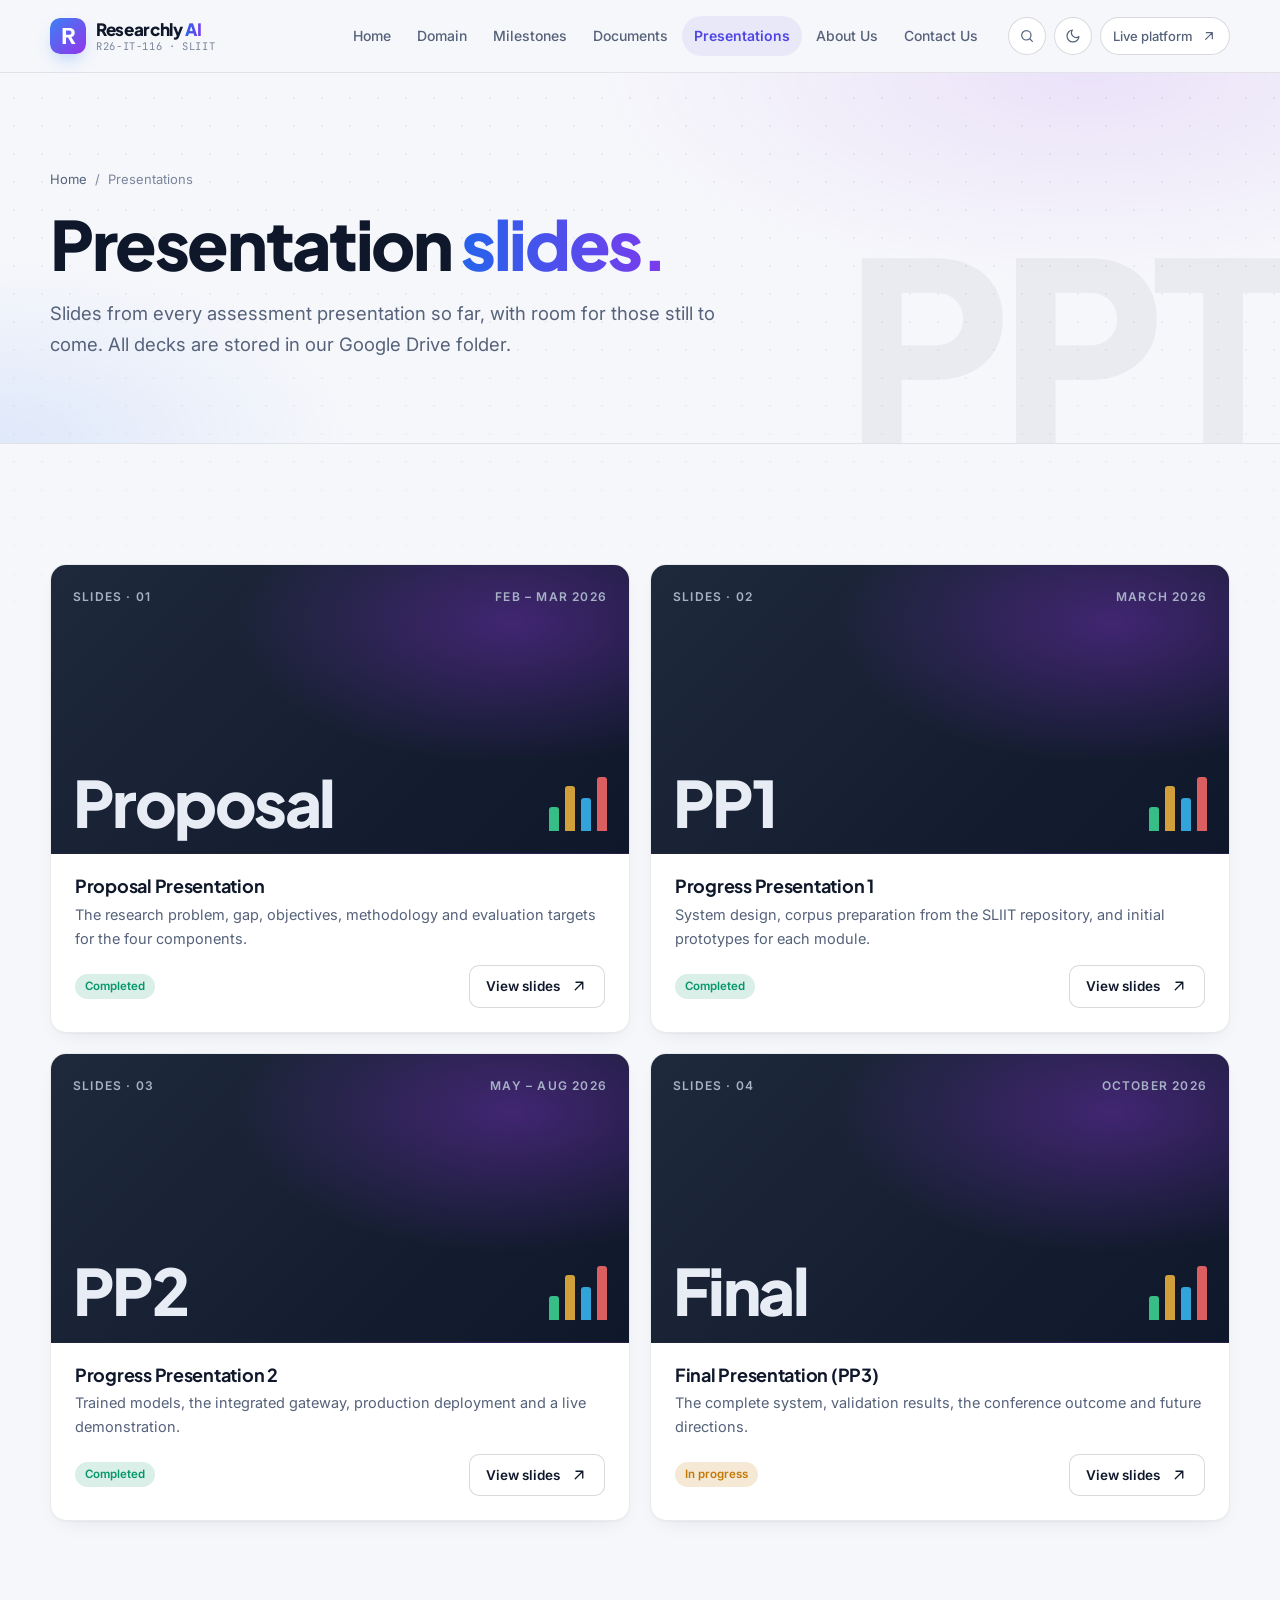
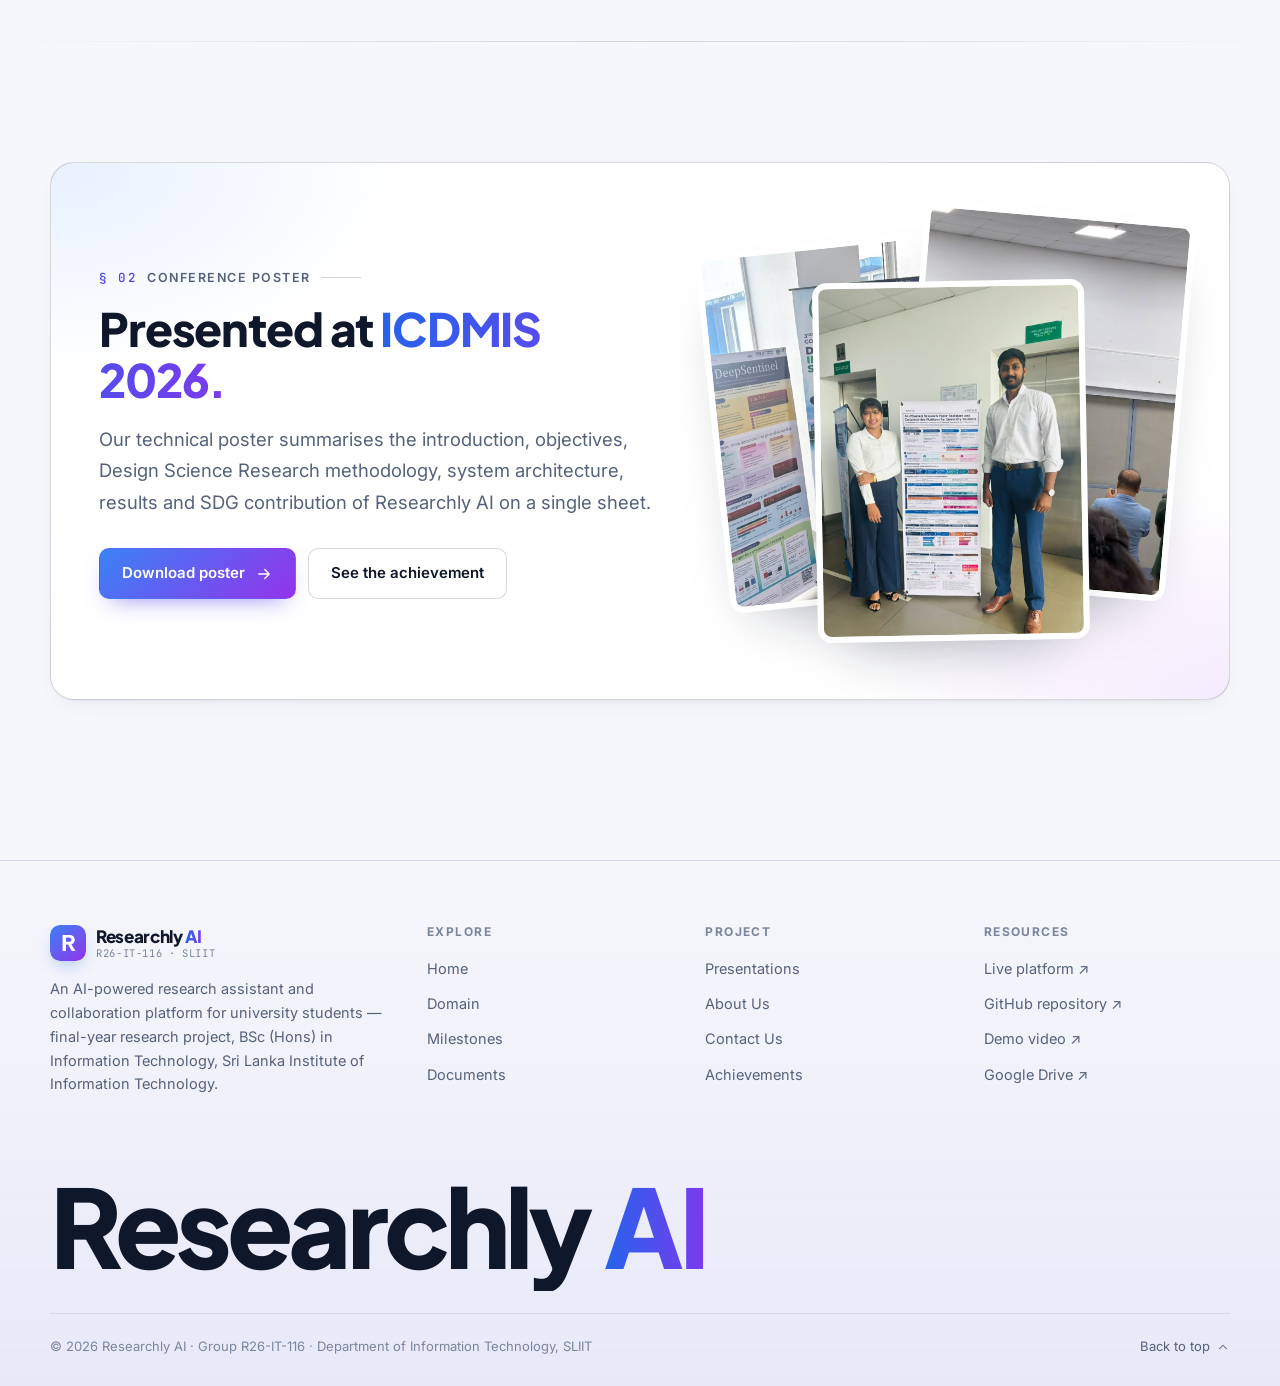
<file: Website/presentations.html>
<!doctype html>
<html lang="en">
<head>
<meta charset="utf-8">
<meta name="viewport" content="width=device-width, initial-scale=1">
<title>Presentations — Researchly AI</title>
<meta name="description" content="Slides from Researchly AI's proposal, progress and final presentations, plus the ICDMIS 2026 conference poster.">
<meta name="theme-color" content="#f6f7fb" media="(prefers-color-scheme: light)">
<meta name="theme-color" content="#090d18" media="(prefers-color-scheme: dark)">
<script>try{var t=localStorage.getItem("researchly-theme");if(t==="light"||t==="dark")document.documentElement.setAttribute("data-theme",t)}catch(e){}</script>
<meta property="og:title" content="Presentations — Researchly AI">
<meta property="og:description" content="Slides from Researchly AI's proposal, progress and final presentations, plus the ICDMIS 2026 conference poster.">
<meta property="og:type" content="website">
<link rel="icon" href="assets/images/favicon.svg" type="image/svg+xml">
<link rel="preconnect" href="https://fonts.googleapis.com">
<link rel="preconnect" href="https://fonts.gstatic.com" crossorigin>
<link href="https://fonts.googleapis.com/css2?family=Inter:wght@400;500;600;700&family=Plus+Jakarta+Sans:wght@600;700;800&family=JetBrains+Mono:wght@400;500&family=Source+Serif+4:ital,wght@0,400;0,600;1,400&display=swap" rel="stylesheet">
<link rel="stylesheet" href="assets/css/style.css">
</head>
<body>
<a class="skip" href="#main">Skip to content</a>
<div class="progress" aria-hidden="true"></div>
<header class="site-header">
  <nav class="nav wrap" aria-label="Main">
    <a class="brand" href="index.html" aria-label="Researchly AI home"><svg class="brand-mark" viewBox="0 0 40 40" aria-hidden="true">
  <defs><linearGradient id="rg-h" x1="0" y1="0" x2="1" y2="1"><stop offset="0" stop-color="#3b82f6"/><stop offset="1" stop-color="#9333ea"/></linearGradient></defs>
  <rect width="40" height="40" rx="10" fill="url(#rg-h)"/>
  <path d="M14 29V11h7.2c3.9 0 6.3 2.1 6.3 5.4 0 2.5-1.4 4.3-3.8 5L28.4 29h-4.3l-4-7.2h-2.3V29zm3.8-10.4h3.1c1.9 0 2.9-.8 2.9-2.3s-1-2.3-2.9-2.3h-3.1z" fill="#fff"/>
</svg><span class="brand-text">Researchly <span class="ai">AI</span><small>R26-IT-116 · SLIIT</small></span></a>
    <ul class="nav-links" id="nav-links"><li><a href="index.html">Home</a></li><li><a href="domain.html">Domain</a></li><li><a href="milestones.html">Milestones</a></li><li><a href="documents.html">Documents</a></li><li><a href="presentations.html" aria-current="page">Presentations</a></li><li><a href="about.html">About Us</a></li><li><a href="contact.html">Contact Us</a></li></ul>
    <div class="nav-tools">
      <button class="icon-btn theme-btn" type="button" data-open-finder aria-label="Search this site (Ctrl + K)" title="Search (Ctrl + K)"><svg viewBox="0 0 24 24" fill="none" stroke="currentColor" stroke-width="1.8" stroke-linecap="round" stroke-linejoin="round" aria-hidden="true"><circle cx="11" cy="11" r="7"/><path d="m20 20-3.5-3.5"/></svg></button>
      <button class="icon-btn theme-btn" type="button" data-theme-toggle aria-label="Switch between light and dark mode" title="Light / dark mode"><svg class="sun" viewBox="0 0 24 24" fill="none" stroke="currentColor" stroke-width="1.8" stroke-linecap="round" stroke-linejoin="round" aria-hidden="true"><circle cx="12" cy="12" r="4"/><path d="M12 2v2M12 20v2M4.9 4.9l1.4 1.4M17.7 17.7l1.4 1.4M2 12h2M20 12h2M4.9 19.1l1.4-1.4M17.7 6.3l1.4-1.4"/></svg><svg class="moon" viewBox="0 0 24 24" fill="none" stroke="currentColor" stroke-width="1.8" stroke-linecap="round" stroke-linejoin="round" aria-hidden="true"><path d="M21 12.8A9 9 0 1 1 11.2 3a7 7 0 0 0 9.8 9.8z"/></svg></button>
      <a class="icon-btn live-btn" href="https://researchly-ai.vercel.app/" target="_blank" rel="noopener">Live platform <svg viewBox="0 0 24 24" fill="none" stroke="currentColor" stroke-width="1.8" stroke-linecap="round" stroke-linejoin="round" aria-hidden="true"><path d="M7 17 17 7M8 7h9v9"/></svg></a>
      <button class="icon-btn menu-btn" type="button" aria-label="Open menu" aria-expanded="false" aria-controls="nav-links"><svg viewBox="0 0 24 24" fill="none" stroke="currentColor" stroke-width="1.8" stroke-linecap="round" stroke-linejoin="round" aria-hidden="true"><path d="M4 7h16M4 12h16M4 17h16"/></svg></button>
    </div>
  </nav>
</header>
<main id="main">
<header class="page-head">
  <div class="wrap">
    <ol class="crumbs"><li><a href="index.html">Home</a></li><li aria-current="page">Presentations</li></ol>
    <h1>Presentation <em>slides.</em></h1>
    <p class="lead">Slides from every assessment presentation so far, with room for those still to come. All decks are stored in our Google Drive folder.</p>
    <span class="big-num" aria-hidden="true">PPT</span>
  </div>
</header>

<section class="section">
  <div class="wrap">
    <div class="slides">
      <article class="slide reveal">
        <div class="slide-art"><span class="t"><span>Slides · 01</span><span>Feb – Mar 2026</span></span><span class="no">Proposal</span><span class="bars" aria-hidden="true"><i></i><i></i><i></i><i></i></span></div>
        <div class="slide-body"><h3>Proposal Presentation</h3><p>The research problem, gap, objectives, methodology and evaluation targets for the four components.</p>
          <div class="row"><span class="pill ok">Completed</span><a class="btn btn-ghost btn-sm" href="https://drive.google.com/drive/folders/1Wh-0akTEBXX2C-2BqsnoxqkH0JTby54T?usp=drive_link" target="_blank" rel="noopener">View slides <svg viewBox="0 0 24 24" fill="none" stroke="currentColor" stroke-width="1.8" stroke-linecap="round" stroke-linejoin="round" aria-hidden="true"><path d="M7 17 17 7M8 7h9v9"/></svg></a></div></div>
      </article>
      <article class="slide reveal" style="--d:.06s">
        <div class="slide-art"><span class="t"><span>Slides · 02</span><span>March 2026</span></span><span class="no">PP1</span><span class="bars" aria-hidden="true"><i></i><i></i><i></i><i></i></span></div>
        <div class="slide-body"><h3>Progress Presentation 1</h3><p>System design, corpus preparation from the SLIIT repository, and initial prototypes for each module.</p>
          <div class="row"><span class="pill ok">Completed</span><a class="btn btn-ghost btn-sm" href="https://drive.google.com/drive/folders/1Wh-0akTEBXX2C-2BqsnoxqkH0JTby54T?usp=drive_link" target="_blank" rel="noopener">View slides <svg viewBox="0 0 24 24" fill="none" stroke="currentColor" stroke-width="1.8" stroke-linecap="round" stroke-linejoin="round" aria-hidden="true"><path d="M7 17 17 7M8 7h9v9"/></svg></a></div></div>
      </article>
      <article class="slide reveal">
        <div class="slide-art"><span class="t"><span>Slides · 03</span><span>May – Aug 2026</span></span><span class="no">PP2</span><span class="bars" aria-hidden="true"><i></i><i></i><i></i><i></i></span></div>
        <div class="slide-body"><h3>Progress Presentation 2</h3><p>Trained models, the integrated gateway, production deployment and a live demonstration.</p>
          <div class="row"><span class="pill ok">Completed</span><a class="btn btn-ghost btn-sm" href="https://drive.google.com/drive/folders/1Wh-0akTEBXX2C-2BqsnoxqkH0JTby54T?usp=drive_link" target="_blank" rel="noopener">View slides <svg viewBox="0 0 24 24" fill="none" stroke="currentColor" stroke-width="1.8" stroke-linecap="round" stroke-linejoin="round" aria-hidden="true"><path d="M7 17 17 7M8 7h9v9"/></svg></a></div></div>
      </article>
      <article class="slide reveal" style="--d:.06s">
        <div class="slide-art"><span class="t"><span>Slides · 04</span><span>October 2026</span></span><span class="no">Final</span><span class="bars" aria-hidden="true"><i></i><i></i><i></i><i></i></span></div>
        <div class="slide-body"><h3>Final Presentation (PP3)</h3><p>The complete system, validation results, the conference outcome and future directions.</p>
          <div class="row"><span class="pill part">In progress</span><a class="btn btn-ghost btn-sm" href="https://drive.google.com/drive/folders/1Wh-0akTEBXX2C-2BqsnoxqkH0JTby54T?usp=drive_link" target="_blank" rel="noopener">View slides <svg viewBox="0 0 24 24" fill="none" stroke="currentColor" stroke-width="1.8" stroke-linecap="round" stroke-linejoin="round" aria-hidden="true"><path d="M7 17 17 7M8 7h9v9"/></svg></a></div></div>
      </article>
    </div>
  </div>
</section>

<div class="divider"></div>

<section class="section" id="poster">
  <div class="wrap">
    <div class="achievement reveal">
      <div>
        <span class="eyebrow"><span class="sec">§ 02</span> Conference poster</span>
        <h2 class="h2">Presented at <em>ICDMIS 2026.</em></h2>
        <p class="lead">Our technical poster summarises the introduction, objectives, Design Science Research methodology, system architecture, results and SDG contribution of Researchly AI on a single sheet.</p>
        <div class="hero-cta" style="animation:none">
          <a class="btn btn-primary" href="https://drive.google.com/drive/folders/1Wh-0akTEBXX2C-2BqsnoxqkH0JTby54T?usp=drive_link" target="_blank" rel="noopener">Download poster <svg viewBox="0 0 24 24" fill="none" stroke="currentColor" stroke-width="1.8" stroke-linecap="round" stroke-linejoin="round" aria-hidden="true"><path d="M5 12h14M13 6l6 6-6 6"/></svg></a>
          <a class="btn btn-ghost" href="about.html#achievements">See the achievement</a>
        </div>
      </div>
      <div class="photo-stack">
        <figure><img src="assets/images/conference/banner.jpg" alt="ICDMIS 2026 conference banner" loading="lazy"></figure>
        <figure><img src="assets/images/conference/award.jpg" alt="Team receiving recognition on stage at ICDMIS 2026" loading="lazy"></figure>
        <figure><img src="assets/images/conference/poster.jpg" alt="Team members standing beside the Researchly AI poster" loading="lazy"></figure>
      </div>
    </div>
  </div>
</section>
</main>
<footer class="site-footer">
  <div class="wrap">
    <div class="foot-grid">
      <div>
        <a class="brand" href="index.html"><svg class="brand-mark" viewBox="0 0 40 40" aria-hidden="true">
  <defs><linearGradient id="rg-f" x1="0" y1="0" x2="1" y2="1"><stop offset="0" stop-color="#3b82f6"/><stop offset="1" stop-color="#9333ea"/></linearGradient></defs>
  <rect width="40" height="40" rx="10" fill="url(#rg-f)"/>
  <path d="M14 29V11h7.2c3.9 0 6.3 2.1 6.3 5.4 0 2.5-1.4 4.3-3.8 5L28.4 29h-4.3l-4-7.2h-2.3V29zm3.8-10.4h3.1c1.9 0 2.9-.8 2.9-2.3s-1-2.3-2.9-2.3h-3.1z" fill="#fff"/>
</svg><span class="brand-text">Researchly <span class="ai">AI</span><small>R26-IT-116 · SLIIT</small></span></a>
        <p style="margin-top:16px">An AI-powered research assistant and collaboration platform for university students — final-year research project, BSc (Hons) in Information Technology, Sri Lanka Institute of Information Technology.</p>
      </div>
      <div><h4>Explore</h4><ul>
        <li><a href="index.html">Home</a></li><li><a href="domain.html">Domain</a></li>
        <li><a href="milestones.html">Milestones</a></li><li><a href="documents.html">Documents</a></li>
      </ul></div>
      <div><h4>Project</h4><ul>
        <li><a href="presentations.html">Presentations</a></li><li><a href="about.html">About Us</a></li>
        <li><a href="contact.html">Contact Us</a></li><li><a href="about.html#achievements">Achievements</a></li>
      </ul></div>
      <div><h4>Resources</h4><ul>
        <li><a href="https://researchly-ai.vercel.app/" target="_blank" rel="noopener">Live platform ↗</a></li>
        <li><a href="https://github.com/dilumonline2000/R26-IT-116-Researchly-Ai-" target="_blank" rel="noopener">GitHub repository ↗</a></li>
        <li><a href="https://youtu.be/7BuNPmz995Q" target="_blank" rel="noopener">Demo video ↗</a></li>
        <li><a href="https://drive.google.com/drive/folders/1Wh-0akTEBXX2C-2BqsnoxqkH0JTby54T?usp=drive_link" target="_blank" rel="noopener">Google Drive ↗</a></li>
      </ul></div>
    </div>
    <div class="foot-word" aria-hidden="true">Researchly <span>AI</span></div>
    <div class="foot-bottom">
      <span>© <span data-year>2026</span> Researchly AI · Group R26-IT-116 · Department of Information Technology, SLIIT</span>
      <a class="to-top" href="#main">Back to top <svg viewBox="0 0 24 24" fill="none" stroke="currentColor" stroke-width="1.8" stroke-linecap="round" stroke-linejoin="round" aria-hidden="true"><path d="m18 15-6-6-6 6"/></svg></a>
    </div>
  </div>
</footer>
<div class="finder" role="dialog" aria-modal="true" aria-label="Search this site">
  <div class="finder-box">
    <div class="finder-input"><svg viewBox="0 0 24 24" fill="none" stroke="currentColor" stroke-width="1.8" stroke-linecap="round" stroke-linejoin="round" aria-hidden="true"><circle cx="11" cy="11" r="7"/><path d="m20 20-3.5-3.5"/></svg><input type="text" placeholder="Search pages, sections and documents…" aria-label="Search"><kbd>Esc</kbd></div>
    <ul class="finder-results"></ul>
  </div>
</div>
<script src="assets/js/main.js" defer></script>
</body>
</html>
</file>
<file: Website/assets/css/style.css>
/* ==========================================================================
   Researchly AI — Research project website (R26-IT-116, SLIIT)
   Light & dark themes driven by tokens on :root.
   Brand: blue → purple gradient (matches the live platform).
   Module colours: M1 green, M2 amber, M3 sky, M4 red.
   ========================================================================== */

/* ---------- Theme tokens: LIGHT (default) ---------- */
:root {
  color-scheme: light;
  --bg: #f6f7fb;
  --bg-2: #ffffff;
  --bg-3: #eef1f7;
  --surface: #ffffff;
  --surface-hover: #ffffff;
  --line: rgba(15, 23, 42, 0.09);
  --line-2: rgba(15, 23, 42, 0.16);
  --text: #0f172a;
  --text-2: #334155;
  --muted: #55627a;
  --dim: #7a869c;
  --header-bg: rgba(246, 247, 251, 0.82);
  --overlay: rgba(15, 23, 42, 0.45);
  --dots: rgba(15, 23, 42, 0.07);
  --graph-line: rgba(79, 70, 229, 0.16);
  --graph-hot: rgba(79, 70, 229, 0.35);
  --outline-text: rgba(15, 23, 42, 0.05);
  --input-bg: #ffffff;
  --chip-bg: #f1f4f9;
  --btn-bg: #0f172a;
  --btn-text: #ffffff;
  --card-shadow: 0 1px 2px rgba(15, 23, 42, 0.04), 0 8px 24px -12px rgba(15, 23, 42, 0.12);
  --shadow: 0 30px 60px -30px rgba(15, 23, 42, 0.35);
  --glow-a: rgba(59, 130, 246, 0.12);
  --glow-b: rgba(147, 51, 234, 0.10);

  --accent: #4f46e5;
  --accent-2: #4f46e5;
  --accent-soft: rgba(79, 70, 229, 0.08);
  --m1: #059669;
  --m2: #c27803;
  --m3: #0284c7;
  --m4: #dc2626;
  --on-m: #ffffff;

  --paper: #fbf8f2;
  --paper-2: #efe8da;
  --paper-ink: #1b1d24;
  --paper-muted: #5d5a52;

  --brand: linear-gradient(135deg, #3b82f6, #9333ea);
  --brand-text: linear-gradient(90deg, #2563eb, #7c3aed);
  --grad: linear-gradient(90deg, var(--m1), var(--m3), #6366f1, var(--m4), var(--m2));

  --display: "Plus Jakarta Sans", "Segoe UI", system-ui, sans-serif;
  --sans: "Inter", "Segoe UI", system-ui, sans-serif;
  --mono: "JetBrains Mono", "Consolas", monospace;
  --paper-serif: "Source Serif 4", Georgia, "Times New Roman", serif;

  --radius: 16px;
  --radius-sm: 12px;
  --wrap: 1180px;
  --ease: cubic-bezier(0.22, 1, 0.36, 1);
}

/* ---------- Theme tokens: DARK ---------- */
@media (prefers-color-scheme: dark) {
  :root:not([data-theme="light"]) {
    color-scheme: dark;
    --bg: #090d18; --bg-2: #0f1524; --bg-3: #161e31;
    --surface: rgba(255, 255, 255, 0.03); --surface-hover: rgba(255, 255, 255, 0.05);
    --line: rgba(232, 236, 245, 0.09); --line-2: rgba(232, 236, 245, 0.16);
    --text: #e8ecf5; --text-2: #c7cede; --muted: #94a0b8; --dim: #6b778f;
    --header-bg: rgba(9, 13, 24, 0.75); --overlay: rgba(5, 8, 15, 0.7);
    --dots: rgba(232, 236, 245, 0.07);
    --graph-line: rgba(165, 180, 252, 0.16); --graph-hot: rgba(165, 180, 252, 0.38);
    --outline-text: rgba(232, 236, 245, 0.05);
    --input-bg: #090d18; --chip-bg: rgba(255, 255, 255, 0.05);
    --btn-bg: #e8ecf5; --btn-text: #090d18;
    --card-shadow: none; --shadow: 0 30px 60px -30px rgba(0, 0, 0, 0.6);
    --glow-a: rgba(59, 130, 246, 0.16); --glow-b: rgba(147, 51, 234, 0.16);
    --accent: #6366f1; --accent-2: #a5b4fc; --accent-soft: rgba(99, 102, 241, 0.16);
    --m1: #3ddc97; --m2: #f5b83d; --m3: #38bdf8; --m4: #ff6b6b; --on-m: #0b0f1a;
    --brand-text: linear-gradient(90deg, #60a5fa, #c084fc);
  }
}
:root[data-theme="dark"] {
  color-scheme: dark;
  --bg: #090d18; --bg-2: #0f1524; --bg-3: #161e31;
  --surface: rgba(255, 255, 255, 0.03); --surface-hover: rgba(255, 255, 255, 0.05);
  --line: rgba(232, 236, 245, 0.09); --line-2: rgba(232, 236, 245, 0.16);
  --text: #e8ecf5; --text-2: #c7cede; --muted: #94a0b8; --dim: #6b778f;
  --header-bg: rgba(9, 13, 24, 0.75); --overlay: rgba(5, 8, 15, 0.7);
  --dots: rgba(232, 236, 245, 0.07);
  --graph-line: rgba(165, 180, 252, 0.16); --graph-hot: rgba(165, 180, 252, 0.38);
  --outline-text: rgba(232, 236, 245, 0.05);
  --input-bg: #090d18; --chip-bg: rgba(255, 255, 255, 0.05);
  --btn-bg: #e8ecf5; --btn-text: #090d18;
  --card-shadow: none; --shadow: 0 30px 60px -30px rgba(0, 0, 0, 0.6);
  --glow-a: rgba(59, 130, 246, 0.16); --glow-b: rgba(147, 51, 234, 0.16);
  --accent: #6366f1; --accent-2: #a5b4fc; --accent-soft: rgba(99, 102, 241, 0.16);
  --m1: #3ddc97; --m2: #f5b83d; --m3: #38bdf8; --m4: #ff6b6b; --on-m: #0b0f1a;
  --brand-text: linear-gradient(90deg, #60a5fa, #c084fc);
}

/* ---------- Base ---------- */
*, *::before, *::after { box-sizing: border-box; }
html { scroll-behavior: smooth; scroll-padding-top: 96px; }
body {
  margin: 0;
  background: var(--bg);
  color: var(--text);
  font-family: var(--sans);
  font-size: 16px;
  line-height: 1.65;
  -webkit-font-smoothing: antialiased;
  overflow-x: hidden;
  transition: background-color .35s ease, color .35s ease;
}
body::before {
  content: ""; position: fixed; inset: 0; z-index: -1; pointer-events: none;
  background-image: radial-gradient(var(--dots) 1px, transparent 1px);
  background-size: 28px 28px;
  mask-image: linear-gradient(180deg, #000 0%, rgba(0,0,0,.4) 60%, transparent 100%);
  -webkit-mask-image: linear-gradient(180deg, #000 0%, rgba(0,0,0,.4) 60%, transparent 100%);
}
img { max-width: 100%; display: block; }
a { color: inherit; text-decoration: none; }
p { margin: 0 0 1em; }
h1, h2, h3, h4 { margin: 0; line-height: 1.15; font-family: var(--display); font-weight: 700; letter-spacing: -0.015em; }
::selection { background: var(--accent); color: #fff; }
:focus-visible { outline: 2px solid var(--accent); outline-offset: 3px; border-radius: 6px; }
.wrap { width: min(var(--wrap), 100% - 40px); margin-inline: auto; }
.skip { position: absolute; left: -999px; top: 8px; z-index: 200; background: var(--accent); color: #fff; padding: 8px 14px; border-radius: 8px; }
.skip:focus { left: 12px; }

/* ---------- Typography helpers ---------- */
.mono { font-family: var(--mono); }
.eyebrow {
  font-family: var(--sans); font-weight: 600;
  font-size: 12.5px; letter-spacing: 0.12em; text-transform: uppercase;
  color: var(--muted); display: inline-flex; align-items: center; gap: 10px;
}
.eyebrow .sec { color: var(--accent-2); font-family: var(--mono); font-weight: 500; }
.eyebrow::after { content: ""; width: 40px; height: 1px; background: var(--line-2); }
.h2 { font-family: var(--display); font-weight: 800; font-size: clamp(30px, 4vw, 46px); letter-spacing: -0.025em; line-height: 1.12; margin: 14px 0 18px; }
.h2 em, .page-head h1 em, .cta-band h2 em, .hero h1 em {
  font-style: normal; background: var(--brand-text); -webkit-background-clip: text; background-clip: text; color: transparent;
}
.lead { font-size: clamp(16.5px, 1.5vw, 18.5px); color: var(--muted); max-width: 720px; line-height: 1.7; }
.lead strong { color: var(--text); }

/* ---------- Scroll progress ---------- */
.progress { position: fixed; top: 0; left: 0; height: 3px; width: 100%; background: var(--brand); transform-origin: 0 50%; transform: scaleX(0); z-index: 120; }

/* ---------- Header / navigation ---------- */
.site-header {
  position: sticky; top: 0; z-index: 100;
  background: var(--header-bg);
  backdrop-filter: blur(14px) saturate(140%); -webkit-backdrop-filter: blur(14px) saturate(140%);
  border-bottom: 1px solid var(--line);
}
.nav { display: flex; align-items: center; gap: 18px; height: 72px; }
.brand { display: flex; align-items: center; gap: 10px; font-family: var(--display); font-weight: 800; font-size: 17px; letter-spacing: -0.02em; }
.brand-mark { width: 36px; height: 36px; flex: none; border-radius: 10px; box-shadow: 0 8px 18px -6px rgba(59,130,246,.45); transition: transform .4s var(--ease); }
.brand:hover .brand-mark { transform: rotate(-6deg) scale(1.05); }
.brand small { display: block; font-family: var(--mono); font-weight: 400; font-size: 10.5px; color: var(--dim); letter-spacing: .06em; }
.brand-text { line-height: 1.15; }
.brand-text .ai { background: var(--brand-text); -webkit-background-clip: text; background-clip: text; color: transparent; }

.nav-links { display: flex; align-items: center; gap: 2px; margin-left: auto; list-style: none; padding: 0; margin-block: 0; }
.nav-links a { position: relative; display: block; white-space: nowrap; padding: 8px 12px; border-radius: 999px; font-size: 14px; font-weight: 500; color: var(--muted); transition: color .25s, background .25s; }
.nav-links a:hover { color: var(--text); background: var(--accent-soft); }
.nav-links a[aria-current="page"] { color: var(--accent-2); background: var(--accent-soft); font-weight: 600; }

.nav-tools { display: flex; align-items: center; gap: 8px; }
.icon-btn {
  display: inline-flex; align-items: center; justify-content: center; gap: 8px;
  height: 38px; min-width: 38px; padding: 0 12px; border-radius: 999px;
  border: 1px solid var(--line-2); background: var(--surface); color: var(--muted);
  font: 500 13px var(--sans); cursor: pointer; white-space: nowrap; transition: border-color .25s, color .25s, background .25s;
}
.icon-btn:hover { color: var(--text); border-color: var(--accent); }
.icon-btn kbd { font-family: var(--mono); font-size: 11px; color: var(--dim); }
.icon-btn svg { width: 16px; height: 16px; }
.menu-btn { display: none; }
.theme-btn { padding: 0; width: 38px; }
.theme-btn .sun { display: none; }
:root[data-theme="dark"] .theme-btn .sun { display: block; }
:root[data-theme="dark"] .theme-btn .moon { display: none; }
@media (prefers-color-scheme: dark) {
  :root:not([data-theme="light"]) .theme-btn .sun { display: block; }
  :root:not([data-theme="light"]) .theme-btn .moon { display: none; }
}
.theme-btn svg { transition: transform .5s var(--ease); }
.theme-btn:hover svg { transform: rotate(25deg); }

/* ---------- Buttons ---------- */
.btn {
  display: inline-flex; align-items: center; gap: 10px; padding: 12px 22px; border-radius: 10px;
  font-family: var(--sans); font-weight: 600; font-size: 15px; border: 1px solid transparent; cursor: pointer;
  transition: transform .3s var(--ease), box-shadow .3s, background .3s, border-color .3s;
}
.btn svg { width: 18px; height: 18px; transition: transform .3s var(--ease); }
.btn:hover svg { transform: translateX(3px); }
.btn-primary { background: var(--brand); color: #fff; box-shadow: 0 10px 24px -12px rgba(79,70,229,.7); }
.btn-primary:hover { transform: translateY(-2px); box-shadow: 0 16px 32px -12px rgba(79,70,229,.8); }
.btn-ghost { border-color: var(--line-2); color: var(--text); background: var(--surface); }
.btn-ghost:hover { border-color: var(--accent); transform: translateY(-2px); }
.btn-sm { padding: 9px 16px; font-size: 13.5px; }

/* ---------- Sections ---------- */
section { position: relative; }
.section { padding: clamp(72px, 10vw, 120px) 0; }
.section-tight { padding: clamp(48px, 7vw, 80px) 0; }
.section-head { margin-bottom: 44px; }
.section-head.center { text-align: center; }
.section-head.center .lead { margin-inline: auto; }
.divider { height: 1px; background: linear-gradient(90deg, transparent, var(--line-2), transparent); }

/* ---------- Hero ---------- */
.hero { position: relative; padding: clamp(56px, 9vw, 110px) 0 clamp(64px, 8vw, 96px); overflow: hidden; }
.hero-graph { position: absolute; inset: 0; z-index: -1; width: 100%; height: 100%; transition: transform .3s ease-out; }
.hero-graph line { stroke: var(--graph-line); stroke-width: 1; }
.hero-graph line.hot { stroke: var(--graph-hot); stroke-dasharray: 4 6; animation: dash 6s linear infinite; }
.hero-graph circle { animation: drift 9s ease-in-out infinite alternate; transform-box: fill-box; transform-origin: center; }
.hero-graph circle.pulse { animation: pulse 3.2s ease-out infinite; }
.hero::after {
  content: ""; position: absolute; inset: 0; z-index: -1;
  background: radial-gradient(640px 380px at 80% 30%, var(--glow-b), transparent 70%),
              radial-gradient(520px 300px at 8% 90%, var(--glow-a), transparent 70%),
              linear-gradient(180deg, transparent 65%, var(--bg));
}
.hero-grid { display: grid; grid-template-columns: 1.35fr .65fr; gap: 56px; align-items: end; }
.badge {
  display: inline-flex; align-items: center; gap: 10px; padding: 6px 14px 6px 6px; border-radius: 999px;
  background: var(--surface); border: 1px solid var(--line-2); font-size: 13px; font-weight: 500; color: var(--text);
  box-shadow: var(--card-shadow); transition: border-color .3s;
  animation: fade-up .8s var(--ease) both;
}
.badge b { background: var(--m1); color: var(--on-m); font-size: 11px; letter-spacing: .06em; padding: 3px 9px; border-radius: 999px; font-family: var(--sans); font-weight: 700; }
.badge:hover { border-color: var(--m1); }
.hero h1 {
  font-family: var(--display); font-weight: 800;
  font-size: clamp(34px, 4.6vw, 62px); line-height: 1.08; letter-spacing: -0.035em;
  margin: 26px 0 22px;
}
.hero h1 .line { display: block; }
.hero h1 .line > span { display: inline-block; animation: fade-up 1s var(--ease) both; }
.hero h1 .line:nth-child(2) > span { animation-delay: .12s; }
.hero h1 em { background-size: 200% 100%; animation: sheen 6s linear infinite; background-image: linear-gradient(90deg, #3b82f6, #9333ea, #3b82f6); }
.hero p.lead { animation: fade-up 1s var(--ease) .3s both; }
.hero-cta { display: flex; flex-wrap: wrap; gap: 12px; margin-top: 30px; animation: fade-up 1s var(--ease) .45s both; }
.hero-meta {
  font-size: 13.5px; color: var(--muted);
  border: 1px solid var(--line); border-radius: var(--radius); padding: 20px 22px;
  background: var(--surface); backdrop-filter: blur(6px); box-shadow: var(--card-shadow);
  animation: fade-up 1s var(--ease) .6s both;
}
.hero-meta dl { margin: 0; display: grid; grid-template-columns: auto 1fr; gap: 10px 18px; }
.hero-meta dt { color: var(--dim); font-size: 12px; text-transform: uppercase; letter-spacing: .08em; padding-top: 2px; }
.hero-meta dd { margin: 0; color: var(--text); font-weight: 500; }
.hero-meta .dot { display: inline-block; width: 8px; height: 8px; border-radius: 50%; background: var(--m1); margin-right: 8px; animation: ping 2s infinite; }

/* ---------- Stats ---------- */
.stats { display: grid; grid-template-columns: repeat(4, 1fr); border: 1px solid var(--line); border-radius: var(--radius); background: var(--surface); box-shadow: var(--card-shadow); }
.stat { padding: 28px 26px; border-right: 1px solid var(--line); }
.stat:last-child { border-right: 0; }
.stat .num { font-family: var(--display); font-weight: 800; letter-spacing: -0.03em; font-size: clamp(34px, 4.2vw, 50px); line-height: 1; background: var(--brand-text); -webkit-background-clip: text; background-clip: text; color: transparent; }
.stat .lbl { font-size: 14px; color: var(--muted); margin-top: 10px; }

/* ---------- Marquee ---------- */
.marquee { overflow: hidden; border-block: 1px solid var(--line); padding: 18px 0; mask-image: linear-gradient(90deg, transparent, #000 10%, #000 90%, transparent); -webkit-mask-image: linear-gradient(90deg, transparent, #000 10%, #000 90%, transparent); }
.marquee-track { display: flex; gap: 46px; width: max-content; animation: marquee 40s linear infinite; }
.marquee:hover .marquee-track { animation-play-state: paused; }
.marquee span { font-size: 14.5px; font-weight: 500; color: var(--muted); white-space: nowrap; display: inline-flex; align-items: center; gap: 46px; }
.marquee span::after { content: "◆"; font-size: 8px; color: var(--accent); }

/* ---------- Paper sheet (abstract) ---------- */
.paper {
  position: relative; background: var(--paper); color: var(--paper-ink);
  border: 1px solid rgba(0,0,0,.06); border-radius: 8px; padding: clamp(28px, 5vw, 64px);
  box-shadow: 0 40px 80px -40px rgba(0,0,0,.45);
}
.paper .paper-tag { font-family: var(--mono); font-size: 11.5px; color: var(--paper-muted); letter-spacing: .08em; text-transform: uppercase; display: flex; justify-content: space-between; gap: 16px; flex-wrap: wrap; border-bottom: 1px solid rgba(0,0,0,.12); padding-bottom: 14px; margin-bottom: 26px; }
.paper h3 { font-family: var(--paper-serif); font-weight: 600; font-size: clamp(24px, 3vw, 34px); letter-spacing: -0.01em; text-align: center; line-height: 1.2; margin-bottom: 14px; }
.paper .authors { text-align: center; font-size: 14px; color: var(--paper-muted); margin-bottom: 28px; }
.paper .cols { columns: 2; column-gap: 40px; font-family: var(--paper-serif); font-size: 16px; line-height: 1.7; text-align: justify; hyphens: auto; }
.paper .cols p:first-child::first-letter { font-family: var(--paper-serif); font-weight: 600; float: left; font-size: 58px; line-height: .8; padding: 6px 8px 0 0; color: #3b2fb8; }
.paper .kw { margin-top: 18px; font-size: 14px; color: var(--paper-muted); font-style: italic; font-family: var(--paper-serif); }
.paper .kw b { font-style: normal; color: var(--paper-ink); }
.stamp { position: absolute; right: clamp(16px, 4vw, 40px); top: -16px; background: #10b981; color: #fff; font: 700 11px var(--sans); letter-spacing: .1em; text-transform: uppercase; padding: 9px 14px; border-radius: 8px; box-shadow: 0 10px 20px -8px rgba(0,0,0,.4); }

/* ---------- Module cards ---------- */
.modules { display: grid; grid-template-columns: repeat(2, 1fr); gap: 20px; }
.module {
  --c: var(--accent); position: relative; overflow: hidden;
  border: 1px solid var(--line); border-radius: var(--radius); background: var(--surface); box-shadow: var(--card-shadow);
  padding: 30px; transition: transform .5s var(--ease), border-color .4s;
}
.module::before { content: ""; position: absolute; width: 280px; height: 280px; right: -110px; top: -110px; border-radius: 50%; background: radial-gradient(circle, color-mix(in srgb, var(--c) 22%, transparent), transparent 70%); transition: transform .6s var(--ease); }
.module::after { content: ""; position: absolute; left: 0; top: 0; bottom: 0; width: 3px; background: var(--c); opacity: .85; }
.module:hover { transform: translateY(-6px); border-color: color-mix(in srgb, var(--c) 55%, transparent); }
.module:hover::before { transform: scale(1.3); }
.module.m1 { --c: var(--m1); } .module.m2 { --c: var(--m2); } .module.m3 { --c: var(--m3); } .module.m4 { --c: var(--m4); }
.module-top { display: flex; justify-content: space-between; align-items: flex-start; gap: 12px; margin-bottom: 22px; position: relative; }
.module-id { font-size: 12px; font-weight: 700; color: var(--c); letter-spacing: .1em; border: 1px solid color-mix(in srgb, var(--c) 40%, transparent); padding: 4px 10px; border-radius: 999px; }
.module-icon { width: 44px; height: 44px; color: var(--c); }
.module h3 { font-size: 21px; margin-bottom: 10px; position: relative; }
.module p { color: var(--muted); font-size: 15px; position: relative; }
.module .owner { display: flex; align-items: center; gap: 10px; margin-top: 18px; padding-top: 18px; border-top: 1px dashed var(--line-2); font-size: 13.5px; color: var(--muted); position: relative; }
.module .owner img { width: 34px; height: 34px; border-radius: 50%; object-fit: cover; object-position: top; border: 2px solid var(--c); }
.module .owner b { color: var(--text); font-weight: 600; }
.chips { display: flex; flex-wrap: wrap; gap: 8px; margin-top: 16px; position: relative; padding: 0; list-style: none; }
.chips li, .chip { font-size: 12px; font-weight: 500; padding: 5px 10px; border-radius: 6px; background: var(--chip-bg); color: var(--text-2); border: 1px solid var(--line); }

/* ---------- Generic cards & grids ---------- */
.grid-2 { display: grid; grid-template-columns: repeat(2, 1fr); gap: 20px; }
.grid-3 { display: grid; grid-template-columns: repeat(3, 1fr); gap: 20px; }
.grid-4 { display: grid; grid-template-columns: repeat(4, 1fr); gap: 20px; }
.card { border: 1px solid var(--line); border-radius: var(--radius); padding: 26px; background: var(--surface); box-shadow: var(--card-shadow); transition: border-color .3s, transform .4s var(--ease), background .3s; }
.card:hover { border-color: var(--line-2); background: var(--surface-hover); }
a.card:hover { transform: translateY(-4px); border-color: var(--accent); }
.card h3 { font-size: 18px; margin-bottom: 10px; }
.card p { color: var(--muted); font-size: 15px; }
.card p:last-child { margin-bottom: 0; }
.card .k { font-size: 12px; font-weight: 700; color: var(--accent-2); letter-spacing: .1em; margin-bottom: 12px; display: block; }

/* ---------- Video ---------- */
.video-wrap { position: relative; }
.window-bar { display: flex; align-items: center; gap: 8px; padding: 12px 16px; border: 1px solid var(--line-2); border-bottom: 0; border-radius: var(--radius) var(--radius) 0 0; background: var(--bg-3); font-family: var(--mono); font-size: 12px; color: var(--muted); }
.window-bar i { width: 10px; height: 10px; border-radius: 50%; display: inline-block; }
.window-bar i:nth-child(1) { background: #ff5f57; } .window-bar i:nth-child(2) { background: #febc2e; } .window-bar i:nth-child(3) { background: #28c840; }
.window-bar span { margin-left: 10px; overflow: hidden; text-overflow: ellipsis; white-space: nowrap; }
.video-frame { position: relative; overflow: hidden; border: 1px solid var(--line-2); border-radius: 0 0 var(--radius) var(--radius); background: #000; aspect-ratio: 16 / 9; box-shadow: var(--shadow); }
.video-frame iframe { position: absolute; inset: 0; width: 100%; height: 100%; border: 0; }
.video-facade { position: absolute; inset: 0; display: block; cursor: pointer; }
.video-facade img { width: 100%; height: 100%; object-fit: cover; opacity: .78; transition: opacity .4s, transform 1s var(--ease); }
.video-facade::after { content: ""; position: absolute; inset: 0; background: radial-gradient(circle at center, transparent 30%, rgba(9,13,24,.6)); }
.video-facade:hover img { opacity: .92; transform: scale(1.02); }
.play-btn { position: absolute; z-index: 1; left: 50%; top: 50%; width: 84px; height: 84px; margin: -42px 0 0 -42px; border-radius: 50%; display: grid; place-items: center; color: #fff; background: var(--brand); animation: ring 2.4s infinite; transition: transform .35s var(--ease); }
.play-btn svg { width: 38px; height: 38px; }
.video-facade:hover .play-btn { transform: scale(1.08); }
.video-cap { position: absolute; z-index: 1; left: 20px; bottom: 18px; font: 500 13px var(--sans); color: #fff; background: rgba(9,13,24,.72); padding: 7px 14px; border-radius: 999px; border: 1px solid rgba(255,255,255,.18); }

/* ---------- Achievement ---------- */
.achievement {
  display: grid; grid-template-columns: 1.1fr .9fr; gap: 40px; align-items: center;
  border: 1px solid var(--line-2); border-radius: 24px; padding: clamp(24px, 4vw, 48px);
  background: radial-gradient(500px 300px at 0% 0%, var(--glow-a), transparent 70%), radial-gradient(500px 300px at 100% 100%, var(--glow-b), transparent 70%), var(--bg-2);
  box-shadow: var(--card-shadow); overflow: hidden; position: relative;
}
.achievement .trophy { width: 50px; height: 50px; color: var(--m2); margin-bottom: 14px; }
.logo-row { display: flex; flex-wrap: wrap; gap: 12px; margin-top: 24px; }
.logo-tile { background: #fff; border: 1px solid rgba(15,23,42,.08); border-radius: 12px; height: 72px; padding: 10px 16px; display: flex; align-items: center; justify-content: center; gap: 8px; transition: transform .4s var(--ease); }
.logo-tile:hover { transform: translateY(-4px); }
.logo-tile img { max-height: 52px; width: auto; }
.logo-tile .sn { font: 800 13px/1.05 var(--sans); color: #1b2a5a; letter-spacing: .02em; text-transform: uppercase; }
.logo-tile .sn span { color: #e8762b; display: block; }
.photo-stack { position: relative; height: 440px; }
.photo-stack figure { position: absolute; margin: 0; width: 58%; border-radius: 14px; overflow: hidden; border: 6px solid #fff; box-shadow: var(--shadow); background: #fff; transition: transform .6s var(--ease); }
.photo-stack figure img { width: 100%; height: 100%; object-fit: cover; }
.photo-stack figure:nth-child(1) { left: 0; top: 30px; height: 360px; transform: rotate(-6deg); }
.photo-stack figure:nth-child(2) { right: 0; top: 0; height: 380px; transform: rotate(5deg); }
.photo-stack figure:nth-child(3) { left: 22%; top: 70px; height: 360px; transform: rotate(-1deg); z-index: 2; }
.photo-stack:hover figure:nth-child(1) { transform: rotate(-10deg) translateX(-14px); }
.photo-stack:hover figure:nth-child(2) { transform: rotate(9deg) translateX(14px); }
.photo-stack:hover figure:nth-child(3) { transform: rotate(0) translateY(-8px); }

/* ---------- Feedback / photo cards ---------- */
.feedback { display: grid; grid-template-columns: .8fr 1.2fr; gap: 20px; }
.fb-card { position: relative; margin: 0; display: flex; flex-direction: column; border-radius: var(--radius); overflow: hidden; border: 1px solid var(--line); min-height: 380px; background: var(--surface); box-shadow: var(--card-shadow); transition: border-color .3s, transform .45s var(--ease); }
.fb-card:hover { border-color: var(--line-2); transform: translateY(-4px); }
.fb-card img { flex: 1 1 0; width: 100%; min-height: 220px; object-fit: cover; background: var(--bg-3); }
.fb-card figcaption { flex: none; padding: 16px 20px 18px; border-top: 1px solid var(--line); background: var(--surface); }
.fb-card blockquote { margin: 0 0 6px; font-family: var(--display); font-weight: 600; font-size: 16.5px; line-height: 1.45; color: var(--text); }
.fb-card blockquote:last-child { margin-bottom: 0; }
.fb-card .who { font-size: 13px; color: var(--muted); }
.fb-card .who b { color: var(--m1); font-weight: 500; }

/* ---------- Page header (sub pages) ---------- */
.page-head { position: relative; padding: clamp(56px, 8vw, 96px) 0 clamp(40px, 6vw, 64px); overflow: hidden; border-bottom: 1px solid var(--line); }
.page-head::after { content: ""; position: absolute; inset: 0; z-index: -1; background: radial-gradient(700px 300px at 85% 0%, var(--glow-b), transparent 70%), radial-gradient(500px 260px at 0% 100%, var(--glow-a), transparent 70%); }
.page-head h1 { font-family: var(--display); font-weight: 800; font-size: clamp(38px, 6vw, 68px); line-height: 1.05; letter-spacing: -0.035em; margin: 18px 0 18px; animation: fade-up .9s var(--ease) both; }
.page-head .lead { animation: fade-up .9s var(--ease) .12s both; }
.crumbs { display: flex; gap: 8px; align-items: center; font-size: 13px; color: var(--dim); padding: 0; margin: 0; list-style: none; }
.crumbs a { color: var(--muted); } .crumbs a:hover { color: var(--accent-2); }
.crumbs li + li::before { content: "/"; margin-right: 8px; color: var(--dim); }
.page-head .big-num { position: absolute; right: 0; bottom: -30px; font-family: var(--display); font-weight: 800; font-size: clamp(120px, 20vw, 260px); line-height: 1; letter-spacing: -0.05em; color: var(--outline-text); pointer-events: none; user-select: none; }
.toc { display: flex; flex-wrap: wrap; gap: 8px; margin-top: 28px; padding: 0; list-style: none; }
.toc a { display: inline-flex; gap: 8px; font-size: 13.5px; font-weight: 500; padding: 8px 14px; border: 1px solid var(--line-2); border-radius: 999px; color: var(--muted); background: var(--surface); transition: all .25s; }
.toc a span { font-family: var(--mono); color: var(--dim); }
.toc a:hover { color: var(--text); border-color: var(--accent); }

/* ---------- Domain page ---------- */
.split { display: grid; grid-template-columns: 300px 1fr; gap: 56px; }
.split-aside { position: sticky; top: 110px; align-self: start; }
.split-aside .h2 { font-size: clamp(28px, 3.2vw, 38px); }
.prose p { color: var(--text-2); font-size: 16.5px; }
.prose strong { color: var(--text); }
.lit-list { display: grid; gap: 14px; }
.lit { display: grid; grid-template-columns: 52px 1fr; gap: 18px; padding: 22px; border: 1px solid var(--line); border-radius: var(--radius-sm); background: var(--surface); box-shadow: var(--card-shadow); }
.lit .n { font-family: var(--display); font-weight: 800; font-size: 20px; width: 44px; height: 44px; border-radius: 12px; display: grid; place-items: center; color: var(--accent-2); background: var(--accent-soft); }
.lit h3 { font-size: 17px; margin-bottom: 6px; }
.lit p { color: var(--muted); font-size: 15px; margin: 0; }
.lit .refs { font-family: var(--mono); font-size: 11.5px; color: var(--dim); margin-top: 8px; display: block; }

.gaps { display: grid; grid-template-columns: repeat(3, 1fr); gap: 14px; }
.gap { padding: 22px; border-radius: var(--radius-sm); border: 1px solid var(--line); background: var(--surface); box-shadow: var(--card-shadow); }
.gap b { font-size: 13px; font-weight: 700; color: var(--m4); display: block; margin-bottom: 8px; letter-spacing: .04em; }
.gap p { margin: 0; color: var(--muted); font-size: 14.5px; }
.gap.root { grid-column: 1 / -1; border-color: color-mix(in srgb, var(--m4) 35%, transparent); background: color-mix(in srgb, var(--m4) 6%, var(--surface)); }
.gap.root p { color: var(--text); font-size: 16px; font-weight: 500; }

.problem-quote { font-family: var(--display); font-weight: 600; font-size: clamp(21px, 2.5vw, 28px); line-height: 1.4; letter-spacing: -0.015em; border-left: 3px solid var(--accent); padding-left: 24px; margin: 0 0 28px; }

table.data { width: 100%; border-collapse: collapse; font-size: 14.5px; }
table.data th, table.data td { padding: 14px 16px; text-align: left; border-bottom: 1px solid var(--line); vertical-align: top; }
table.data th { font-size: 12px; font-weight: 600; letter-spacing: .08em; text-transform: uppercase; color: var(--dim); background: var(--bg-3); }
table.data td { color: var(--text-2); }
table.data tr:last-child td { border-bottom: 0; }
table.data tr:hover td { background: var(--accent-soft); }
.table-scroll { overflow-x: auto; border: 1px solid var(--line); border-radius: var(--radius-sm); background: var(--surface); box-shadow: var(--card-shadow); }
.pill { display: inline-block; font-size: 11.5px; font-weight: 600; padding: 3px 10px; border-radius: 999px; white-space: nowrap; }
.pill.ok { background: color-mix(in srgb, var(--m1) 15%, transparent); color: var(--m1); }
.pill.part { background: color-mix(in srgb, var(--m2) 16%, transparent); color: var(--m2); }
.pill.no { background: color-mix(in srgb, var(--m4) 14%, transparent); color: var(--m4); }
.pill.up { background: var(--accent-soft); color: var(--accent-2); }
.pill.sky { background: color-mix(in srgb, var(--m3) 15%, transparent); color: var(--m3); }

/* architecture diagram */
.arch { display: grid; gap: 12px; }
.arch-layer { display: grid; grid-template-columns: 130px 1fr; gap: 16px; align-items: stretch; }
.arch-label { font-size: 11.5px; font-weight: 600; letter-spacing: .1em; text-transform: uppercase; color: var(--dim); display: flex; align-items: center; border-right: 1px dashed var(--line-2); padding-right: 12px; }
.arch-boxes { display: flex; flex-wrap: wrap; gap: 10px; }
.arch-box { flex: 1 1 160px; padding: 14px 16px; border-radius: 12px; border: 1px solid var(--line-2); background: var(--bg-2); font-size: 14px; font-weight: 600; }
.arch-box small { display: block; font-family: var(--mono); font-weight: 400; font-size: 11px; color: var(--dim); margin-top: 4px; }
.arch-box.m1 { border-color: color-mix(in srgb, var(--m1) 50%, transparent); } .arch-box.m2 { border-color: color-mix(in srgb, var(--m2) 50%, transparent); }
.arch-box.m3 { border-color: color-mix(in srgb, var(--m3) 50%, transparent); } .arch-box.m4 { border-color: color-mix(in srgb, var(--m4) 50%, transparent); }
.arch-flow { height: 26px; margin-left: 146px; position: relative; }
.arch-flow::before { content: ""; position: absolute; left: 50%; top: 0; bottom: 0; width: 2px; background: repeating-linear-gradient(180deg, var(--accent) 0 5px, transparent 5px 10px); background-size: 2px 20px; animation: flow 1s linear infinite; }

.steps { display: grid; grid-template-columns: repeat(4, 1fr); gap: 0; counter-reset: s; }
.step { padding: 22px; border-top: 2px solid var(--line-2); position: relative; }
.step::before { counter-increment: s; content: "0" counter(s); font-family: var(--mono); font-size: 12px; color: var(--accent-2); }
.step::after { content: ""; position: absolute; top: -6px; left: 22px; width: 10px; height: 10px; border-radius: 50%; background: var(--accent); box-shadow: 0 0 0 4px var(--accent-soft); }
.step h3 { font-size: 17px; margin: 8px 0 6px; }
.step p { font-size: 14.5px; color: var(--muted); margin: 0; }
.steps.six { grid-template-columns: repeat(3, 1fr); row-gap: 14px; }

.formula { font-family: var(--mono); font-size: clamp(13px, 1.5vw, 16px); padding: 18px 22px; border-radius: 12px; background: var(--bg-3); border: 1px solid var(--line-2); overflow-x: auto; white-space: nowrap; }
.formula b { color: var(--m4); font-weight: 600; }

.tech { display: grid; grid-template-columns: repeat(5, 1fr); gap: 14px; }
.tech-col { border: 1px solid var(--line); border-radius: var(--radius-sm); padding: 20px; background: var(--surface); box-shadow: var(--card-shadow); }
.tech-col h3 { font-family: var(--sans); font-size: 12px; letter-spacing: .1em; text-transform: uppercase; color: var(--accent-2); font-weight: 700; margin-bottom: 14px; }
.tech-col ul { list-style: none; padding: 0; margin: 0; display: grid; gap: 8px; }
.tech-col li { font-size: 14px; color: var(--text-2); display: flex; gap: 8px; align-items: baseline; }
.tech-col li::before { content: ""; width: 5px; height: 5px; border-radius: 1px; background: var(--accent); opacity: .5; flex: none; transform: translateY(-2px); }

/* ---------- Milestones ---------- */
.ms-progress { display: flex; align-items: center; gap: 18px; margin-bottom: 34px; flex-wrap: wrap; }
.ms-bar { flex: 1 1 300px; height: 10px; border-radius: 99px; background: var(--bg-3); overflow: hidden; border: 1px solid var(--line); }
.ms-bar span { display: block; height: 100%; width: 0; background: var(--brand); border-radius: inherit; transition: width 1.8s var(--ease); }
.ms-bar.go span { width: var(--w); }
.ms-list { display: grid; gap: 12px; }
details.ms { border: 1px solid var(--line); border-radius: var(--radius); background: var(--surface); box-shadow: var(--card-shadow); transition: border-color .3s, background .3s; }
details.ms[open] { border-color: color-mix(in srgb, var(--accent) 45%, transparent); }
details.ms summary { list-style: none; cursor: pointer; display: grid; grid-template-columns: 56px 1fr auto auto 28px; gap: 18px; align-items: center; padding: 20px 24px; }
details.ms summary::-webkit-details-marker { display: none; }
.ms-idx { font-family: var(--display); font-weight: 800; font-size: 18px; width: 44px; height: 44px; border-radius: 12px; display: grid; place-items: center; color: var(--accent-2); background: var(--accent-soft); }
.ms-title { font-family: var(--display); font-weight: 700; font-size: 17px; }
.ms-title small { display: block; font-family: var(--sans); font-weight: 500; font-size: 13px; color: var(--muted); margin-top: 2px; }
.ms-marks { font-family: var(--display); font-weight: 700; font-size: 15px; color: var(--text); text-align: right; }
.ms-marks small { display: block; color: var(--dim); font: 500 11.5px var(--sans); }
.ms-chev { width: 28px; height: 28px; border-radius: 50%; border: 1px solid var(--line-2); display: grid; place-items: center; transition: transform .35s var(--ease), background .3s; }
.ms-chev svg { width: 14px; height: 14px; }
details.ms[open] .ms-chev { transform: rotate(180deg); background: var(--accent); border-color: var(--accent); color: #fff; }
.ms-body { padding: 0 24px 24px 98px; display: grid; grid-template-columns: 1.4fr 1fr; gap: 28px; animation: fade-up .5s var(--ease); }
.ms-body p { color: var(--text-2); font-size: 15.5px; }
.ms-body ul { margin: 0; padding-left: 18px; color: var(--muted); font-size: 14.5px; }
.ms-body ul li { margin-bottom: 4px; }
.ms-facts { border-left: 1px dashed var(--line-2); padding-left: 22px; font-size: 14px; }
.ms-facts dl { margin: 0 0 16px; display: grid; grid-template-columns: auto 1fr; gap: 8px 14px; }
.ms-facts dt { font-size: 11.5px; font-weight: 600; color: var(--dim); text-transform: uppercase; letter-spacing: .06em; padding-top: 2px; }
.ms-facts dd { margin: 0; color: var(--text); }

.gantt { border: 1px solid var(--line); border-radius: var(--radius); padding: 24px; background: var(--surface); box-shadow: var(--card-shadow); overflow-x: auto; }
.gantt-inner { min-width: 760px; }
.g-row { display: grid; grid-template-columns: 250px 1fr; align-items: center; min-height: 34px; }
.g-row > span:first-child { font-size: 13px; color: var(--muted); padding-right: 14px; }
.g-track { position: relative; height: 34px; background-image: linear-gradient(90deg, var(--line) 1px, transparent 1px); background-size: calc(100% / 10) 100%; }
.g-bar { position: absolute; top: 9px; height: 16px; border-radius: 5px; left: var(--s); width: 0; background: var(--accent); transition: width 1.2s var(--ease); }
.gantt.go .g-bar { width: var(--w); }
.g-bar.m1 { background: var(--m1); } .g-bar.m2 { background: var(--m2); } .g-bar.m3 { background: var(--m3); } .g-bar.m4 { background: var(--m4); }
.g-months { display: grid; grid-template-columns: 250px repeat(10, 1fr); font-size: 11.5px; color: var(--dim); padding-top: 10px; border-top: 1px solid var(--line); margin-top: 6px; }
.g-legend { display: flex; flex-wrap: wrap; gap: 16px; margin-bottom: 16px; font-size: 12.5px; color: var(--muted); }
.g-legend i { display: inline-block; width: 12px; height: 12px; border-radius: 3px; margin-right: 6px; vertical-align: -1px; }

/* ---------- Documents & presentations ---------- */
.doc-group { margin-bottom: 56px; }
.doc-group-head { display: flex; justify-content: space-between; align-items: end; gap: 20px; flex-wrap: wrap; margin-bottom: 20px; }
.doc-group-head h2 { font-family: var(--display); font-weight: 800; letter-spacing: -0.025em; font-size: clamp(24px, 2.8vw, 32px); margin-top: 8px; }
.docs { display: grid; grid-template-columns: repeat(3, 1fr); gap: 16px; }
.doc { --c: var(--accent); position: relative; display: flex; flex-direction: column; border: 1px solid var(--line); border-radius: var(--radius); padding: 24px; background: var(--surface); box-shadow: var(--card-shadow); min-height: 220px; transition: transform .45s var(--ease), border-color .3s, background .3s; }
.doc:hover { transform: translateY(-5px); border-color: color-mix(in srgb, var(--c) 60%, transparent); background: var(--surface-hover); }
.doc.m1 { --c: var(--m1); } .doc.m2 { --c: var(--m2); } .doc.m3 { --c: var(--m3); } .doc.m4 { --c: var(--m4); }
.doc-icon { width: 42px; height: 52px; position: relative; margin-bottom: 18px; }
.doc-icon::before { content: ""; position: absolute; inset: 0; border-radius: 4px 14px 4px 4px; border: 1.5px solid var(--c); background: color-mix(in srgb, var(--c) 10%, transparent); }
.doc-icon::after { content: attr(data-ext); position: absolute; left: 6px; bottom: 6px; font: 700 9.5px var(--sans); color: var(--c); letter-spacing: .05em; }
.doc h3 { font-size: 16.5px; margin-bottom: 6px; }
.doc p { color: var(--muted); font-size: 14px; margin-bottom: 18px; }
.doc .doc-foot { margin-top: auto; display: flex; justify-content: space-between; align-items: center; gap: 10px; padding-top: 16px; border-top: 1px dashed var(--line-2); }
.doc .open { font-weight: 600; font-size: 13.5px; display: inline-flex; align-items: center; gap: 6px; color: var(--accent-2); }
.doc .open svg { width: 15px; height: 15px; transition: transform .3s var(--ease); }
.doc:hover .open svg { transform: translate(3px, -3px); }
.doc .stretched::after { content: ""; position: absolute; inset: 0; border-radius: inherit; }

.slides { display: grid; grid-template-columns: repeat(2, 1fr); gap: 20px; }
.slide { position: relative; border-radius: var(--radius); overflow: hidden; border: 1px solid var(--line); background: var(--surface); box-shadow: var(--card-shadow); transition: transform .5s var(--ease), border-color .3s; }
.slide:hover { transform: translateY(-6px); border-color: var(--line-2); }
.slide-art { aspect-ratio: 16 / 8; position: relative; overflow: hidden; border-bottom: 1px solid var(--line); background: radial-gradient(400px 200px at 80% 20%, rgba(147,51,234,.35), transparent 70%), linear-gradient(135deg, #1e293b, #0f172a); color: #e8ecf5; padding: 22px; display: flex; flex-direction: column; justify-content: space-between; }
.slide-art .no { font-family: var(--display); font-weight: 800; letter-spacing: -0.04em; font-size: 64px; line-height: .9; }
.slide-art .t { font-size: 12px; font-weight: 600; color: #a7b1c6; letter-spacing: .1em; text-transform: uppercase; display: flex; justify-content: space-between; }
.slide-art .bars { position: absolute; right: 22px; bottom: 22px; display: flex; gap: 6px; align-items: end; height: 60px; }
.slide-art .bars i { width: 10px; border-radius: 3px 3px 0 0; opacity: .85; animation: eq 2.4s ease-in-out infinite alternate; transform-origin: bottom; }
.slide-art .bars i:nth-child(1) { height: 40%; background: #3ddc97; }
.slide-art .bars i:nth-child(2) { height: 75%; background: #f5b83d; animation-delay: -.6s; }
.slide-art .bars i:nth-child(3) { height: 55%; background: #38bdf8; animation-delay: -1.2s; }
.slide-art .bars i:nth-child(4) { height: 90%; background: #ff6b6b; animation-delay: -1.8s; }
.slide-body { padding: 22px 24px 24px; }
.slide-body h3 { font-size: 18px; margin-bottom: 6px; }
.slide-body p { color: var(--muted); font-size: 14.5px; }
.slide-body .row { display: flex; justify-content: space-between; align-items: center; gap: 12px; flex-wrap: wrap; }

/* ---------- About / team ---------- */
.supervisors { display: grid; grid-template-columns: repeat(2, 1fr); gap: 20px; }
.person-lg { display: grid; grid-template-columns: 170px 1fr; gap: 24px; align-items: center; border: 1px solid var(--line); border-radius: var(--radius); padding: 22px; background: var(--surface); box-shadow: var(--card-shadow); transition: border-color .3s, transform .45s var(--ease); }
.person-lg:hover { border-color: var(--accent); transform: translateY(-4px); }
.person-lg img { width: 170px; height: 190px; object-fit: cover; object-position: top; border-radius: 14px; }
.role { font-size: 12px; font-weight: 700; letter-spacing: .1em; text-transform: uppercase; color: var(--accent-2); }
.person-lg h3 { font-size: 22px; margin: 6px 0 6px; }
.person-lg p { color: var(--muted); font-size: 14.5px; margin-bottom: 12px; }
.contact-line { display: inline-flex; align-items: center; gap: 8px; font-size: 13.5px; font-weight: 500; color: var(--text); border-bottom: 1px solid var(--line-2); padding-bottom: 2px; transition: border-color .3s, color .3s; }
.contact-line:hover { color: var(--accent-2); border-color: var(--accent-2); }
.contact-line svg { width: 14px; height: 14px; }
.team { display: grid; grid-template-columns: repeat(4, 1fr); gap: 18px; }
.member { --c: var(--accent); position: relative; border-radius: var(--radius); overflow: hidden; border: 1px solid var(--line); background: var(--surface); box-shadow: var(--card-shadow); transition: transform .5s var(--ease), border-color .3s; }
.member:hover { transform: translateY(-8px); border-color: color-mix(in srgb, var(--c) 60%, transparent); }
.member.m1 { --c: var(--m1); } .member.m2 { --c: var(--m2); } .member.m3 { --c: var(--m3); } .member.m4 { --c: var(--m4); }
.member-photo { position: relative; aspect-ratio: 4 / 4.4; overflow: hidden; border-bottom: 3px solid var(--c); }
.member-photo img { width: 100%; height: 100%; object-fit: cover; object-position: top center; transition: transform 1s var(--ease); }
.member:hover .member-photo img { transform: scale(1.06); }
.member-photo .tag { position: absolute; z-index: 1; top: 12px; left: 12px; font: 700 11px var(--sans); background: var(--c); color: var(--on-m); padding: 4px 9px; border-radius: 6px; letter-spacing: .06em; }
.member-body { padding: 18px 20px 22px; position: relative; }
.member-body h3 { font-size: 17.5px; margin-bottom: 2px; }
.member-body .id { font-family: var(--mono); font-size: 12.5px; color: var(--c); font-weight: 500; }
.member-body p { font-size: 13.5px; color: var(--muted); margin: 10px 0 14px; min-height: 60px; }
.member-body .contact-line { font-size: 12px; word-break: break-all; }

/* ---------- Contact ---------- */
.contact-grid { display: grid; grid-template-columns: .85fr 1.15fr; gap: 28px; align-items: start; }
.info-list { display: grid; gap: 12px; }
.info { display: grid; grid-template-columns: 48px 1fr; gap: 16px; align-items: center; border: 1px solid var(--line); border-radius: var(--radius-sm); padding: 16px 18px; background: var(--surface); box-shadow: var(--card-shadow); transition: border-color .3s; }
a.info:hover { border-color: var(--accent); }
.info .ic { width: 46px; height: 46px; border-radius: 12px; display: grid; place-items: center; background: var(--accent-soft); color: var(--accent-2); }
.info .ic svg { width: 21px; height: 21px; }
.info small { display: block; font-size: 11.5px; font-weight: 600; color: var(--dim); text-transform: uppercase; letter-spacing: .08em; }
.info b { font-weight: 600; font-size: 15.5px; }
.form-card { border: 1px solid var(--line-2); border-radius: 22px; padding: clamp(22px, 4vw, 38px); background: var(--bg-2); box-shadow: var(--card-shadow); position: relative; overflow: hidden; }
.form-card::before { content: ""; position: absolute; left: 0; right: 0; top: 0; height: 3px; background: var(--brand); }
.form-row { display: grid; grid-template-columns: 1fr 1fr; gap: 16px; }
.field { display: grid; gap: 8px; margin-bottom: 16px; }
.field label { font-size: 13.5px; font-weight: 600; color: var(--text-2); }
.field label span { color: var(--m4); }
.field input, .field select, .field textarea { width: 100%; font: 400 15px var(--sans); color: var(--text); background: var(--input-bg); border: 1px solid var(--line-2); border-radius: 10px; padding: 12px 14px; transition: border-color .25s, box-shadow .25s; }
.field select { appearance: none; background-image: url("data:image/svg+xml,%3Csvg xmlns='http://www.w3.org/2000/svg' width='12' height='12' viewBox='0 0 24 24' fill='none' stroke='%2394a0b8' stroke-width='2.5'%3E%3Cpath d='m6 9 6 6 6-6'/%3E%3C/svg%3E"); background-repeat: no-repeat; background-position: right 14px center; }
.field textarea { min-height: 150px; resize: vertical; }
.field input:focus, .field select:focus, .field textarea:focus { outline: none; border-color: var(--accent); box-shadow: 0 0 0 4px var(--accent-soft); }
.field input:user-invalid, .field textarea:user-invalid { border-color: var(--m4); }
.form-note { font-size: 13px; color: var(--dim); margin: 10px 0 0; }
.form-status { display: none; margin-top: 16px; padding: 14px 16px; border-radius: 12px; font-size: 14.5px; }
.form-status.show { display: block; }
.form-status.ok { background: color-mix(in srgb, var(--m1) 12%, transparent); color: var(--m1); border: 1px solid color-mix(in srgb, var(--m1) 35%, transparent); }
.form-status.err { background: color-mix(in srgb, var(--m4) 12%, transparent); color: var(--m4); border: 1px solid color-mix(in srgb, var(--m4) 35%, transparent); }
.template-preview { margin-top: 28px; border: 1px dashed var(--line-2); border-radius: var(--radius-sm); padding: 18px 20px; font-family: var(--mono); font-size: 12.5px; color: var(--muted); white-space: pre-wrap; line-height: 1.7; background: var(--bg-3); }
.template-preview b { color: var(--text); font-weight: 600; }
.map-card { position: relative; border-radius: var(--radius); overflow: hidden; border: 1px solid var(--line); height: 220px; background: var(--bg-3); }
.map-card svg { width: 100%; height: 100%; }
.map-card .grid-line { stroke: var(--line); }
.map-card .road { stroke: var(--line-2); }
.map-card .lbl { fill: var(--muted); }
.map-pin { animation: bob 2.4s ease-in-out infinite; transform-box: fill-box; transform-origin: bottom center; }

/* ---------- CTA band ---------- */
.cta-band { border-radius: 24px; padding: clamp(32px, 6vw, 60px); background: radial-gradient(600px 300px at 100% 0%, var(--glow-b), transparent 70%), radial-gradient(500px 260px at 0% 100%, var(--glow-a), transparent 70%), var(--bg-2); border: 1px solid var(--line-2); box-shadow: var(--card-shadow); display: flex; justify-content: space-between; align-items: center; gap: 28px; flex-wrap: wrap; }
.cta-band h2 { font-family: var(--display); font-weight: 800; letter-spacing: -0.03em; font-size: clamp(26px, 3.4vw, 40px); max-width: 640px; }
.cta-actions { display: flex; gap: 12px; flex-wrap: wrap; }

/* ---------- Footer ---------- */
.site-footer { border-top: 1px solid var(--line); padding: 64px 0 28px; margin-top: 40px; background: linear-gradient(180deg, transparent, var(--accent-soft)); }
.foot-grid { display: grid; grid-template-columns: 1.4fr 1fr 1fr 1fr; gap: 32px; }
.foot-grid h4 { font-family: var(--sans); font-size: 12px; font-weight: 700; letter-spacing: .12em; text-transform: uppercase; color: var(--dim); margin-bottom: 16px; }
.foot-grid ul { list-style: none; margin: 0; padding: 0; display: grid; gap: 9px; }
.foot-grid ul a { font-size: 14.5px; color: var(--muted); transition: color .2s; }
.foot-grid ul a:hover { color: var(--accent-2); }
.foot-grid p { color: var(--muted); font-size: 14.5px; max-width: 340px; }
.foot-word { font-family: var(--display); font-weight: 800; font-size: clamp(40px, 8.5vw, 116px); line-height: 1.1; letter-spacing: -0.045em; margin: 54px 0 22px; color: var(--text); white-space: nowrap; overflow: hidden; padding-bottom: .06em; }
.foot-word span { background: var(--brand-text); -webkit-background-clip: text; background-clip: text; color: transparent; }
.foot-bottom { display: flex; justify-content: space-between; gap: 16px; flex-wrap: wrap; font-size: 13px; color: var(--dim); border-top: 1px solid var(--line); padding-top: 22px; }
.to-top { white-space: nowrap; display: inline-flex; gap: 6px; align-items: center; color: var(--muted); }
.to-top svg { width: 14px; height: 14px; }
.to-top:hover { color: var(--accent-2); }

/* ---------- Quick find (search palette) ---------- */
.finder { position: fixed; inset: 0; z-index: 300; display: none; align-items: flex-start; justify-content: center; padding: 12vh 20px 20px; background: var(--overlay); backdrop-filter: blur(6px); }
.finder.open { display: flex; animation: fade .2s ease; }
.finder-box { width: min(620px, 100%); background: var(--bg-2); border: 1px solid var(--line-2); border-radius: 16px; overflow: hidden; box-shadow: 0 40px 100px -20px rgba(0,0,0,.5); animation: pop .35s var(--ease); }
.finder-input { display: flex; align-items: center; gap: 12px; padding: 16px 18px; border-bottom: 1px solid var(--line); }
.finder-input svg { width: 18px; height: 18px; color: var(--muted); flex: none; }
.finder-input input { flex: 1; background: none; border: 0; outline: none; color: var(--text); font: 500 17px var(--sans); }
.finder-input kbd { font-family: var(--mono); font-size: 11px; color: var(--dim); border: 1px solid var(--line-2); border-radius: 6px; padding: 2px 6px; }
.finder-results { list-style: none; margin: 0; padding: 8px; max-height: 52vh; overflow-y: auto; }
.finder-results a { display: flex; justify-content: space-between; gap: 12px; padding: 11px 12px; border-radius: 10px; font-size: 15px; }
.finder-results a span { font-size: 12px; color: var(--dim); white-space: nowrap; }
.finder-results a:hover, .finder-results a.active { background: var(--accent-soft); }
.finder-empty { padding: 22px; text-align: center; color: var(--dim); font-size: 14px; }

/* ---------- Reveal on scroll ---------- */
.js .reveal { opacity: 0; transform: translateY(28px); transition: opacity .9s var(--ease), transform .9s var(--ease); transition-delay: var(--d, 0s); }
.js .reveal.in { opacity: 1; transform: none; }

/* ---------- Keyframes ---------- */
@keyframes rise { from { transform: translateY(105%); } to { transform: none; } }
@keyframes fade-up { from { opacity: 0; transform: translateY(18px); } to { opacity: 1; transform: none; } }
@keyframes fade { from { opacity: 0; } to { opacity: 1; } }
@keyframes pop { from { opacity: 0; transform: translateY(-10px) scale(.98); } to { opacity: 1; transform: none; } }
@keyframes sheen { to { background-position: 200% 0; } }
@keyframes marquee { to { transform: translateX(-50%); } }
@keyframes dash { to { stroke-dashoffset: -100; } }
@keyframes drift { from { transform: translate(0, 0); } to { transform: translate(6px, -8px); } }
@keyframes pulse { 0% { opacity: 1; transform: scale(1); } 70% { opacity: 0; transform: scale(3.2); } 100% { opacity: 0; } }
@keyframes ping { 0% { box-shadow: 0 0 0 0 color-mix(in srgb, var(--m1) 60%, transparent); } 80%, 100% { box-shadow: 0 0 0 10px transparent; } }
@keyframes ring { 0% { box-shadow: 0 0 0 0 rgba(99,102,241,.45); } 80%, 100% { box-shadow: 0 0 0 22px rgba(99,102,241,0); } }
@keyframes flow { to { background-position: 0 20px; } }
@keyframes eq { to { transform: scaleY(.45); } }
@keyframes bob { 0%, 100% { transform: translateY(0); } 50% { transform: translateY(-6px); } }

/* ---------- Responsive ---------- */
@media (max-width: 1140px) {
  .nav-links a { padding: 8px 9px; font-size: 13.5px; }
  .nav-tools .live-btn { display: none; }
  .tech { grid-template-columns: repeat(3, 1fr); }
  .team { grid-template-columns: repeat(2, 1fr); }
}
@media (max-width: 920px) {
  .menu-btn { display: inline-flex; }
  .nav-links { position: fixed; inset: 72px 0 auto 0; flex-direction: column; align-items: stretch; gap: 4px; background: var(--bg-2); border-bottom: 1px solid var(--line); padding: 14px 20px 22px; box-shadow: var(--shadow); transform: translateY(-12px); opacity: 0; visibility: hidden; transition: all .3s var(--ease); }
  .nav-links.open { transform: none; opacity: 1; visibility: visible; }
  .nav-links a { padding: 13px 14px; font-size: 16px; border-radius: 10px; }
  .nav-tools { margin-left: auto; }
  .hero-grid, .achievement, .contact-grid, .feedback, .split { grid-template-columns: 1fr; }
  .split-aside { position: static; }
  .stats { grid-template-columns: repeat(2, 1fr); }
  .stat:nth-child(2) { border-right: 0; }
  .stat:nth-child(-n+2) { border-bottom: 1px solid var(--line); }
  .modules, .grid-2, .supervisors, .slides { grid-template-columns: 1fr; }
  .grid-3, .docs, .gaps { grid-template-columns: repeat(2, 1fr); }
  .grid-4, .steps, .steps.six { grid-template-columns: repeat(2, 1fr); }
  .paper .cols { columns: 1; }
  .foot-grid { grid-template-columns: 1fr 1fr; }
  .ms-body { grid-template-columns: 1fr; padding-left: 24px; }
  .ms-facts { border-left: 0; padding-left: 0; border-top: 1px dashed var(--line-2); padding-top: 18px; }
  .photo-stack { height: 400px; max-width: 520px; margin-inline: auto; width: 100%; }
}
@media (max-width: 600px) {
  .wrap { width: calc(100% - 32px); }
  .grid-3, .grid-4, .docs, .gaps, .steps, .steps.six, .team, .tech { grid-template-columns: 1fr; }
  .form-row { grid-template-columns: 1fr; }
  .person-lg { grid-template-columns: 1fr; }
  .person-lg img { width: 100%; height: 260px; }
  .foot-grid { grid-template-columns: 1fr; }
  details.ms summary { grid-template-columns: 44px 1fr 28px; gap: 12px; padding: 18px; }
  details.ms summary .pill { display: none; }
  .ms-marks { grid-column: 2; grid-row: 2; text-align: left; }
  .ms-chev { grid-column: 3; grid-row: 1; }
  .ms-idx { width: 38px; height: 38px; font-size: 15px; }
  .ms-body { padding: 0 18px 20px; }
  .arch-layer { grid-template-columns: 1fr; }
  .arch-label { border-right: 0; border-bottom: 1px dashed var(--line-2); padding-bottom: 6px; }
  .arch-flow { margin-left: 0; }
  .brand small { display: none; }
  .hero-graph { opacity: .35; }
  .stat { padding: 22px 16px; }
  .photo-stack { height: 330px; }
  .photo-stack figure:nth-child(1), .photo-stack figure:nth-child(3) { height: 280px; }
  .photo-stack figure:nth-child(2) { height: 300px; }
  .fb-card { min-height: 0 !important; }
  .fb-card img { flex: none; height: auto; min-height: 0; object-fit: contain; }
}

@media (prefers-reduced-motion: reduce) {
  *, *::before, *::after { animation-duration: .001ms !important; animation-iteration-count: 1 !important; transition-duration: .001ms !important; }
  html { scroll-behavior: auto; }
  .js .reveal { opacity: 1; transform: none; }
}
</file>
